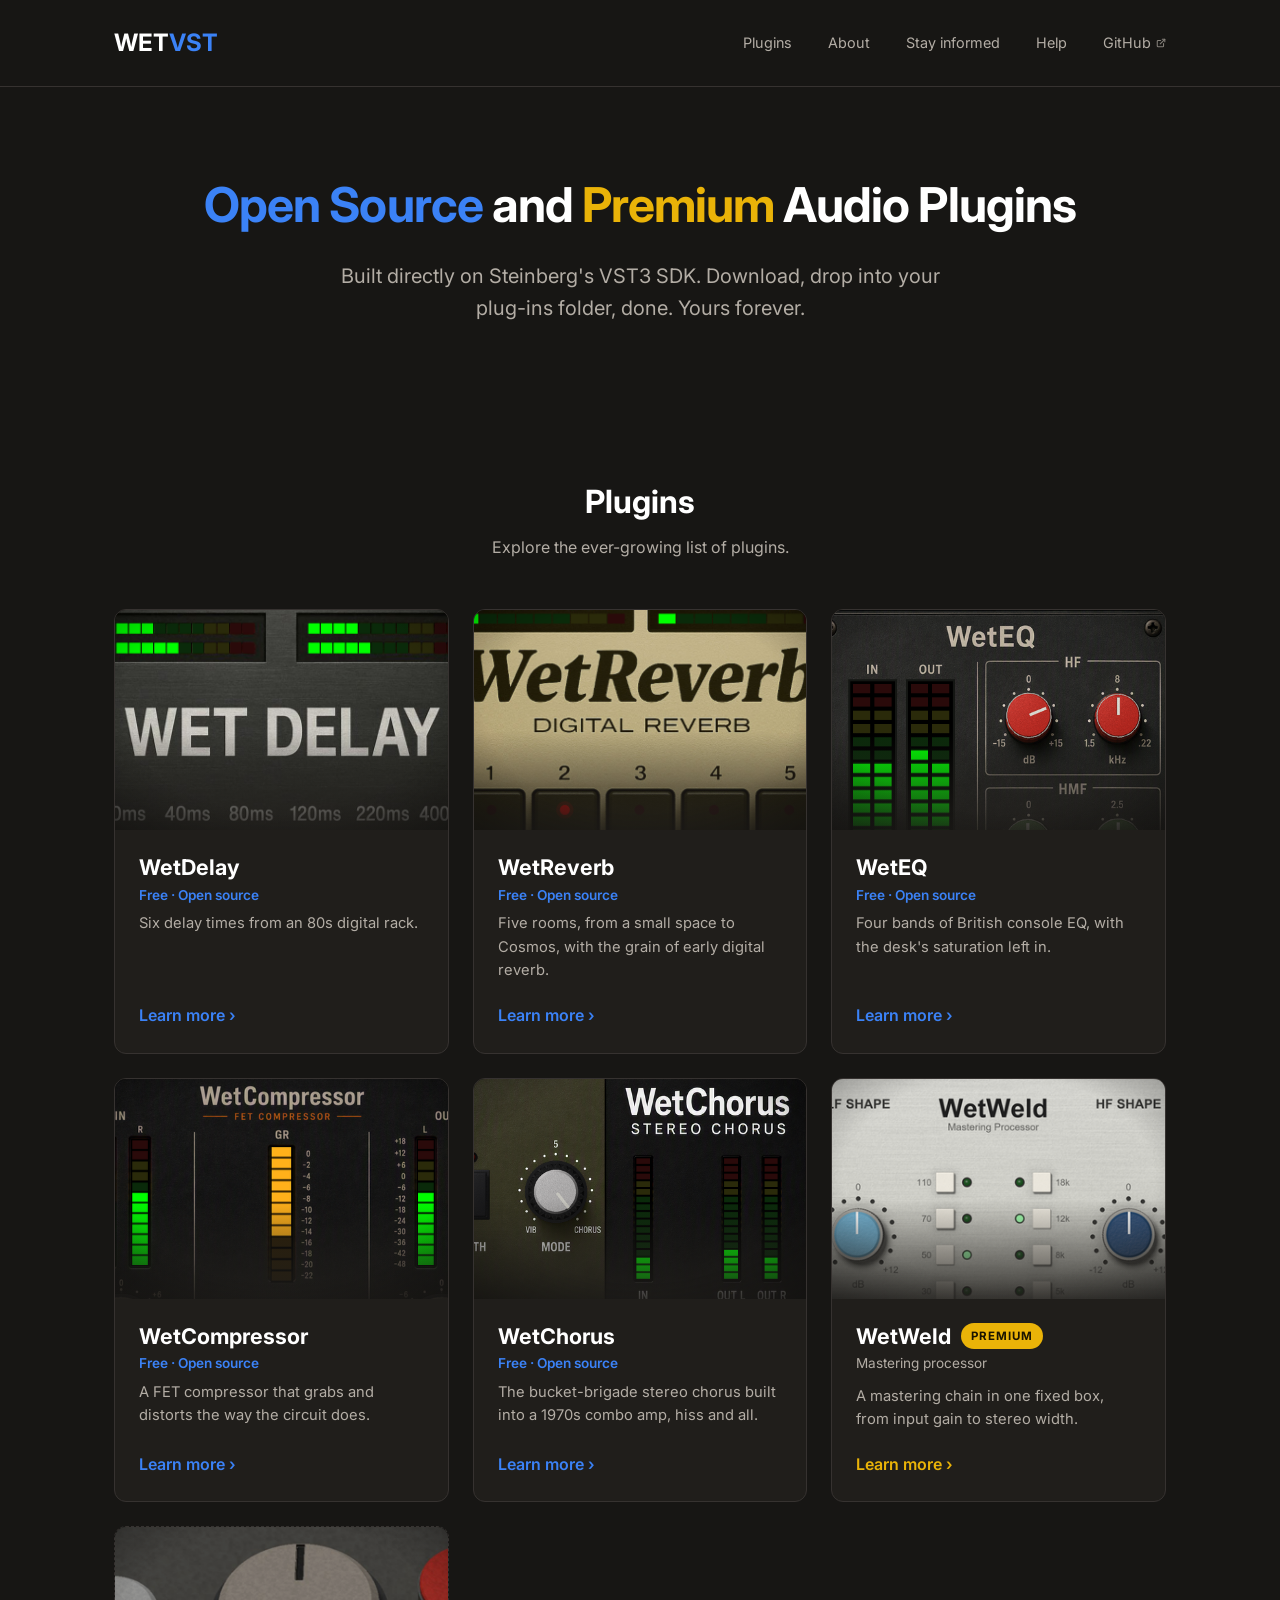
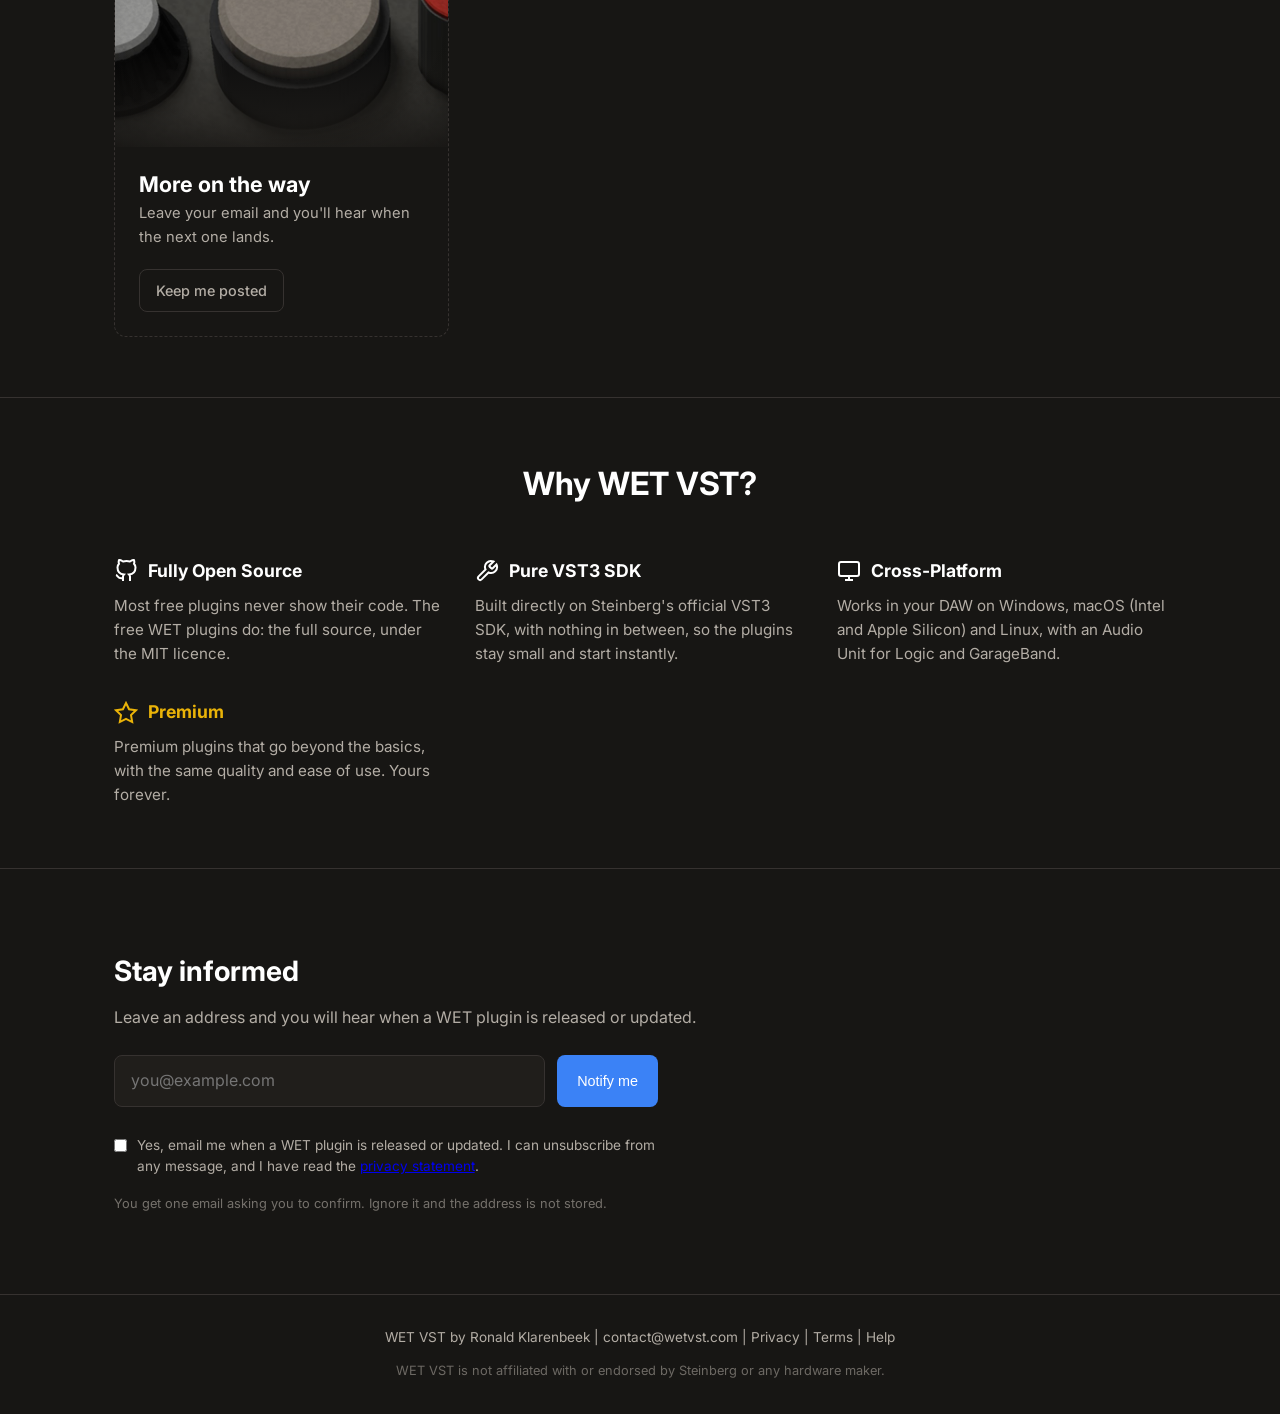
<file: index.html>
<!DOCTYPE html>
<html lang="en">
<head>
    <meta charset="UTF-8">
    <meta name="viewport" content="width=device-width, initial-scale=1.0">
    <title>WET VST - Open Source Audio Plugins</title>
    <meta name="description" content="Free, open source VST3 audio plugins for Windows, Linux, and macOS. Built with pure Steinberg VST3 SDK. No frameworks, no bloat.">
    <link rel="preconnect" href="https://fonts.googleapis.com">
    <link rel="preconnect" href="https://fonts.gstatic.com" crossorigin>
    <link href="https://fonts.googleapis.com/css2?family=Inter:wght@400;500;600;700&display=swap" rel="stylesheet">
    <link rel="stylesheet" href="/site.css">
</head>
<body>
    <header>
        <div class="container">
            <div class="header-content">
                <a href="/" class="logo">WET<span>VST</span></a>
                <nav>
                    <a href="#plugins">Plugins</a>
                    <a href="#philosophy">About</a>
                    <a href="#notify">Stay informed</a>
                    <a href="/help/">Help</a>
                    <a href="https://github.com/yonie" target="_blank" rel="noopener">GitHub<svg class="ext-icon" viewBox="0 0 24 24" fill="none" stroke="currentColor" stroke-width="2.5" stroke-linecap="round" stroke-linejoin="round" aria-hidden="true"><path d="M18 13v6a2 2 0 0 1-2 2H5a2 2 0 0 1-2-2V8a2 2 0 0 1 2-2h6"/><polyline points="15 3 21 3 21 9"/><line x1="10" y1="14" x2="21" y2="3"/></svg></a>
                </nav>
            </div>
        </div>
    </header>

    <main>
        <section class="hero">
            <div class="container">
                <h1><span class="hl-free">Open Source</span> and <span class="hl-premium">Premium</span> Audio Plugins</h1>
                <p class="subtitle">Built directly on Steinberg's VST3 SDK. Download, drop into your plug-ins folder, done. Yours forever.</p>
            </div>
        </section>

        <section class="plugins" id="plugins">
            <div class="container">
                <div class="section-header">
                    <h2>Plugins</h2>
                    <p>Explore the ever-growing list of plugins.</p>
                </div>

                <!-- plugins:start (generated by make-pdp.py in the hub; edit there) -->
                <div class="plugin-grid cards">
                    <div class="card">
                        <a href="/wetdelay/" class="card-img"><img src="/img/wetdelay.png" alt="The WetDelay panel" loading="lazy" style="object-position: 50% 28%; transform-origin: 50% 28%; --zoom: 1.25"></a>
                        <div class="card-body">
                            <h3><a href="/wetdelay/">WetDelay</a></h3>
                            
                            <p class="card-free">Free · Open source</p>
                            <p class="card-line">Six delay times from an 80s digital rack.</p>
                            <div class="plugin-actions">
                                <a href="/wetdelay/" class="more-link more-free">Learn more <span aria-hidden="true">&rsaquo;</span></a>
                            </div>
                        </div>
                    </div>
                    <div class="card">
                        <a href="/wetreverb/" class="card-img"><img src="/img/wetreverb.png" alt="The WetReverb panel" loading="lazy" style="object-position: 50% 45%; transform-origin: 50% 45%; --zoom: 1.3"></a>
                        <div class="card-body">
                            <h3><a href="/wetreverb/">WetReverb</a></h3>
                            
                            <p class="card-free">Free · Open source</p>
                            <p class="card-line">Five rooms, from a small space to Cosmos, with the grain of early digital reverb.</p>
                            <div class="plugin-actions">
                                <a href="/wetreverb/" class="more-link more-free">Learn more <span aria-hidden="true">&rsaquo;</span></a>
                            </div>
                        </div>
                    </div>
                    <div class="card">
                        <a href="/weteq/" class="card-img"><img src="/img/weteq.png" alt="The WetEQ panel" loading="lazy" style="object-position: 75% 0%; transform-origin: 75% 0%; --zoom: 1.1"></a>
                        <div class="card-body">
                            <h3><a href="/weteq/">WetEQ</a></h3>
                            
                            <p class="card-free">Free · Open source</p>
                            <p class="card-line">Four bands of British console EQ, with the desk's saturation left in.</p>
                            <div class="plugin-actions">
                                <a href="/weteq/" class="more-link more-free">Learn more <span aria-hidden="true">&rsaquo;</span></a>
                            </div>
                        </div>
                    </div>
                    <div class="card">
                        <a href="/wetcompressor/" class="card-img"><img src="/img/wetcompressor.png" alt="The WetCompressor panel" loading="lazy" style="object-position: 50% 6%; transform-origin: 50% 6%; --zoom: 1.6"></a>
                        <div class="card-body">
                            <h3><a href="/wetcompressor/">WetCompressor</a></h3>
                            
                            <p class="card-free">Free · Open source</p>
                            <p class="card-line">A FET compressor that grabs and distorts the way the circuit does.</p>
                            <div class="plugin-actions">
                                <a href="/wetcompressor/" class="more-link more-free">Learn more <span aria-hidden="true">&rsaquo;</span></a>
                            </div>
                        </div>
                    </div>
                    <div class="card">
                        <a href="/wetchorus/" class="card-img"><img src="/img/wetchorus.png" alt="The WetChorus panel" loading="lazy" style="object-position: 92% 40%; transform-origin: 92% 40%; --zoom: 1.5"></a>
                        <div class="card-body">
                            <h3><a href="/wetchorus/">WetChorus</a></h3>
                            
                            <p class="card-free">Free · Open source</p>
                            <p class="card-line">The bucket-brigade stereo chorus built into a 1970s combo amp, hiss and all.</p>
                            <div class="plugin-actions">
                                <a href="/wetchorus/" class="more-link more-free">Learn more <span aria-hidden="true">&rsaquo;</span></a>
                            </div>
                        </div>
                    </div>
                    <div class="card">
                        <a href="/wetweld/" class="card-img"><img src="/img/wetweld-hero.png" alt="The WetWeld panel" loading="lazy" style="object-position: 47% 22%; transform-origin: 47% 22%; --zoom: 1.4"></a>
                        <div class="card-body">
                            <h3><a href="/wetweld/">WetWeld</a><span class="badge-premium">Premium</span></h3>
                            <p class="card-kind">Mastering processor</p>
                            
                            <p class="card-line">A mastering chain in one fixed box, from input gain to stereo width.</p>
                            <div class="plugin-actions">
                                <a href="/wetweld/" class="more-link more-premium">Learn more <span aria-hidden="true">&rsaquo;</span></a>
                            </div>
                        </div>
                    </div>
                    <div class="card soon">
                        <a href="#notify" class="card-img" aria-hidden="true" tabindex="-1"><img src="/img/soon.jpg" alt="" loading="lazy"></a>
                        <div class="card-body">
                            <h3><a href="#notify">More on the way</a></h3>
                            <p class="card-line">Leave your email and you'll hear when the next one lands.</p>
                            <div class="plugin-actions"><a href="#notify" class="btn btn-secondary">Keep me posted</a></div>
                        </div>
                    </div>
                </div>
                <!-- plugins:end -->

            </div>
        </section>



        <section class="philosophy" id="philosophy">
            <div class="container">
                <div class="section-header">
                    <h2>Why WET VST?</h2>
                </div>

                <div class="philosophy-grid">
                    <div class="philosophy-item">
                        <h3>
                            <svg width="24" height="24" viewBox="0 0 24 24" fill="none" stroke="currentColor" stroke-width="2"><path d="M9 19c-5 1.5-5-2.5-7-3m14 6v-3.87a3.37 3.37 0 0 0-.94-2.61c3.14-.35 6.44-1.54 6.44-7A5.44 5.44 0 0 0 20 4.77 5.07 5.07 0 0 0 19.91 1S18.73.65 16 2.48a13.38 13.38 0 0 0-7 0C6.27.65 5.09 1 5.09 1A5.07 5.07 0 0 0 5 4.77a5.44 5.44 0 0 0-1.5 3.78c0 5.42 3.3 6.61 6.44 7A3.37 3.37 0 0 0 9 18.13V22"/></svg>
                            Fully Open Source
                        </h3>
                        <p>Most free plugins never show their code. The free WET plugins do: the full source, under the MIT licence.</p>
                    </div>

                    <div class="philosophy-item">
                        <h3>
                            <svg width="24" height="24" viewBox="0 0 24 24" fill="none" stroke="currentColor" stroke-width="2"><path d="M14.7 6.3a1 1 0 0 0 0 1.4l1.6 1.6a1 1 0 0 0 1.4 0l3.77-3.77a6 6 0 0 1-7.94 7.94l-6.91 6.91a2.12 2.12 0 0 1-3-3l6.91-6.91a6 6 0 0 1 7.94-7.94l-3.76 3.76z"/></svg>
                            Pure VST3 SDK
                        </h3>
                        <p>Built directly on Steinberg's official VST3 SDK, with nothing in between, so the plugins stay small and start instantly.</p>
                    </div>


                    <div class="philosophy-item">
                        <h3>
                            <svg width="24" height="24" viewBox="0 0 24 24" fill="none" stroke="currentColor" stroke-width="2"><rect x="2" y="3" width="20" height="14" rx="2"/><path d="M8 21h8M12 17v4"/></svg>
                            Cross-Platform
                        </h3>
                        <p>Works in your DAW on Windows, macOS (Intel and Apple Silicon) and Linux, with an Audio Unit for Logic and GarageBand.</p>
                    </div>

                    <div class="philosophy-item premium">
                        <h3>
                            <svg width="24" height="24" viewBox="0 0 24 24" fill="none" stroke="currentColor" stroke-width="2"><polygon points="12 2 15.09 8.26 22 9.27 17 14.14 18.18 21.02 12 17.77 5.82 21.02 7 14.14 2 9.27 8.91 8.26 12 2"/></svg>
                            Premium
                        </h3>
                        <p>Premium plugins that go beyond the basics, with the same quality and ease of use. Yours forever.</p>
                    </div>
                </div>
            </div>
        </section>

        <!-- Release notices: consent only, release announcements only. -->
        <section class="notify" id="notify">
            <div class="container">
                <h2>Stay informed</h2>
                <p>Leave an address and you will hear when a WET plugin is released or updated.</p>
                <!-- Posts straight to the list provider. Field names are theirs, not ours:
                     EMAIL, the email_address_check honeypot (must stay empty) and locale.
                     The consent box deliberately has no name attribute - it is required in the
                     browser but never submitted, so the provider only ever receives the address. -->
                <form class="notify-form" action="https://078f49d4.sibforms.com/serve/[base64]" method="post">
                    <div class="notify-hp" aria-hidden="true">
                        <label>Leave this blank<input type="text" name="email_address_check" tabindex="-1" autocomplete="off"></label>
                    </div>
                    <input type="hidden" name="locale" value="en">
                    <label class="sr-only" for="email_address">Email address</label>
                    <input id="email_address" name="EMAIL" type="email" required placeholder="you@example.com" autocomplete="email">
                    <button type="submit" class="btn btn-primary">Notify me</button>
                    <label class="notify-consent">
                        <input type="checkbox" required>
                        <span>Yes, email me when a WET plugin is released or updated. I can unsubscribe from any message, and I have read the <a href="privacy.html">privacy statement</a>.</span>
                    </label>
                </form>
                <p class="notify-note">You get one email asking you to confirm. Ignore it and the address is not stored.</p>
            </div>
        </section>

    </main>

    <footer>
        <div class="container">
            <p>WET VST by <a href="https://github.com/yonie">Ronald Klarenbeek</a> | <a href="mailto:contact@wetvst.com">contact@wetvst.com</a> | <a href="/privacy.html">Privacy</a> | <a href="/terms.html">Terms</a> | <a href="/help/">Help</a></p>
            <p style="font-size:0.8rem;opacity:0.55;margin:0.75rem auto 0;max-width:52rem">WET VST is not affiliated with or endorsed by Steinberg or any hardware maker.</p>
        </div>
    </footer>
</body>
</html>
</file>
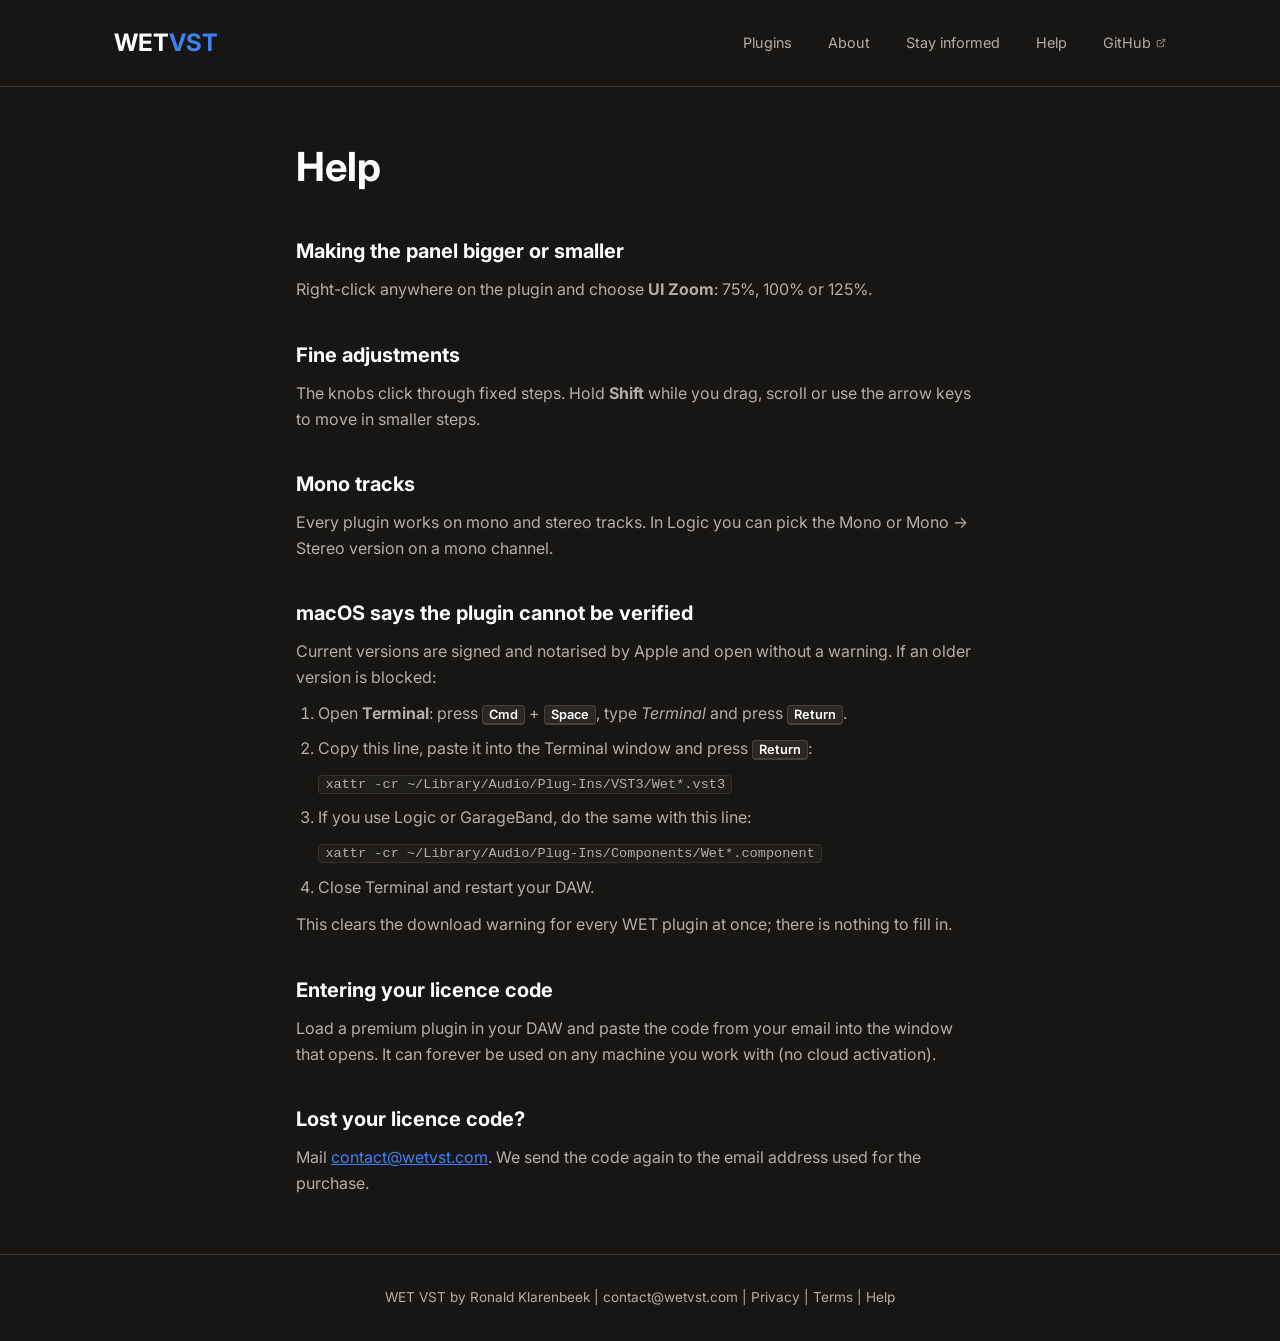
<file: help/index.html>
<!DOCTYPE html>
<html lang="en">
<head>
    <meta charset="UTF-8">
    <meta name="viewport" content="width=device-width, initial-scale=1.0">
    <title>Help - WET VST</title>
    <meta name="description" content="Resizing the panel, fine adjustments, mono tracks, macOS warnings and licence codes.">
    <link rel="preconnect" href="https://fonts.googleapis.com">
    <link rel="preconnect" href="https://fonts.gstatic.com" crossorigin>
    <link href="https://fonts.googleapis.com/css2?family=Inter:wght@400;500;600;700&display=swap" rel="stylesheet">
    <link rel="stylesheet" href="/site.css">
</head>
<body>
    <header>
        <div class="container">
            <div class="header-content">
                <a href="/" class="logo">WET<span>VST</span></a>
                <nav>
                    <a href="/#plugins">Plugins</a>
                    <a href="/#philosophy">About</a>
                    <a href="/#notify">Stay informed</a>
                    <a href="/help/">Help</a>
                    <a href="https://github.com/yonie" target="_blank" rel="noopener">GitHub<svg class="ext-icon" viewBox="0 0 24 24" fill="none" stroke="currentColor" stroke-width="2.5" stroke-linecap="round" stroke-linejoin="round" aria-hidden="true"><path d="M18 13v6a2 2 0 0 1-2 2H5a2 2 0 0 1-2-2V8a2 2 0 0 1 2-2h6"/><polyline points="15 3 21 3 21 9"/><line x1="10" y1="14" x2="21" y2="3"/></svg></a>
                </nav>
            </div>
        </div>
    </header>

    <main>
        <section class="pdp-section" style="border-top:none">
            <div class="container help">
                <h1>Help</h1>

                <h2>Making the panel bigger or smaller</h2>
                <p>Right-click anywhere on the plugin and choose <strong>UI Zoom</strong>: 75%, 100% or 125%.</p>

                <h2>Fine adjustments</h2>
                <p>The knobs click through fixed steps. Hold <strong>Shift</strong> while you drag, scroll or use the arrow keys to move in smaller steps.</p>

                <h2>Mono tracks</h2>
                <p>Every plugin works on mono and stereo tracks. In Logic you can pick the Mono or Mono &rarr; Stereo version on a mono channel.</p>

                <h2>macOS says the plugin cannot be verified</h2>
                <p>Current versions are signed and notarised by Apple and open without a warning. If an older version is blocked:</p>
                <ol class="help-steps">
                    <li>Open <strong>Terminal</strong>: press <kbd>Cmd</kbd> + <kbd>Space</kbd>, type <em>Terminal</em> and press <kbd>Return</kbd>.</li>
                    <li>Copy this line, paste it into the Terminal window and press <kbd>Return</kbd>:
                        <p><code class="copy">xattr -cr ~/Library/Audio/Plug-Ins/VST3/Wet*.vst3</code></p></li>
                    <li>If you use Logic or GarageBand, do the same with this line:
                        <p><code class="copy">xattr -cr ~/Library/Audio/Plug-Ins/Components/Wet*.component</code></p></li>
                    <li>Close Terminal and restart your DAW.</li>
                </ol>
                <p>This clears the download warning for every WET plugin at once; there is nothing to fill in.</p>

                <h2>Entering your licence code</h2>
                <p>Load a premium plugin in your DAW and paste the code from your email into the window that opens. It can forever be used on any machine you work with (no cloud activation).</p>

                <h2 id="resend">Lost your licence code?</h2>
                <p>Mail <a href="mailto:contact@wetvst.com">contact@wetvst.com</a>. We send the code again to the email address used for the purchase.</p>

            </div>
        </section>
    </main>

    <footer>
        <div class="container">
            <p>WET VST by <a href="https://github.com/yonie">Ronald Klarenbeek</a> | <a href="mailto:contact@wetvst.com">contact@wetvst.com</a> | <a href="/privacy.html">Privacy</a> | <a href="/terms.html">Terms</a> | <a href="/help/">Help</a></p>
        </div>
    </footer>
</body>
</html>
</file>
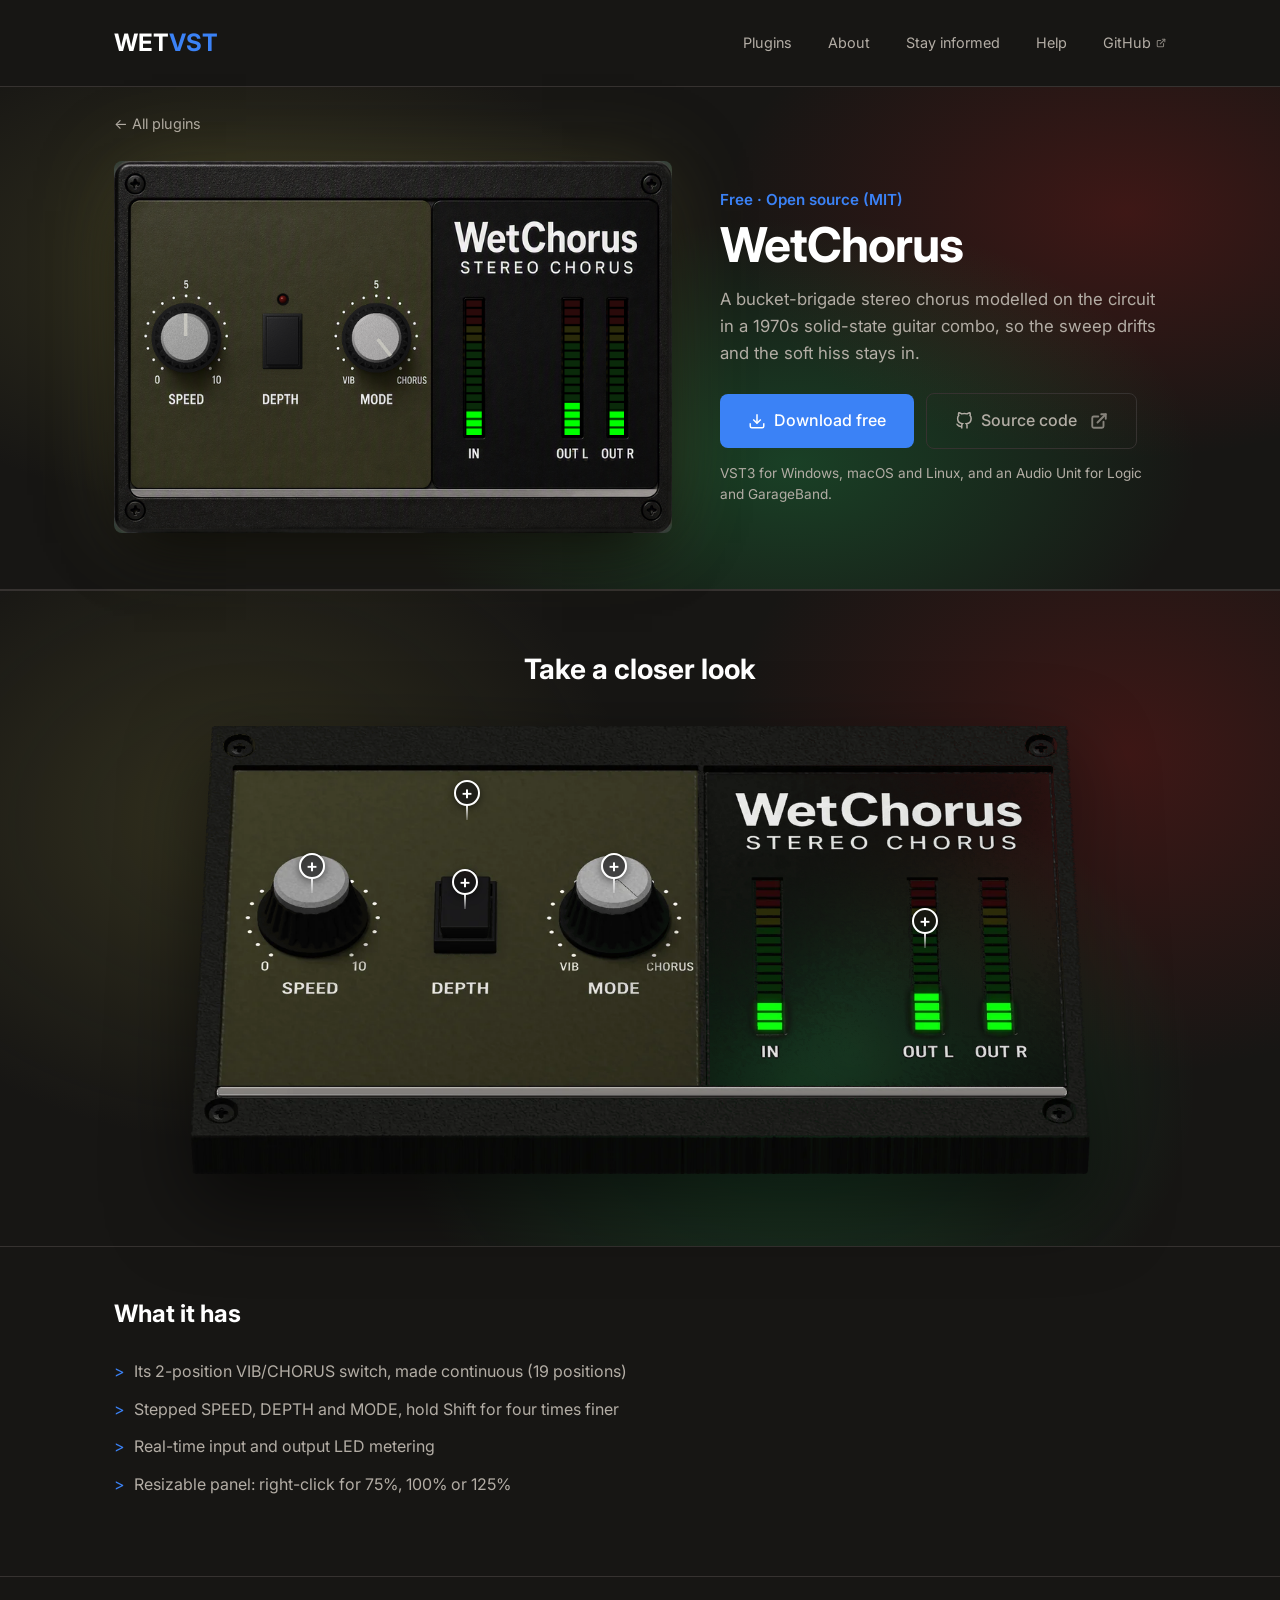
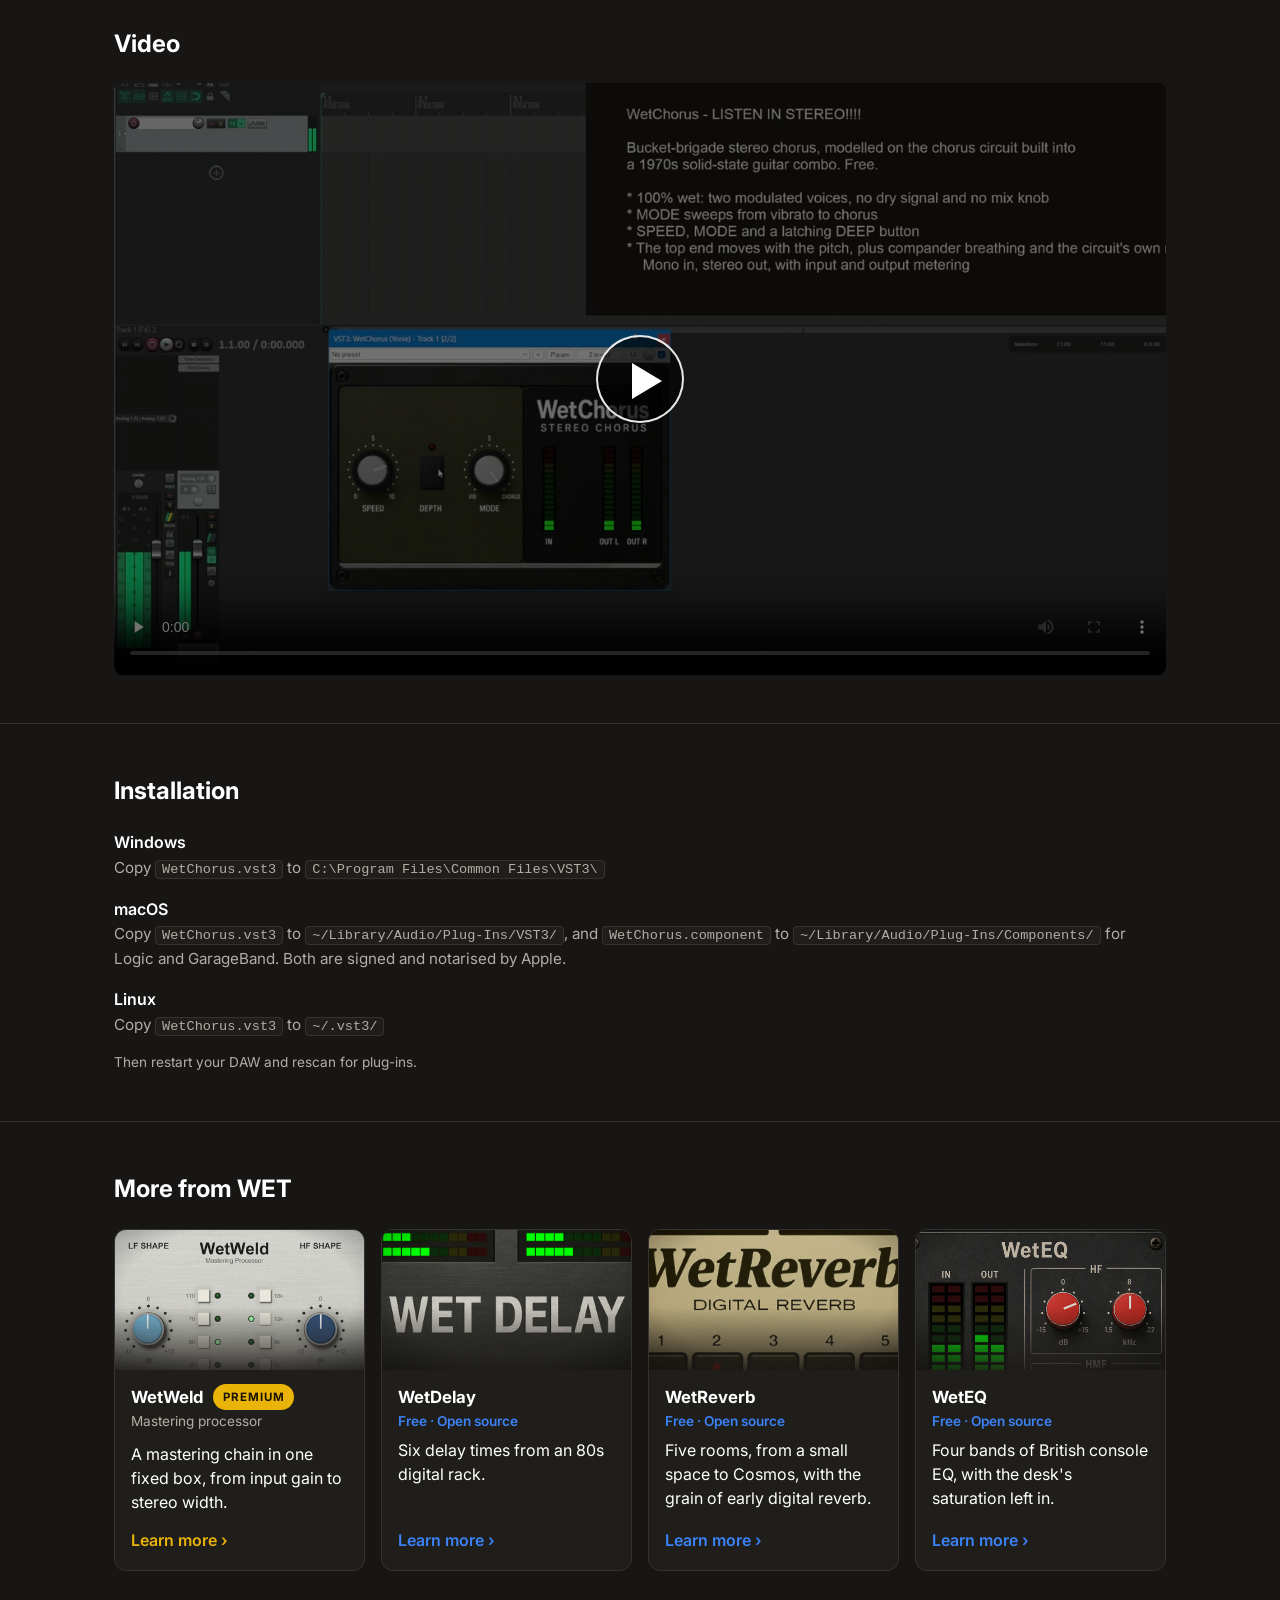
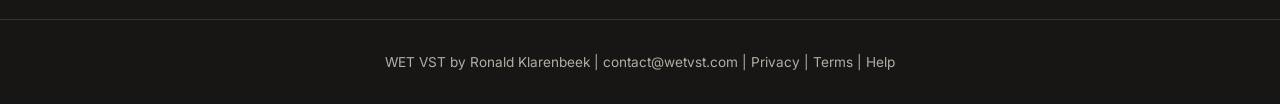
<file: wetchorus/index.html>
<!DOCTYPE html>
<html lang="en">
<head>
    <meta charset="UTF-8">
    <meta name="viewport" content="width=device-width, initial-scale=1.0">
    <title>WetChorus - Stereo chorus - WET VST</title>
    <meta name="description" content="A bucket-brigade stereo chorus modelled on the circuit in a 1970s solid-state guitar combo, so the sweep drifts and the soft hiss stays in.">
    <meta property="og:title" content="WetChorus by WET VST">
    <meta property="og:description" content="A bucket-brigade stereo chorus modelled on the circuit in a 1970s solid-state guitar combo, so the sweep drifts and the soft hiss stays in.">
    <meta property="og:image" content="https://wetvst.com/img/wetchorus.png">
    <link rel="preconnect" href="https://fonts.googleapis.com">
    <link rel="preconnect" href="https://fonts.gstatic.com" crossorigin>
    <link href="https://fonts.googleapis.com/css2?family=Inter:wght@400;500;600;700&display=swap" rel="stylesheet">
    <link rel="stylesheet" href="/site.css">
</head>
<body>
    <header>
        <div class="container">
            <div class="header-content">
                <a href="/" class="logo">WET<span>VST</span></a>
                <nav>
                    <a href="/#plugins">Plugins</a>
                    <a href="/#philosophy">About</a>
                    <a href="/#notify">Stay informed</a>
                    <a href="/help/">Help</a>
                    <a href="https://github.com/yonie" target="_blank" rel="noopener">GitHub<svg class="ext-icon" viewBox="0 0 24 24" fill="none" stroke="currentColor" stroke-width="2.5" stroke-linecap="round" stroke-linejoin="round" aria-hidden="true"><path d="M18 13v6a2 2 0 0 1-2 2H5a2 2 0 0 1-2-2V8a2 2 0 0 1 2-2h6"/><polyline points="15 3 21 3 21 9"/><line x1="10" y1="14" x2="21" y2="3"/></svg></a>
                </nav>
            </div>
        </div>
    </header>

    <main>
        <section class="pdp-hero" style="--tint: #7d7a3a; background: radial-gradient(ellipse 45% 70% at 18% 35%, color-mix(in srgb, #8a8540 24%, transparent), transparent 70%), radial-gradient(ellipse 45% 70% at 62% 75%, color-mix(in srgb, #22c55e 24%, transparent), transparent 70%), radial-gradient(ellipse 45% 70% at 88% 25%, color-mix(in srgb, #b91c1c 24%, transparent), transparent 70%)">
            <div class="container">
                <a href="/#plugins" class="pdp-back">&larr; All plugins</a>
                <div class="pdp-hero-grid">
                    <div class="pdp-stage"><img src="/img/wetchorus.png" alt="The WetChorus panel" class="pdp-render"></div>
                    <div class="pdp-copy">
                        <p class="pdp-free">Free · Open source (MIT)</p>
                        <div class="pdp-title">
                            <h1>WetChorus</h1>
                        </div>
                        
                        <p class="pdp-lead">A bucket-brigade stereo chorus modelled on the circuit in a 1970s solid-state guitar combo, so the sweep drifts and the soft hiss stays in.</p>
                        <div class="pdp-actions">
                    <a href="/download/wetchorus" class="btn btn-primary"><svg viewBox="0 0 24 24" fill="none" stroke="currentColor" stroke-width="2"><path d="M21 15v4a2 2 0 0 1-2 2H5a2 2 0 0 1-2-2v-4"/><polyline points="7 10 12 15 17 10"/><line x1="12" y1="15" x2="12" y2="3"/></svg>Download free</a>
                    <a href="https://github.com/yonie/WetChorus" class="btn btn-secondary" target="_blank" rel="noopener"><svg viewBox="0 0 24 24" fill="none" stroke="currentColor" stroke-width="2"><path d="M9 19c-5 1.5-5-2.5-7-3m14 6v-3.87a3.37 3.37 0 0 0-.94-2.61c3.14-.35 6.44-1.54 6.44-7A5.44 5.44 0 0 0 20 4.77 5.07 5.07 0 0 0 19.91 1S18.73.65 16 2.48a13.38 13.38 0 0 0-7 0C6.27.65 5.09 1 5.09 1A5.07 5.07 0 0 0 5 4.77a5.44 5.44 0 0 0-1.5 3.78c0 5.42 3.3 6.61 6.44 7A3.37 3.37 0 0 0 9 18.13V22"/></svg>Source code<svg class="ext-icon" viewBox="0 0 24 24" fill="none" stroke="currentColor" stroke-width="2.5" stroke-linecap="round" stroke-linejoin="round" aria-hidden="true"><path d="M18 13v6a2 2 0 0 1-2 2H5a2 2 0 0 1-2-2V8a2 2 0 0 1 2-2h6"/><polyline points="15 3 21 3 21 9"/><line x1="10" y1="14" x2="21" y2="3"/></svg></a>
                </div>
                <p class="pdp-meta">VST3 for Windows, macOS and Linux, and an Audio Unit for Logic and GarageBand.</p>
                    </div>
                </div>
            </div>
        </section>

        <section class="pdp-closer" style="background: radial-gradient(ellipse 45% 70% at 18% 35%, color-mix(in srgb, #8a8540 24%, transparent), transparent 70%), radial-gradient(ellipse 45% 70% at 62% 75%, color-mix(in srgb, #22c55e 24%, transparent), transparent 70%), radial-gradient(ellipse 45% 70% at 88% 25%, color-mix(in srgb, #b91c1c 24%, transparent), transparent 70%)">
            <div class="container">
                <h2>Take a closer look</h2>
                <div class="closer-stage">
                    <img src="/img/3d/wetchorus.webp" alt="WetChorus, rendered in 3D" loading="lazy">
                    <button class="spot" style="left: 13.52%; top: 38.12%" aria-label="Speed"><span class="spot-card"><strong>Speed</strong>From a slow, lazy swirl to a fast shimmer.</span></button>
                    <button class="spot" style="left: 30.58%; top: 41.79%" aria-label="Depth"><span class="spot-card"><strong>Depth</strong>Two strengths of sweep: gentle, or deep and lush. The lamp shows which.</span></button>
                    <button class="spot" style="left: 47.07%; top: 38.21%" aria-label="Mode"><span class="spot-card"><strong>Mode</strong>From vibrato to full stereo chorus. All the way right is the classic wide sound.</span></button>
                    <button class="spot left" style="left: 81.64%; top: 50.51%" aria-label="Meters"><span class="spot-card"><strong>Meters</strong>Real-time, high-resolution metering of the input and each side of the output.</span></button>
                    <button class="spot" style="left: 30.83%; top: 21.87%" aria-label="Resize the panel"><span class="spot-card"><strong>Resize the panel</strong>Right-click anywhere on the panel to make it bigger or smaller: 75%, 100% or 125%.</span></button>
                </div>
                <p class="closer-caption" aria-live="polite" hidden></p>
            </div>
        </section>

        <section class="pdp-section">
            <div class="container pdp-cols single">
                <div>
                    <h2>What it has</h2>
                    <ul class="plugin-features">
                        <li>Its 2-position VIB/CHORUS switch, made continuous (19 positions)</li>
                        <li>Stepped SPEED, DEPTH and MODE, hold Shift for four times finer</li>
                        <li>Real-time input and output LED metering</li>
                        <li>Resizable panel: right-click for 75%, 100% or 125%</li>
                    </ul>
                </div>

            </div>
        </section>

        <section class="pdp-section">
            <div class="container">
                <h2>Video</h2>
                <div class="pdp-media pdp-video"><video controls preload="none" poster="/video/wetchorus.jpg"><source src="/video/wetchorus.mp4" type="video/mp4"></video><button class="play" type="button" aria-label="Play the video"></button></div>
                <script>
                (function () {
                  var box = document.currentScript.previousElementSibling, v = box.querySelector("video");
                  box.querySelector(".play").addEventListener("click", function () { v.play(); });
                  v.addEventListener("play", function () { box.classList.add("playing"); });
                })();
                </script>
            </div>
        </section>

        <section class="pdp-section">
            <div class="container">
                <h2>Installation</h2>
                <dl class="pdp-install">
                    <dt>Windows</dt>
                    <dd>Copy <code>WetChorus.vst3</code> to <code>C:\Program Files\Common Files\VST3\</code></dd>
                    <dt>macOS</dt>
                    <dd>Copy <code>WetChorus.vst3</code> to <code>~/Library/Audio/Plug-Ins/VST3/</code>, and <code>WetChorus.component</code> to <code>~/Library/Audio/Plug-Ins/Components/</code> for Logic and GarageBand. Both are signed and notarised by Apple.</dd>
                    <dt>Linux</dt>
                    <dd>Copy <code>WetChorus.vst3</code> to <code>~/.vst3/</code></dd>
                </dl>
                <p class="pdp-meta">Then restart your DAW and rescan for plug-ins.</p>
            </div>
        </section>
        <section class="pdp-section">
            <div class="container">
                <h2>More from WET</h2>
                <div class="plugin-grid cards mini-grid">
                    <div class="card mini">
                        <a href="/wetweld/" class="card-img"><img src="/img/wetweld-hero.png" alt="The WetWeld panel" loading="lazy" style="object-position: 47% 22%; transform-origin: 47% 22%; --zoom: 1.4"></a>
                        <div class="card-body">
                            <h3><a href="/wetweld/">WetWeld</a><span class="badge-premium">Premium</span></h3>
                            <p class="card-kind">Mastering processor</p>
                            
                            <p class="card-line">A mastering chain in one fixed box, from input gain to stereo width.</p>
                            <div class="plugin-actions">
                                <a href="/wetweld/" class="more-link more-premium">Learn more <span aria-hidden="true">&rsaquo;</span></a>
                            </div>
                        </div>
                    </div>
                    <div class="card mini">
                        <a href="/wetdelay/" class="card-img"><img src="/img/wetdelay.png" alt="The WetDelay panel" loading="lazy" style="object-position: 50% 28%; transform-origin: 50% 28%; --zoom: 1.25"></a>
                        <div class="card-body">
                            <h3><a href="/wetdelay/">WetDelay</a></h3>
                            
                            <p class="card-free">Free · Open source</p>
                            <p class="card-line">Six delay times from an 80s digital rack.</p>
                            <div class="plugin-actions">
                                <a href="/wetdelay/" class="more-link more-free">Learn more <span aria-hidden="true">&rsaquo;</span></a>
                            </div>
                        </div>
                    </div>
                    <div class="card mini">
                        <a href="/wetreverb/" class="card-img"><img src="/img/wetreverb.png" alt="The WetReverb panel" loading="lazy" style="object-position: 50% 45%; transform-origin: 50% 45%; --zoom: 1.3"></a>
                        <div class="card-body">
                            <h3><a href="/wetreverb/">WetReverb</a></h3>
                            
                            <p class="card-free">Free · Open source</p>
                            <p class="card-line">Five rooms, from a small space to Cosmos, with the grain of early digital reverb.</p>
                            <div class="plugin-actions">
                                <a href="/wetreverb/" class="more-link more-free">Learn more <span aria-hidden="true">&rsaquo;</span></a>
                            </div>
                        </div>
                    </div>
                    <div class="card mini">
                        <a href="/weteq/" class="card-img"><img src="/img/weteq.png" alt="The WetEQ panel" loading="lazy" style="object-position: 75% 0%; transform-origin: 75% 0%; --zoom: 1.1"></a>
                        <div class="card-body">
                            <h3><a href="/weteq/">WetEQ</a></h3>
                            
                            <p class="card-free">Free · Open source</p>
                            <p class="card-line">Four bands of British console EQ, with the desk's saturation left in.</p>
                            <div class="plugin-actions">
                                <a href="/weteq/" class="more-link more-free">Learn more <span aria-hidden="true">&rsaquo;</span></a>
                            </div>
                        </div>
                    </div>
                </div>
            </div>
        </section>
    </main>

    <footer>
        <div class="container">
            <p>WET VST by <a href="https://github.com/yonie">Ronald Klarenbeek</a> | <a href="mailto:contact@wetvst.com">contact@wetvst.com</a> | <a href="/privacy.html">Privacy</a> | <a href="/terms.html">Terms</a> | <a href="/help/">Help</a></p>
        </div>
    </footer>
    <script>
    // Take a closer look: a click opens one marker's card and closes the rest;
    // a second click, a click elsewhere or Escape closes it. On phones the same
    // text goes into the caption under the render.
    (function () {
      var spots = document.querySelectorAll(".spot"), cap = document.querySelector(".closer-caption");
      if (!spots.length) return;
      function close() { spots.forEach(function (s) { s.classList.remove("open"); s.setAttribute("aria-expanded", "false"); }); }
      spots.forEach(function (s) {
        s.setAttribute("aria-expanded", "false");
        s.addEventListener("click", function (e) {
          e.stopPropagation();
          var was = s.classList.contains("open");
          close();
          if (!was) {
            s.classList.add("open"); s.setAttribute("aria-expanded", "true");
            if (cap) { cap.innerHTML = s.querySelector(".spot-card").innerHTML; cap.hidden = false; }
          }
        });
      });
      document.addEventListener("click", close);
      // Three stops across a rack: left end, middle, right end.
      var pan = document.querySelector(".closer-stage.pan");
      if (pan) {
        var track = pan.querySelector(".pan-track"), prev = pan.querySelector(".pan-prev"), next = pan.querySelector(".pan-next");
        var stops = [0, 20.59, 41.18], at = 0;
        var go = function (d) {
          close(); at = Math.max(0, Math.min(stops.length - 1, at + d));
          track.style.transform = "translateX(-" + stops[at] + "%)";
          prev.hidden = at === 0; next.hidden = at === stops.length - 1;
          pan.classList.toggle("at-left", at === 0); pan.classList.toggle("at-right", at === stops.length - 1);
        };
        prev.addEventListener("click", function (e) { e.stopPropagation(); go(-1); });
        next.addEventListener("click", function (e) { e.stopPropagation(); go(1); });
        pan.classList.add("at-left");
      }
      document.addEventListener("keydown", function (e) { if (e.key === "Escape") close(); });
    })();
    </script>
</body>
</html>
</file>
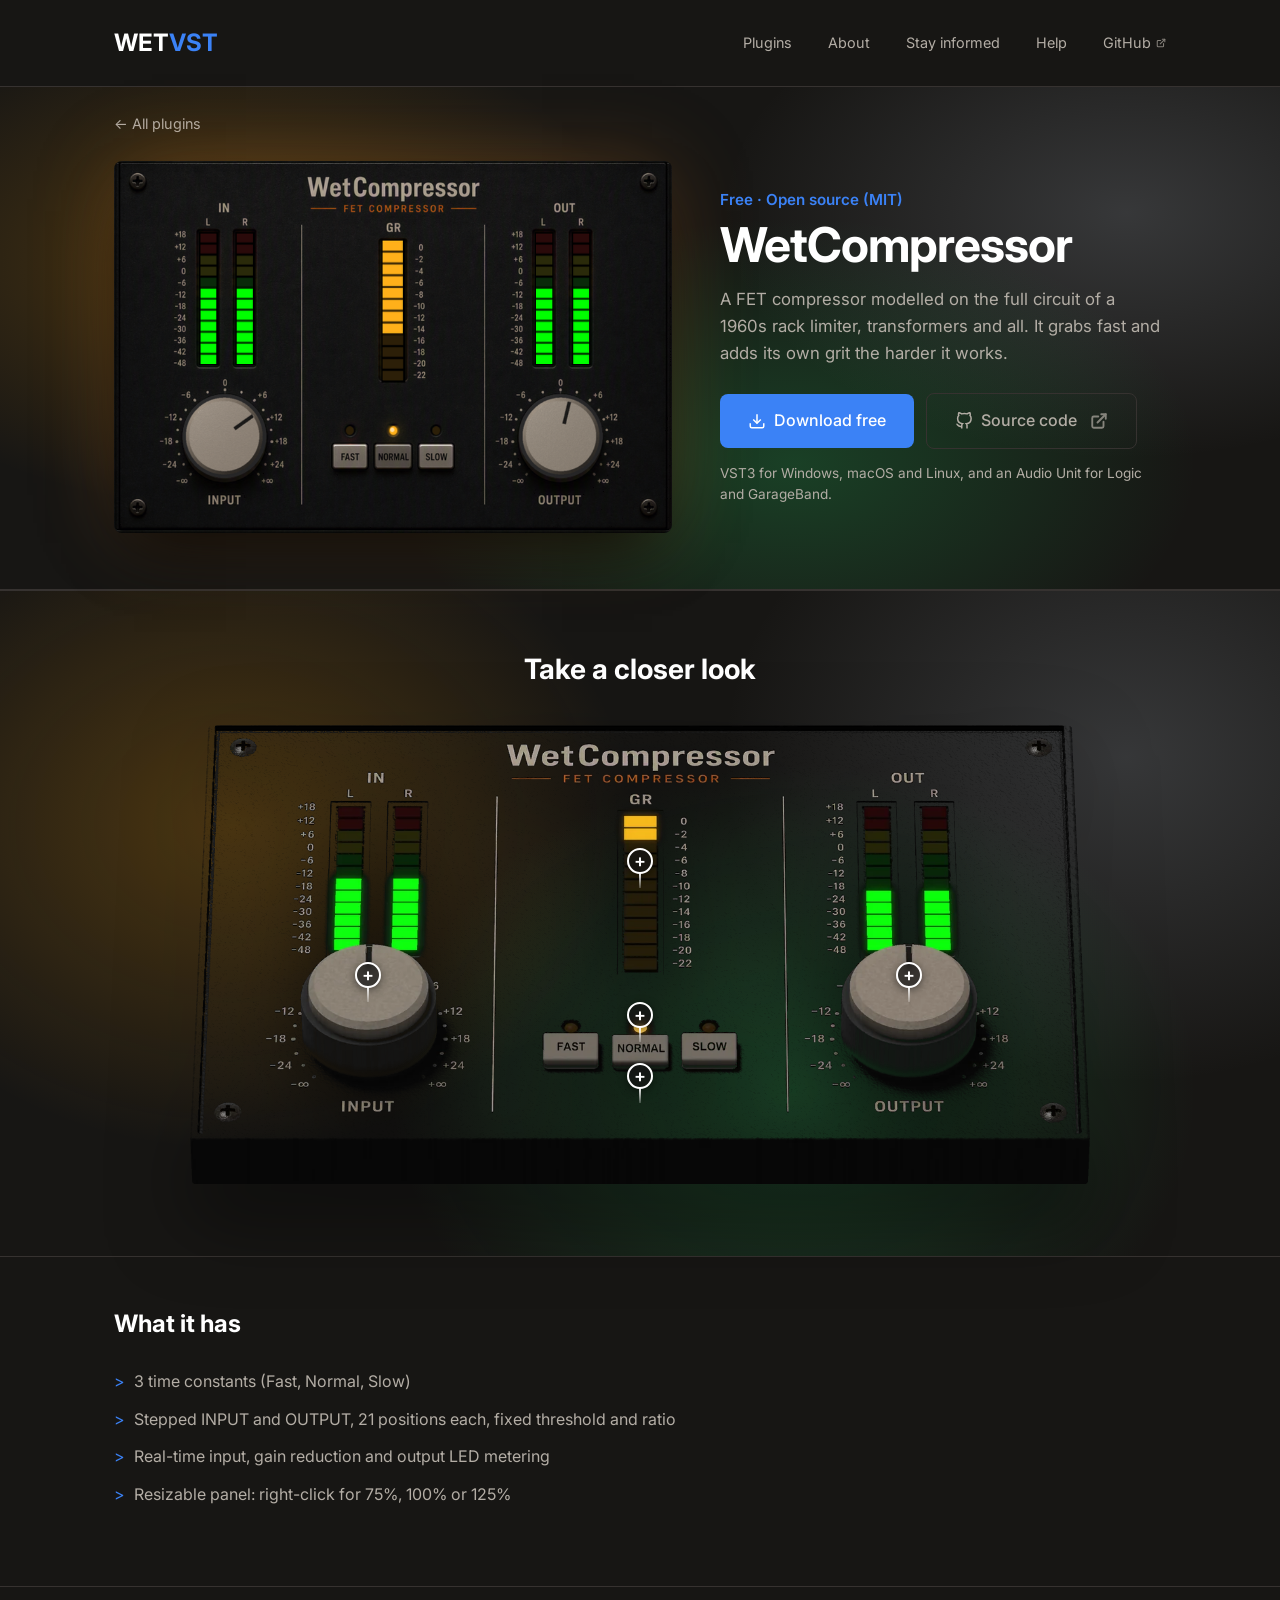
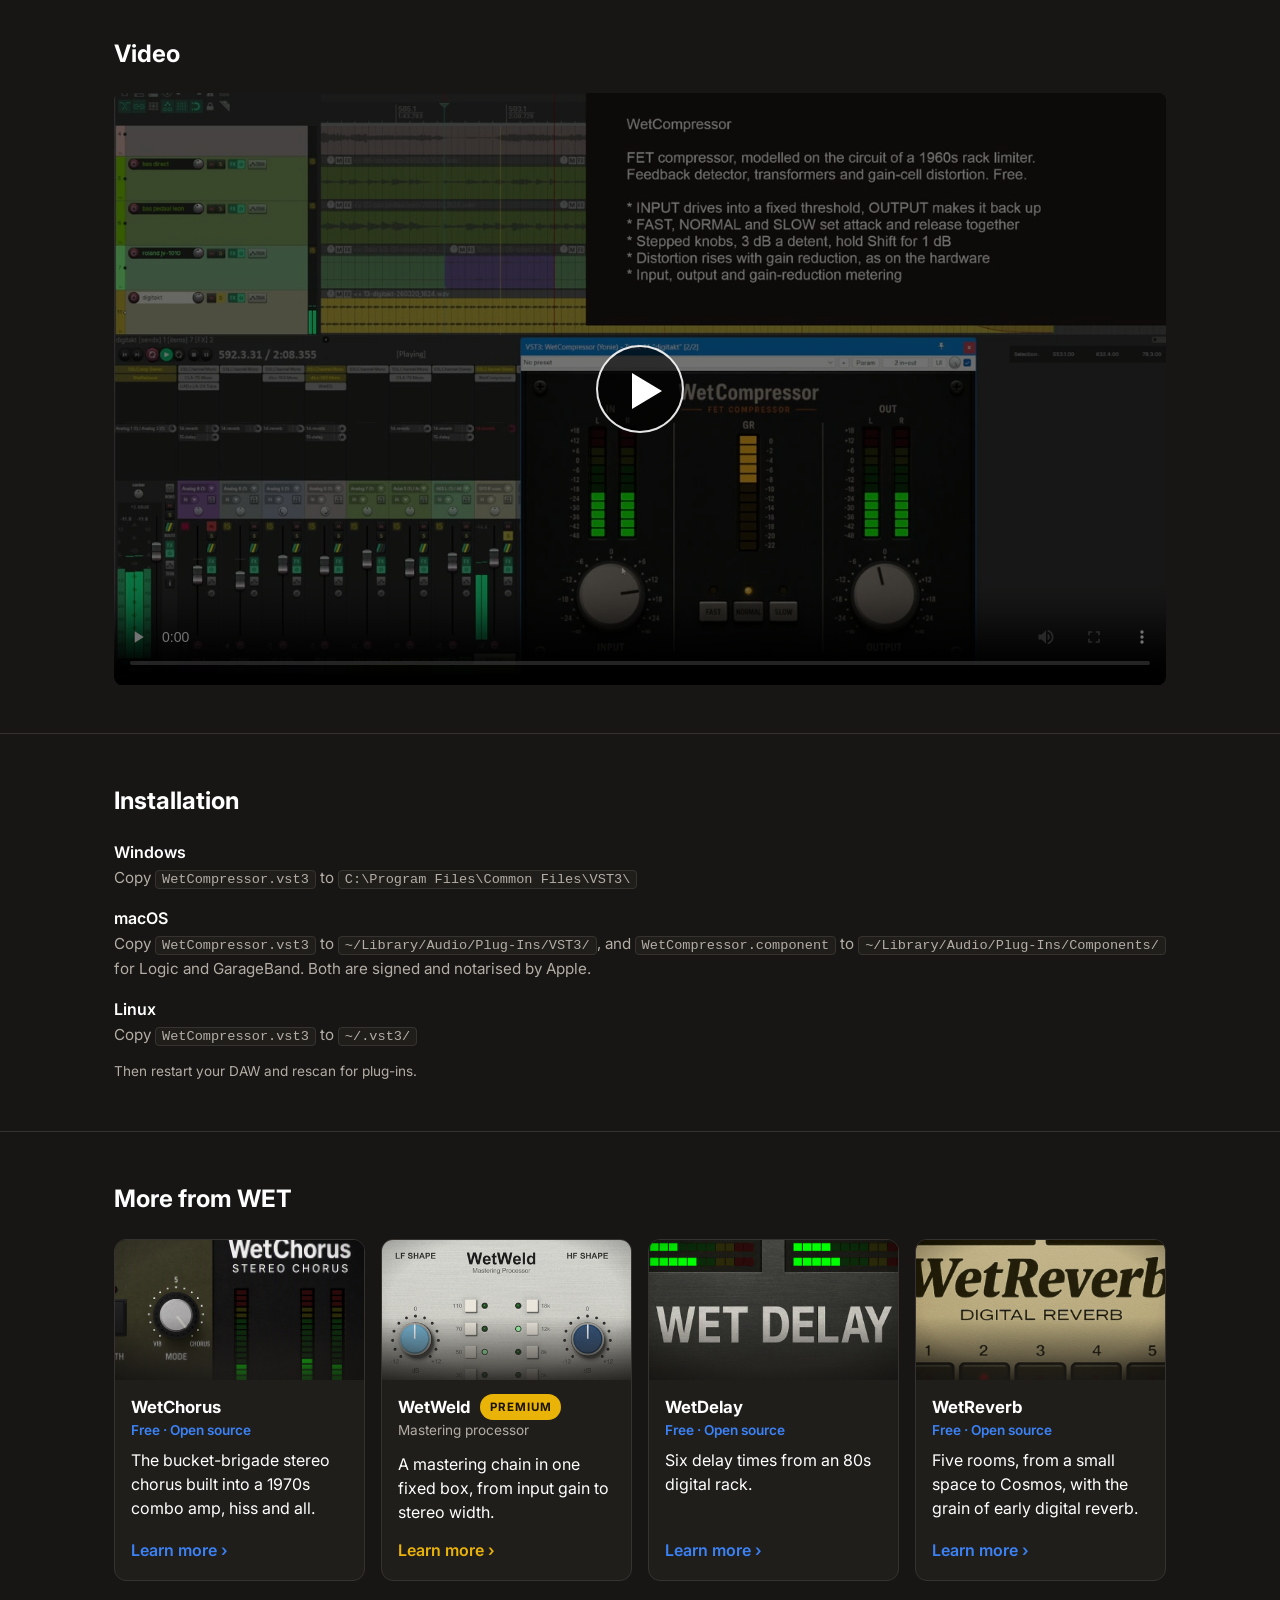
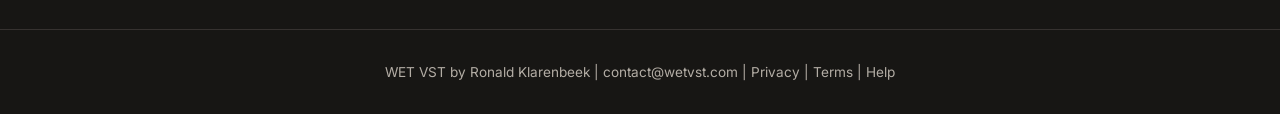
<file: wetcompressor/index.html>
<!DOCTYPE html>
<html lang="en">
<head>
    <meta charset="UTF-8">
    <meta name="viewport" content="width=device-width, initial-scale=1.0">
    <title>WetCompressor - FET compressor - WET VST</title>
    <meta name="description" content="A FET compressor modelled on the full circuit of a 1960s rack limiter, transformers and all. It grabs fast and adds its own grit the harder it works.">
    <meta property="og:title" content="WetCompressor by WET VST">
    <meta property="og:description" content="A FET compressor modelled on the full circuit of a 1960s rack limiter, transformers and all. It grabs fast and adds its own grit the harder it works.">
    <meta property="og:image" content="https://wetvst.com/img/wetcompressor.png">
    <link rel="preconnect" href="https://fonts.googleapis.com">
    <link rel="preconnect" href="https://fonts.gstatic.com" crossorigin>
    <link href="https://fonts.googleapis.com/css2?family=Inter:wght@400;500;600;700&display=swap" rel="stylesheet">
    <link rel="stylesheet" href="/site.css">
</head>
<body>
    <header>
        <div class="container">
            <div class="header-content">
                <a href="/" class="logo">WET<span>VST</span></a>
                <nav>
                    <a href="/#plugins">Plugins</a>
                    <a href="/#philosophy">About</a>
                    <a href="/#notify">Stay informed</a>
                    <a href="/help/">Help</a>
                    <a href="https://github.com/yonie" target="_blank" rel="noopener">GitHub<svg class="ext-icon" viewBox="0 0 24 24" fill="none" stroke="currentColor" stroke-width="2.5" stroke-linecap="round" stroke-linejoin="round" aria-hidden="true"><path d="M18 13v6a2 2 0 0 1-2 2H5a2 2 0 0 1-2-2V8a2 2 0 0 1 2-2h6"/><polyline points="15 3 21 3 21 9"/><line x1="10" y1="14" x2="21" y2="3"/></svg></a>
                </nav>
            </div>
        </div>
    </header>

    <main>
        <section class="pdp-hero" style="--tint: #d9822b; background: radial-gradient(ellipse 45% 70% at 18% 35%, color-mix(in srgb, #f59e0b 24%, transparent), transparent 70%), radial-gradient(ellipse 45% 70% at 62% 75%, color-mix(in srgb, #22c55e 24%, transparent), transparent 70%), radial-gradient(ellipse 45% 70% at 88% 25%, color-mix(in srgb, #9ca3af 24%, transparent), transparent 70%)">
            <div class="container">
                <a href="/#plugins" class="pdp-back">&larr; All plugins</a>
                <div class="pdp-hero-grid">
                    <div class="pdp-stage"><img src="/img/wetcompressor.png" alt="The WetCompressor panel" class="pdp-render"></div>
                    <div class="pdp-copy">
                        <p class="pdp-free">Free · Open source (MIT)</p>
                        <div class="pdp-title">
                            <h1>WetCompressor</h1>
                        </div>
                        
                        <p class="pdp-lead">A FET compressor modelled on the full circuit of a 1960s rack limiter, transformers and all. It grabs fast and adds its own grit the harder it works.</p>
                        <div class="pdp-actions">
                    <a href="/download/wetcompressor" class="btn btn-primary"><svg viewBox="0 0 24 24" fill="none" stroke="currentColor" stroke-width="2"><path d="M21 15v4a2 2 0 0 1-2 2H5a2 2 0 0 1-2-2v-4"/><polyline points="7 10 12 15 17 10"/><line x1="12" y1="15" x2="12" y2="3"/></svg>Download free</a>
                    <a href="https://github.com/yonie/WetCompressor" class="btn btn-secondary" target="_blank" rel="noopener"><svg viewBox="0 0 24 24" fill="none" stroke="currentColor" stroke-width="2"><path d="M9 19c-5 1.5-5-2.5-7-3m14 6v-3.87a3.37 3.37 0 0 0-.94-2.61c3.14-.35 6.44-1.54 6.44-7A5.44 5.44 0 0 0 20 4.77 5.07 5.07 0 0 0 19.91 1S18.73.65 16 2.48a13.38 13.38 0 0 0-7 0C6.27.65 5.09 1 5.09 1A5.07 5.07 0 0 0 5 4.77a5.44 5.44 0 0 0-1.5 3.78c0 5.42 3.3 6.61 6.44 7A3.37 3.37 0 0 0 9 18.13V22"/></svg>Source code<svg class="ext-icon" viewBox="0 0 24 24" fill="none" stroke="currentColor" stroke-width="2.5" stroke-linecap="round" stroke-linejoin="round" aria-hidden="true"><path d="M18 13v6a2 2 0 0 1-2 2H5a2 2 0 0 1-2-2V8a2 2 0 0 1 2-2h6"/><polyline points="15 3 21 3 21 9"/><line x1="10" y1="14" x2="21" y2="3"/></svg></a>
                </div>
                <p class="pdp-meta">VST3 for Windows, macOS and Linux, and an Audio Unit for Logic and GarageBand.</p>
                    </div>
                </div>
            </div>
        </section>

        <section class="pdp-closer" style="background: radial-gradient(ellipse 45% 70% at 18% 35%, color-mix(in srgb, #f59e0b 24%, transparent), transparent 70%), radial-gradient(ellipse 45% 70% at 62% 75%, color-mix(in srgb, #22c55e 24%, transparent), transparent 70%), radial-gradient(ellipse 45% 70% at 88% 25%, color-mix(in srgb, #9ca3af 24%, transparent), transparent 70%)">
            <div class="container">
                <h2>Take a closer look</h2>
                <div class="closer-stage">
                    <img src="/img/3d/wetcompressor.webp" alt="WetCompressor, rendered in 3D" loading="lazy">
                    <button class="spot" style="left: 19.83%; top: 61.25%" aria-label="Input"><span class="spot-card"><strong>Input</strong>Turn it up for more compression and more of that FET bite.</span></button>
                    <button class="spot" style="left: 49.99%; top: 69.81%" aria-label="Fast, Normal, Slow"><span class="spot-card"><strong>Fast, Normal, Slow</strong>How quickly it lets go after a peak. Fast keeps the punch; Slow holds an even level.</span></button>
                    <button class="spot" style="left: 49.99%; top: 36.22%" aria-label="Gain reduction"><span class="spot-card"><strong>Gain reduction</strong>Real-time, high-resolution metering of how hard it is squeezing.</span></button>
                    <button class="spot left" style="left: 79.86%; top: 61.25%" aria-label="Output"><span class="spot-card"><strong>Output</strong>Sets how loud it comes out.</span></button>
                    <button class="spot" style="left: 49.96%; top: 83.2%" aria-label="Resize the panel"><span class="spot-card"><strong>Resize the panel</strong>Right-click anywhere on the panel to make it bigger or smaller: 75%, 100% or 125%.</span></button>
                </div>
                <p class="closer-caption" aria-live="polite" hidden></p>
            </div>
        </section>

        <section class="pdp-section">
            <div class="container pdp-cols single">
                <div>
                    <h2>What it has</h2>
                    <ul class="plugin-features">
                        <li>3 time constants (Fast, Normal, Slow)</li>
                        <li>Stepped INPUT and OUTPUT, 21 positions each, fixed threshold and ratio</li>
                        <li>Real-time input, gain reduction and output LED metering</li>
                        <li>Resizable panel: right-click for 75%, 100% or 125%</li>
                    </ul>
                </div>

            </div>
        </section>

        <section class="pdp-section">
            <div class="container">
                <h2>Video</h2>
                <div class="pdp-media pdp-video"><video controls preload="none" poster="/video/wetcompressor.jpg?v=2"><source src="/video/wetcompressor.mp4?v=2" type="video/mp4"></video><button class="play" type="button" aria-label="Play the video"></button></div>
                <script>
                (function () {
                  var box = document.currentScript.previousElementSibling, v = box.querySelector("video");
                  box.querySelector(".play").addEventListener("click", function () { v.play(); });
                  v.addEventListener("play", function () { box.classList.add("playing"); });
                })();
                </script>
            </div>
        </section>

        <section class="pdp-section">
            <div class="container">
                <h2>Installation</h2>
                <dl class="pdp-install">
                    <dt>Windows</dt>
                    <dd>Copy <code>WetCompressor.vst3</code> to <code>C:\Program Files\Common Files\VST3\</code></dd>
                    <dt>macOS</dt>
                    <dd>Copy <code>WetCompressor.vst3</code> to <code>~/Library/Audio/Plug-Ins/VST3/</code>, and <code>WetCompressor.component</code> to <code>~/Library/Audio/Plug-Ins/Components/</code> for Logic and GarageBand. Both are signed and notarised by Apple.</dd>
                    <dt>Linux</dt>
                    <dd>Copy <code>WetCompressor.vst3</code> to <code>~/.vst3/</code></dd>
                </dl>
                <p class="pdp-meta">Then restart your DAW and rescan for plug-ins.</p>
            </div>
        </section>
        <section class="pdp-section">
            <div class="container">
                <h2>More from WET</h2>
                <div class="plugin-grid cards mini-grid">
                    <div class="card mini">
                        <a href="/wetchorus/" class="card-img"><img src="/img/wetchorus.png" alt="The WetChorus panel" loading="lazy" style="object-position: 92% 40%; transform-origin: 92% 40%; --zoom: 1.5"></a>
                        <div class="card-body">
                            <h3><a href="/wetchorus/">WetChorus</a></h3>
                            
                            <p class="card-free">Free · Open source</p>
                            <p class="card-line">The bucket-brigade stereo chorus built into a 1970s combo amp, hiss and all.</p>
                            <div class="plugin-actions">
                                <a href="/wetchorus/" class="more-link more-free">Learn more <span aria-hidden="true">&rsaquo;</span></a>
                            </div>
                        </div>
                    </div>
                    <div class="card mini">
                        <a href="/wetweld/" class="card-img"><img src="/img/wetweld-hero.png" alt="The WetWeld panel" loading="lazy" style="object-position: 47% 22%; transform-origin: 47% 22%; --zoom: 1.4"></a>
                        <div class="card-body">
                            <h3><a href="/wetweld/">WetWeld</a><span class="badge-premium">Premium</span></h3>
                            <p class="card-kind">Mastering processor</p>
                            
                            <p class="card-line">A mastering chain in one fixed box, from input gain to stereo width.</p>
                            <div class="plugin-actions">
                                <a href="/wetweld/" class="more-link more-premium">Learn more <span aria-hidden="true">&rsaquo;</span></a>
                            </div>
                        </div>
                    </div>
                    <div class="card mini">
                        <a href="/wetdelay/" class="card-img"><img src="/img/wetdelay.png" alt="The WetDelay panel" loading="lazy" style="object-position: 50% 28%; transform-origin: 50% 28%; --zoom: 1.25"></a>
                        <div class="card-body">
                            <h3><a href="/wetdelay/">WetDelay</a></h3>
                            
                            <p class="card-free">Free · Open source</p>
                            <p class="card-line">Six delay times from an 80s digital rack.</p>
                            <div class="plugin-actions">
                                <a href="/wetdelay/" class="more-link more-free">Learn more <span aria-hidden="true">&rsaquo;</span></a>
                            </div>
                        </div>
                    </div>
                    <div class="card mini">
                        <a href="/wetreverb/" class="card-img"><img src="/img/wetreverb.png" alt="The WetReverb panel" loading="lazy" style="object-position: 50% 45%; transform-origin: 50% 45%; --zoom: 1.3"></a>
                        <div class="card-body">
                            <h3><a href="/wetreverb/">WetReverb</a></h3>
                            
                            <p class="card-free">Free · Open source</p>
                            <p class="card-line">Five rooms, from a small space to Cosmos, with the grain of early digital reverb.</p>
                            <div class="plugin-actions">
                                <a href="/wetreverb/" class="more-link more-free">Learn more <span aria-hidden="true">&rsaquo;</span></a>
                            </div>
                        </div>
                    </div>
                </div>
            </div>
        </section>
    </main>

    <footer>
        <div class="container">
            <p>WET VST by <a href="https://github.com/yonie">Ronald Klarenbeek</a> | <a href="mailto:contact@wetvst.com">contact@wetvst.com</a> | <a href="/privacy.html">Privacy</a> | <a href="/terms.html">Terms</a> | <a href="/help/">Help</a></p>
        </div>
    </footer>
    <script>
    // Take a closer look: a click opens one marker's card and closes the rest;
    // a second click, a click elsewhere or Escape closes it. On phones the same
    // text goes into the caption under the render.
    (function () {
      var spots = document.querySelectorAll(".spot"), cap = document.querySelector(".closer-caption");
      if (!spots.length) return;
      function close() { spots.forEach(function (s) { s.classList.remove("open"); s.setAttribute("aria-expanded", "false"); }); }
      spots.forEach(function (s) {
        s.setAttribute("aria-expanded", "false");
        s.addEventListener("click", function (e) {
          e.stopPropagation();
          var was = s.classList.contains("open");
          close();
          if (!was) {
            s.classList.add("open"); s.setAttribute("aria-expanded", "true");
            if (cap) { cap.innerHTML = s.querySelector(".spot-card").innerHTML; cap.hidden = false; }
          }
        });
      });
      document.addEventListener("click", close);
      // Three stops across a rack: left end, middle, right end.
      var pan = document.querySelector(".closer-stage.pan");
      if (pan) {
        var track = pan.querySelector(".pan-track"), prev = pan.querySelector(".pan-prev"), next = pan.querySelector(".pan-next");
        var stops = [0, 20.59, 41.18], at = 0;
        var go = function (d) {
          close(); at = Math.max(0, Math.min(stops.length - 1, at + d));
          track.style.transform = "translateX(-" + stops[at] + "%)";
          prev.hidden = at === 0; next.hidden = at === stops.length - 1;
          pan.classList.toggle("at-left", at === 0); pan.classList.toggle("at-right", at === stops.length - 1);
        };
        prev.addEventListener("click", function (e) { e.stopPropagation(); go(-1); });
        next.addEventListener("click", function (e) { e.stopPropagation(); go(1); });
        pan.classList.add("at-left");
      }
      document.addEventListener("keydown", function (e) { if (e.key === "Escape") close(); });
    })();
    </script>
</body>
</html>
</file>
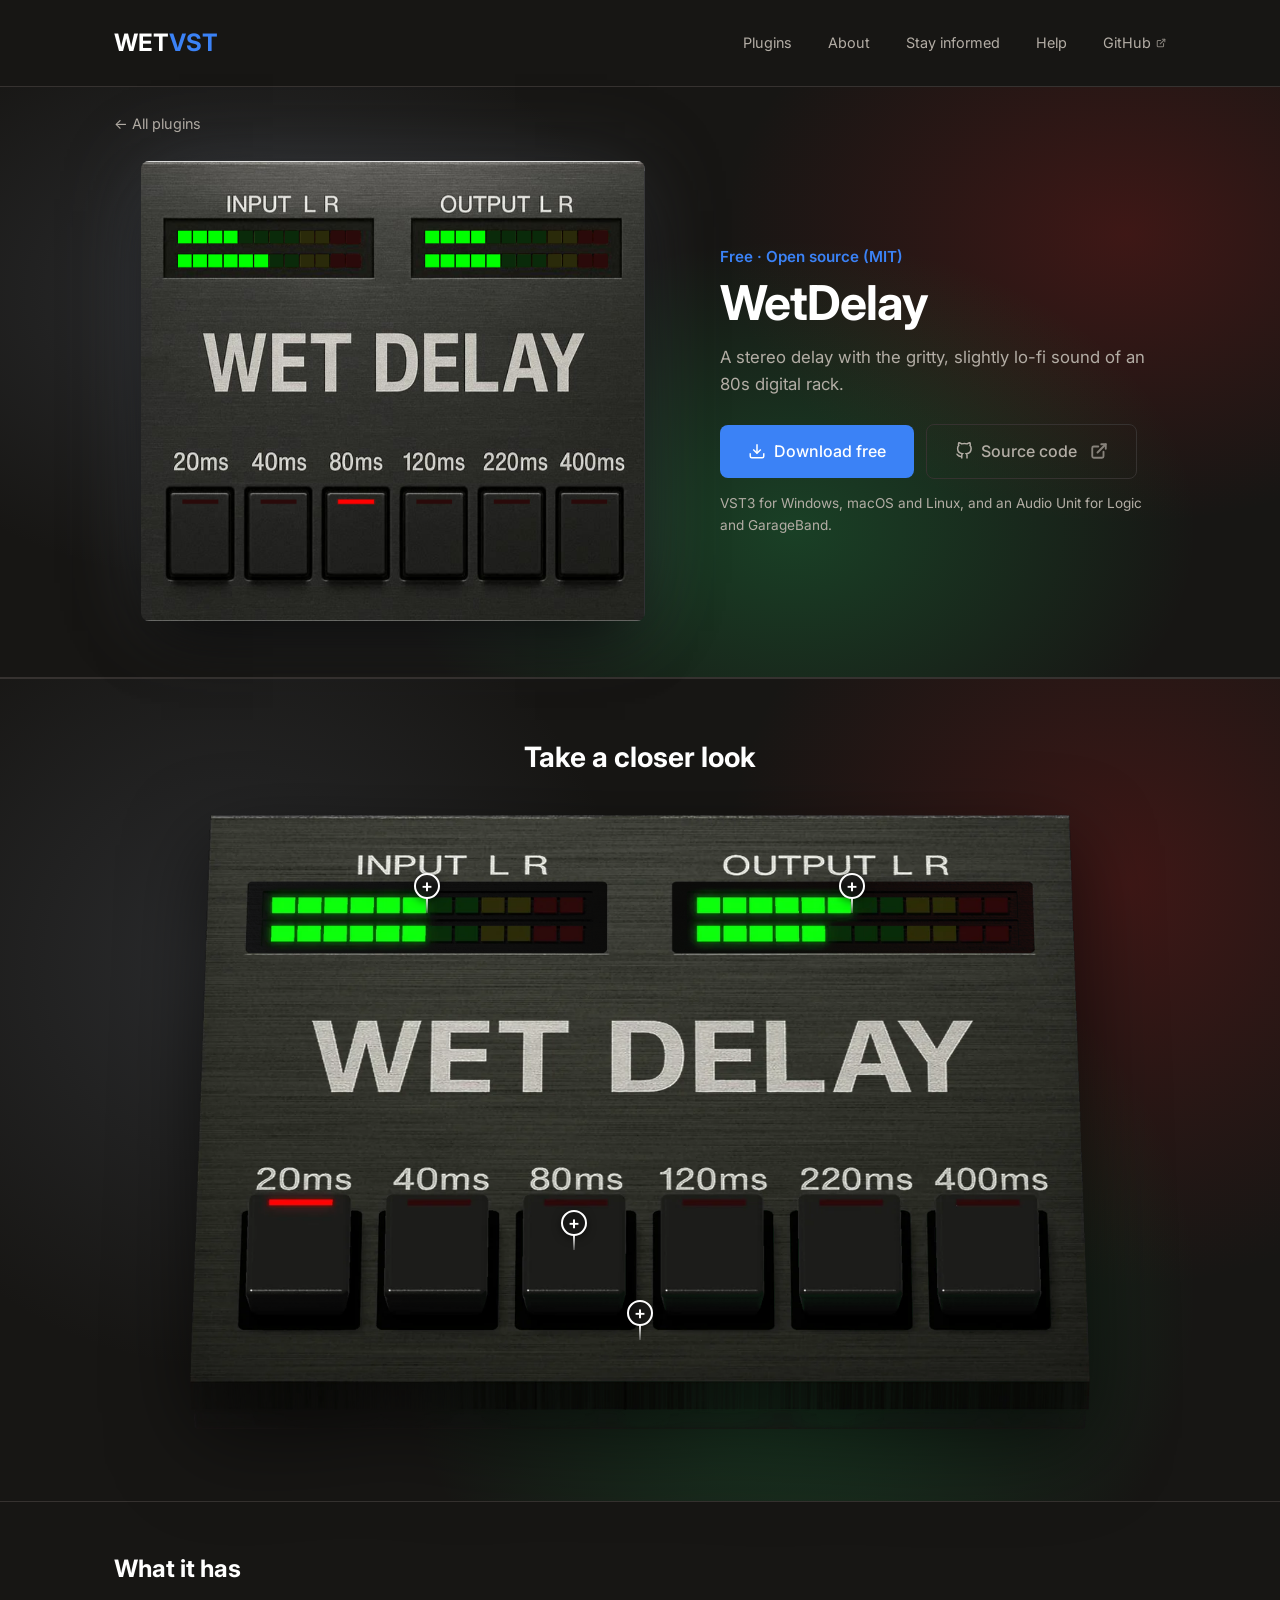
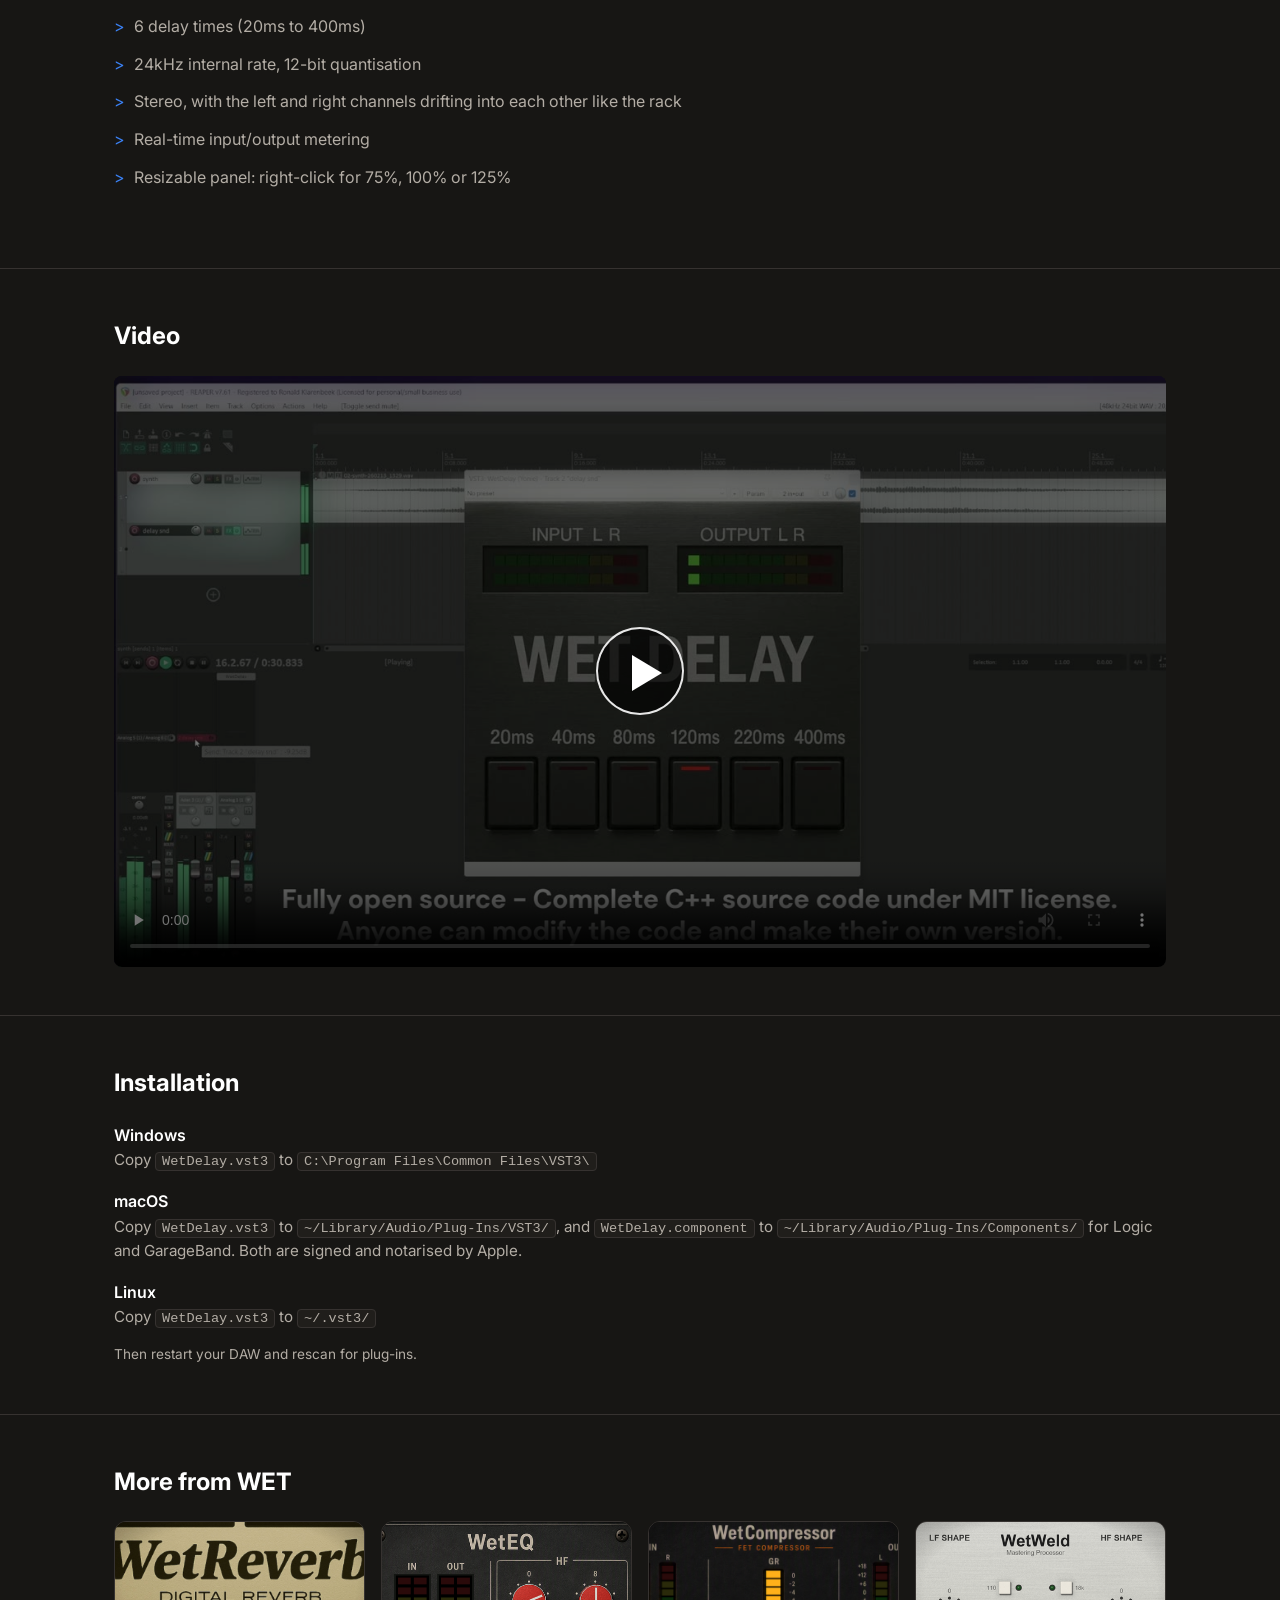
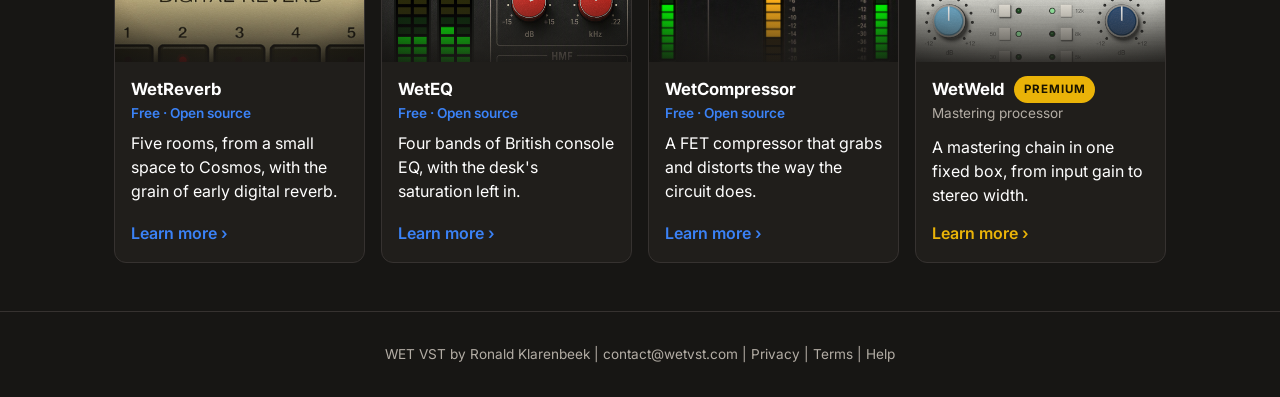
<file: wetdelay/index.html>
<!DOCTYPE html>
<html lang="en">
<head>
    <meta charset="UTF-8">
    <meta name="viewport" content="width=device-width, initial-scale=1.0">
    <title>WetDelay - Digital delay - WET VST</title>
    <meta name="description" content="A stereo delay with the gritty, slightly lo-fi sound of an 80s digital rack.">
    <meta property="og:title" content="WetDelay by WET VST">
    <meta property="og:description" content="A stereo delay with the gritty, slightly lo-fi sound of an 80s digital rack.">
    <meta property="og:image" content="https://wetvst.com/img/wetdelay.png">
    <link rel="preconnect" href="https://fonts.googleapis.com">
    <link rel="preconnect" href="https://fonts.gstatic.com" crossorigin>
    <link href="https://fonts.googleapis.com/css2?family=Inter:wght@400;500;600;700&display=swap" rel="stylesheet">
    <link rel="stylesheet" href="/site.css">
</head>
<body>
    <header>
        <div class="container">
            <div class="header-content">
                <a href="/" class="logo">WET<span>VST</span></a>
                <nav>
                    <a href="/#plugins">Plugins</a>
                    <a href="/#philosophy">About</a>
                    <a href="/#notify">Stay informed</a>
                    <a href="/help/">Help</a>
                    <a href="https://github.com/yonie" target="_blank" rel="noopener">GitHub<svg class="ext-icon" viewBox="0 0 24 24" fill="none" stroke="currentColor" stroke-width="2.5" stroke-linecap="round" stroke-linejoin="round" aria-hidden="true"><path d="M18 13v6a2 2 0 0 1-2 2H5a2 2 0 0 1-2-2V8a2 2 0 0 1 2-2h6"/><polyline points="15 3 21 3 21 9"/><line x1="10" y1="14" x2="21" y2="3"/></svg></a>
                </nav>
            </div>
        </div>
    </header>

    <main>
        <section class="pdp-hero" style="--tint: #6b7280; background: radial-gradient(ellipse 45% 70% at 18% 35%, color-mix(in srgb, #6b7280 24%, transparent), transparent 70%), radial-gradient(ellipse 45% 70% at 62% 75%, color-mix(in srgb, #22c55e 24%, transparent), transparent 70%), radial-gradient(ellipse 45% 70% at 88% 25%, color-mix(in srgb, #b91c1c 24%, transparent), transparent 70%)">
            <div class="container">
                <a href="/#plugins" class="pdp-back">&larr; All plugins</a>
                <div class="pdp-hero-grid">
                    <div class="pdp-stage"><img src="/img/wetdelay.png" alt="The WetDelay panel" class="pdp-render"></div>
                    <div class="pdp-copy">
                        <p class="pdp-free">Free · Open source (MIT)</p>
                        <div class="pdp-title">
                            <h1>WetDelay</h1>
                        </div>
                        
                        <p class="pdp-lead">A stereo delay with the gritty, slightly lo-fi sound of an 80s digital rack.</p>
                        <div class="pdp-actions">
                    <a href="/download/wetdelay" class="btn btn-primary"><svg viewBox="0 0 24 24" fill="none" stroke="currentColor" stroke-width="2"><path d="M21 15v4a2 2 0 0 1-2 2H5a2 2 0 0 1-2-2v-4"/><polyline points="7 10 12 15 17 10"/><line x1="12" y1="15" x2="12" y2="3"/></svg>Download free</a>
                    <a href="https://github.com/yonie/WetDelay" class="btn btn-secondary" target="_blank" rel="noopener"><svg viewBox="0 0 24 24" fill="none" stroke="currentColor" stroke-width="2"><path d="M9 19c-5 1.5-5-2.5-7-3m14 6v-3.87a3.37 3.37 0 0 0-.94-2.61c3.14-.35 6.44-1.54 6.44-7A5.44 5.44 0 0 0 20 4.77 5.07 5.07 0 0 0 19.91 1S18.73.65 16 2.48a13.38 13.38 0 0 0-7 0C6.27.65 5.09 1 5.09 1A5.07 5.07 0 0 0 5 4.77a5.44 5.44 0 0 0-1.5 3.78c0 5.42 3.3 6.61 6.44 7A3.37 3.37 0 0 0 9 18.13V22"/></svg>Source code<svg class="ext-icon" viewBox="0 0 24 24" fill="none" stroke="currentColor" stroke-width="2.5" stroke-linecap="round" stroke-linejoin="round" aria-hidden="true"><path d="M18 13v6a2 2 0 0 1-2 2H5a2 2 0 0 1-2-2V8a2 2 0 0 1 2-2h6"/><polyline points="15 3 21 3 21 9"/><line x1="10" y1="14" x2="21" y2="3"/></svg></a>
                </div>
                <p class="pdp-meta">VST3 for Windows, macOS and Linux, and an Audio Unit for Logic and GarageBand.</p>
                    </div>
                </div>
            </div>
        </section>

        <section class="pdp-closer" style="background: radial-gradient(ellipse 45% 70% at 18% 35%, color-mix(in srgb, #6b7280 24%, transparent), transparent 70%), radial-gradient(ellipse 45% 70% at 62% 75%, color-mix(in srgb, #22c55e 24%, transparent), transparent 70%), radial-gradient(ellipse 45% 70% at 88% 25%, color-mix(in srgb, #b91c1c 24%, transparent), transparent 70%)">
            <div class="container">
                <h2>Take a closer look</h2>
                <div class="closer-stage">
                    <img src="/img/3d/wetdelay.webp" alt="WetDelay, rendered in 3D" loading="lazy">
                    <button class="spot" style="left: 42.66%; top: 71.6%" aria-label="Delay time"><span class="spot-card"><strong>Delay time</strong>Pick one of six delay times, from a tight slap to a long, lazy echo.</span></button>
                    <button class="spot" style="left: 26.34%; top: 16.78%" aria-label="Input meters"><span class="spot-card"><strong>Input meters</strong>Real-time, high-resolution metering of what goes in, left and right.</span></button>
                    <button class="spot left" style="left: 73.58%; top: 16.78%" aria-label="Output meters"><span class="spot-card"><strong>Output meters</strong>Real-time, high-resolution metering of the echoes coming back.</span></button>
                    <button class="spot" style="left: 49.96%; top: 86.18%" aria-label="Resize the panel"><span class="spot-card"><strong>Resize the panel</strong>Right-click anywhere on the panel to make it bigger or smaller: 75%, 100% or 125%.</span></button>
                </div>
                <p class="closer-caption" aria-live="polite" hidden></p>
            </div>
        </section>

        <section class="pdp-section">
            <div class="container pdp-cols single">
                <div>
                    <h2>What it has</h2>
                    <ul class="plugin-features">
                        <li>6 delay times (20ms to 400ms)</li>
                        <li>24kHz internal rate, 12-bit quantisation</li>
                        <li>Stereo, with the left and right channels drifting into each other like the rack</li>
                        <li>Real-time input/output metering</li>
                        <li>Resizable panel: right-click for 75%, 100% or 125%</li>
                    </ul>
                </div>

            </div>
        </section>

        <section class="pdp-section">
            <div class="container">
                <h2>Video</h2>
                <div class="pdp-media pdp-video"><video controls preload="none" poster="/video/wetdelay.jpg"><source src="/video/wetdelay.mp4" type="video/mp4"></video><button class="play" type="button" aria-label="Play the video"></button></div>
                <script>
                (function () {
                  var box = document.currentScript.previousElementSibling, v = box.querySelector("video");
                  box.querySelector(".play").addEventListener("click", function () { v.play(); });
                  v.addEventListener("play", function () { box.classList.add("playing"); });
                })();
                </script>
            </div>
        </section>

        <section class="pdp-section">
            <div class="container">
                <h2>Installation</h2>
                <dl class="pdp-install">
                    <dt>Windows</dt>
                    <dd>Copy <code>WetDelay.vst3</code> to <code>C:\Program Files\Common Files\VST3\</code></dd>
                    <dt>macOS</dt>
                    <dd>Copy <code>WetDelay.vst3</code> to <code>~/Library/Audio/Plug-Ins/VST3/</code>, and <code>WetDelay.component</code> to <code>~/Library/Audio/Plug-Ins/Components/</code> for Logic and GarageBand. Both are signed and notarised by Apple.</dd>
                    <dt>Linux</dt>
                    <dd>Copy <code>WetDelay.vst3</code> to <code>~/.vst3/</code></dd>
                </dl>
                <p class="pdp-meta">Then restart your DAW and rescan for plug-ins.</p>
            </div>
        </section>
        <section class="pdp-section">
            <div class="container">
                <h2>More from WET</h2>
                <div class="plugin-grid cards mini-grid">
                    <div class="card mini">
                        <a href="/wetreverb/" class="card-img"><img src="/img/wetreverb.png" alt="The WetReverb panel" loading="lazy" style="object-position: 50% 45%; transform-origin: 50% 45%; --zoom: 1.3"></a>
                        <div class="card-body">
                            <h3><a href="/wetreverb/">WetReverb</a></h3>
                            
                            <p class="card-free">Free · Open source</p>
                            <p class="card-line">Five rooms, from a small space to Cosmos, with the grain of early digital reverb.</p>
                            <div class="plugin-actions">
                                <a href="/wetreverb/" class="more-link more-free">Learn more <span aria-hidden="true">&rsaquo;</span></a>
                            </div>
                        </div>
                    </div>
                    <div class="card mini">
                        <a href="/weteq/" class="card-img"><img src="/img/weteq.png" alt="The WetEQ panel" loading="lazy" style="object-position: 75% 0%; transform-origin: 75% 0%; --zoom: 1.1"></a>
                        <div class="card-body">
                            <h3><a href="/weteq/">WetEQ</a></h3>
                            
                            <p class="card-free">Free · Open source</p>
                            <p class="card-line">Four bands of British console EQ, with the desk's saturation left in.</p>
                            <div class="plugin-actions">
                                <a href="/weteq/" class="more-link more-free">Learn more <span aria-hidden="true">&rsaquo;</span></a>
                            </div>
                        </div>
                    </div>
                    <div class="card mini">
                        <a href="/wetcompressor/" class="card-img"><img src="/img/wetcompressor.png" alt="The WetCompressor panel" loading="lazy" style="object-position: 50% 6%; transform-origin: 50% 6%; --zoom: 1.6"></a>
                        <div class="card-body">
                            <h3><a href="/wetcompressor/">WetCompressor</a></h3>
                            
                            <p class="card-free">Free · Open source</p>
                            <p class="card-line">A FET compressor that grabs and distorts the way the circuit does.</p>
                            <div class="plugin-actions">
                                <a href="/wetcompressor/" class="more-link more-free">Learn more <span aria-hidden="true">&rsaquo;</span></a>
                            </div>
                        </div>
                    </div>
                    <div class="card mini">
                        <a href="/wetweld/" class="card-img"><img src="/img/wetweld-hero.png" alt="The WetWeld panel" loading="lazy" style="object-position: 47% 22%; transform-origin: 47% 22%; --zoom: 1.4"></a>
                        <div class="card-body">
                            <h3><a href="/wetweld/">WetWeld</a><span class="badge-premium">Premium</span></h3>
                            <p class="card-kind">Mastering processor</p>
                            
                            <p class="card-line">A mastering chain in one fixed box, from input gain to stereo width.</p>
                            <div class="plugin-actions">
                                <a href="/wetweld/" class="more-link more-premium">Learn more <span aria-hidden="true">&rsaquo;</span></a>
                            </div>
                        </div>
                    </div>
                </div>
            </div>
        </section>
    </main>

    <footer>
        <div class="container">
            <p>WET VST by <a href="https://github.com/yonie">Ronald Klarenbeek</a> | <a href="mailto:contact@wetvst.com">contact@wetvst.com</a> | <a href="/privacy.html">Privacy</a> | <a href="/terms.html">Terms</a> | <a href="/help/">Help</a></p>
        </div>
    </footer>
    <script>
    // Take a closer look: a click opens one marker's card and closes the rest;
    // a second click, a click elsewhere or Escape closes it. On phones the same
    // text goes into the caption under the render.
    (function () {
      var spots = document.querySelectorAll(".spot"), cap = document.querySelector(".closer-caption");
      if (!spots.length) return;
      function close() { spots.forEach(function (s) { s.classList.remove("open"); s.setAttribute("aria-expanded", "false"); }); }
      spots.forEach(function (s) {
        s.setAttribute("aria-expanded", "false");
        s.addEventListener("click", function (e) {
          e.stopPropagation();
          var was = s.classList.contains("open");
          close();
          if (!was) {
            s.classList.add("open"); s.setAttribute("aria-expanded", "true");
            if (cap) { cap.innerHTML = s.querySelector(".spot-card").innerHTML; cap.hidden = false; }
          }
        });
      });
      document.addEventListener("click", close);
      // Three stops across a rack: left end, middle, right end.
      var pan = document.querySelector(".closer-stage.pan");
      if (pan) {
        var track = pan.querySelector(".pan-track"), prev = pan.querySelector(".pan-prev"), next = pan.querySelector(".pan-next");
        var stops = [0, 20.59, 41.18], at = 0;
        var go = function (d) {
          close(); at = Math.max(0, Math.min(stops.length - 1, at + d));
          track.style.transform = "translateX(-" + stops[at] + "%)";
          prev.hidden = at === 0; next.hidden = at === stops.length - 1;
          pan.classList.toggle("at-left", at === 0); pan.classList.toggle("at-right", at === stops.length - 1);
        };
        prev.addEventListener("click", function (e) { e.stopPropagation(); go(-1); });
        next.addEventListener("click", function (e) { e.stopPropagation(); go(1); });
        pan.classList.add("at-left");
      }
      document.addEventListener("keydown", function (e) { if (e.key === "Escape") close(); });
    })();
    </script>
</body>
</html>
</file>
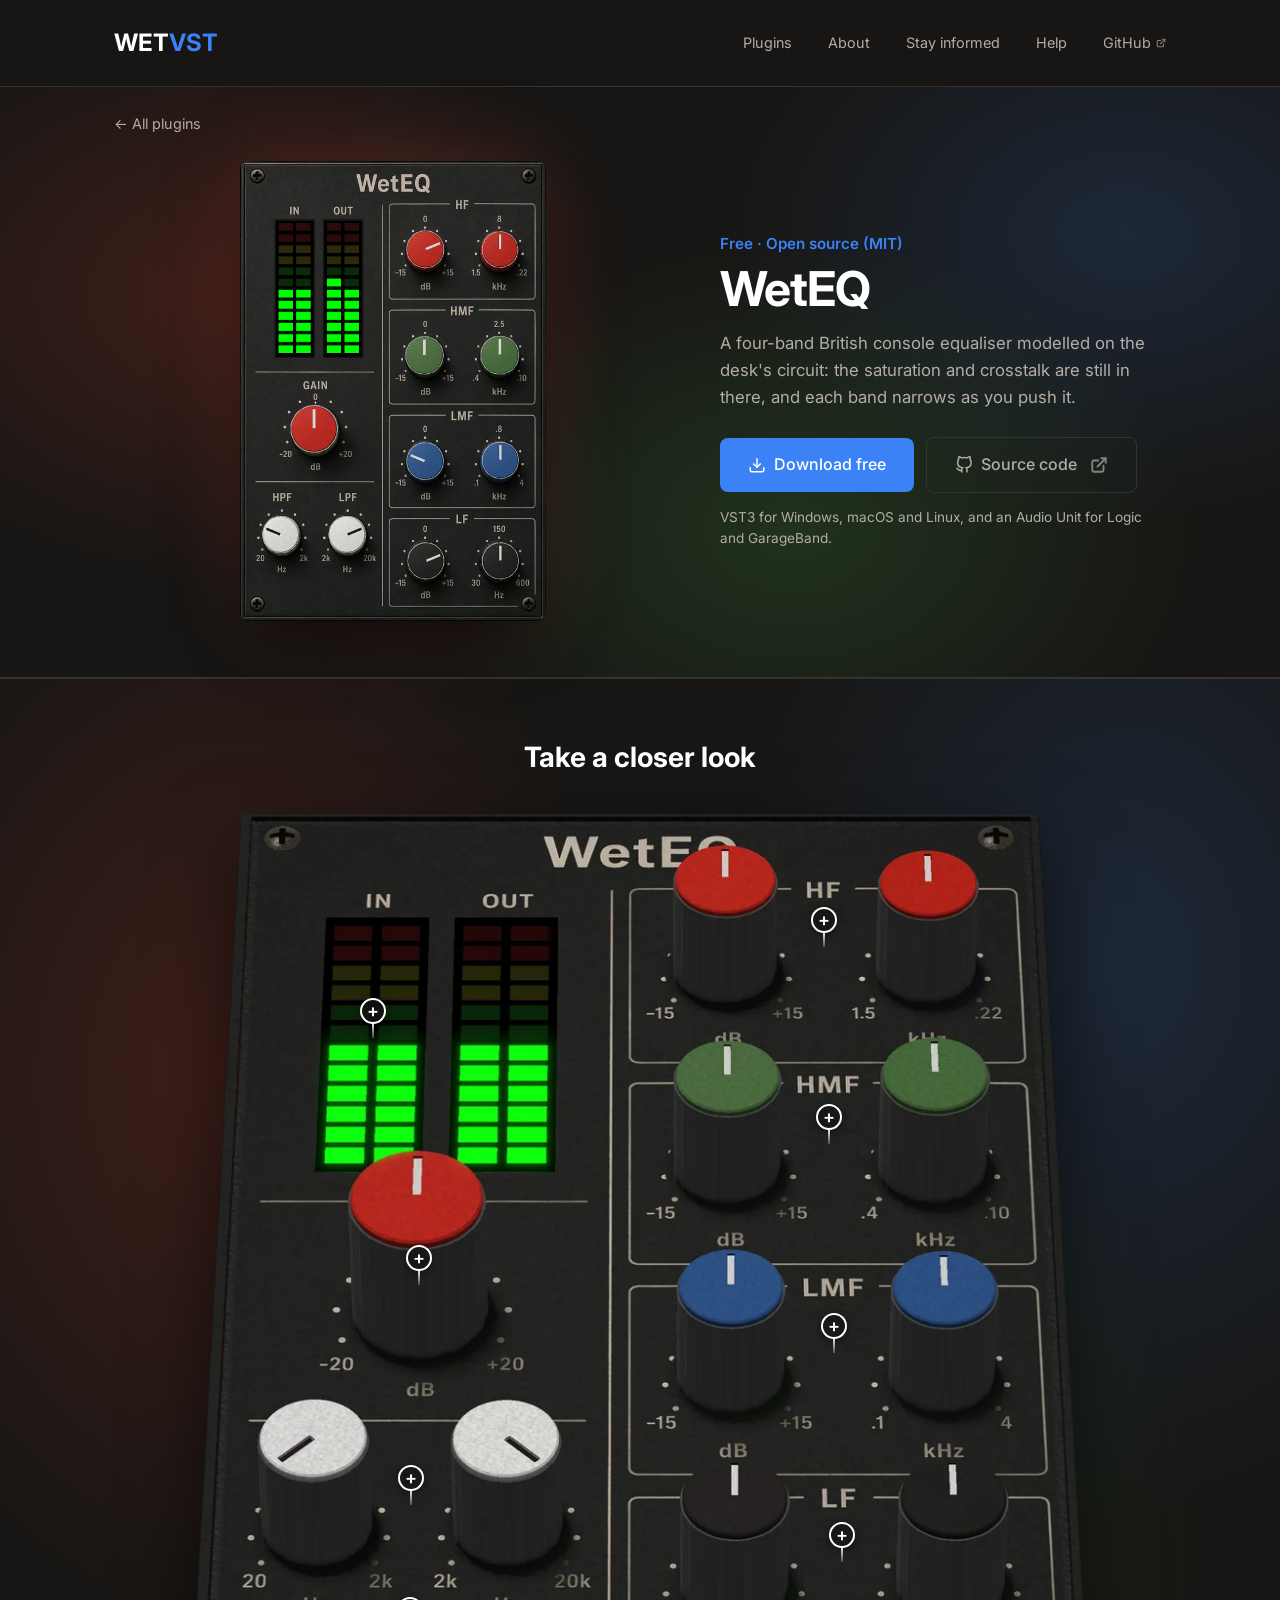
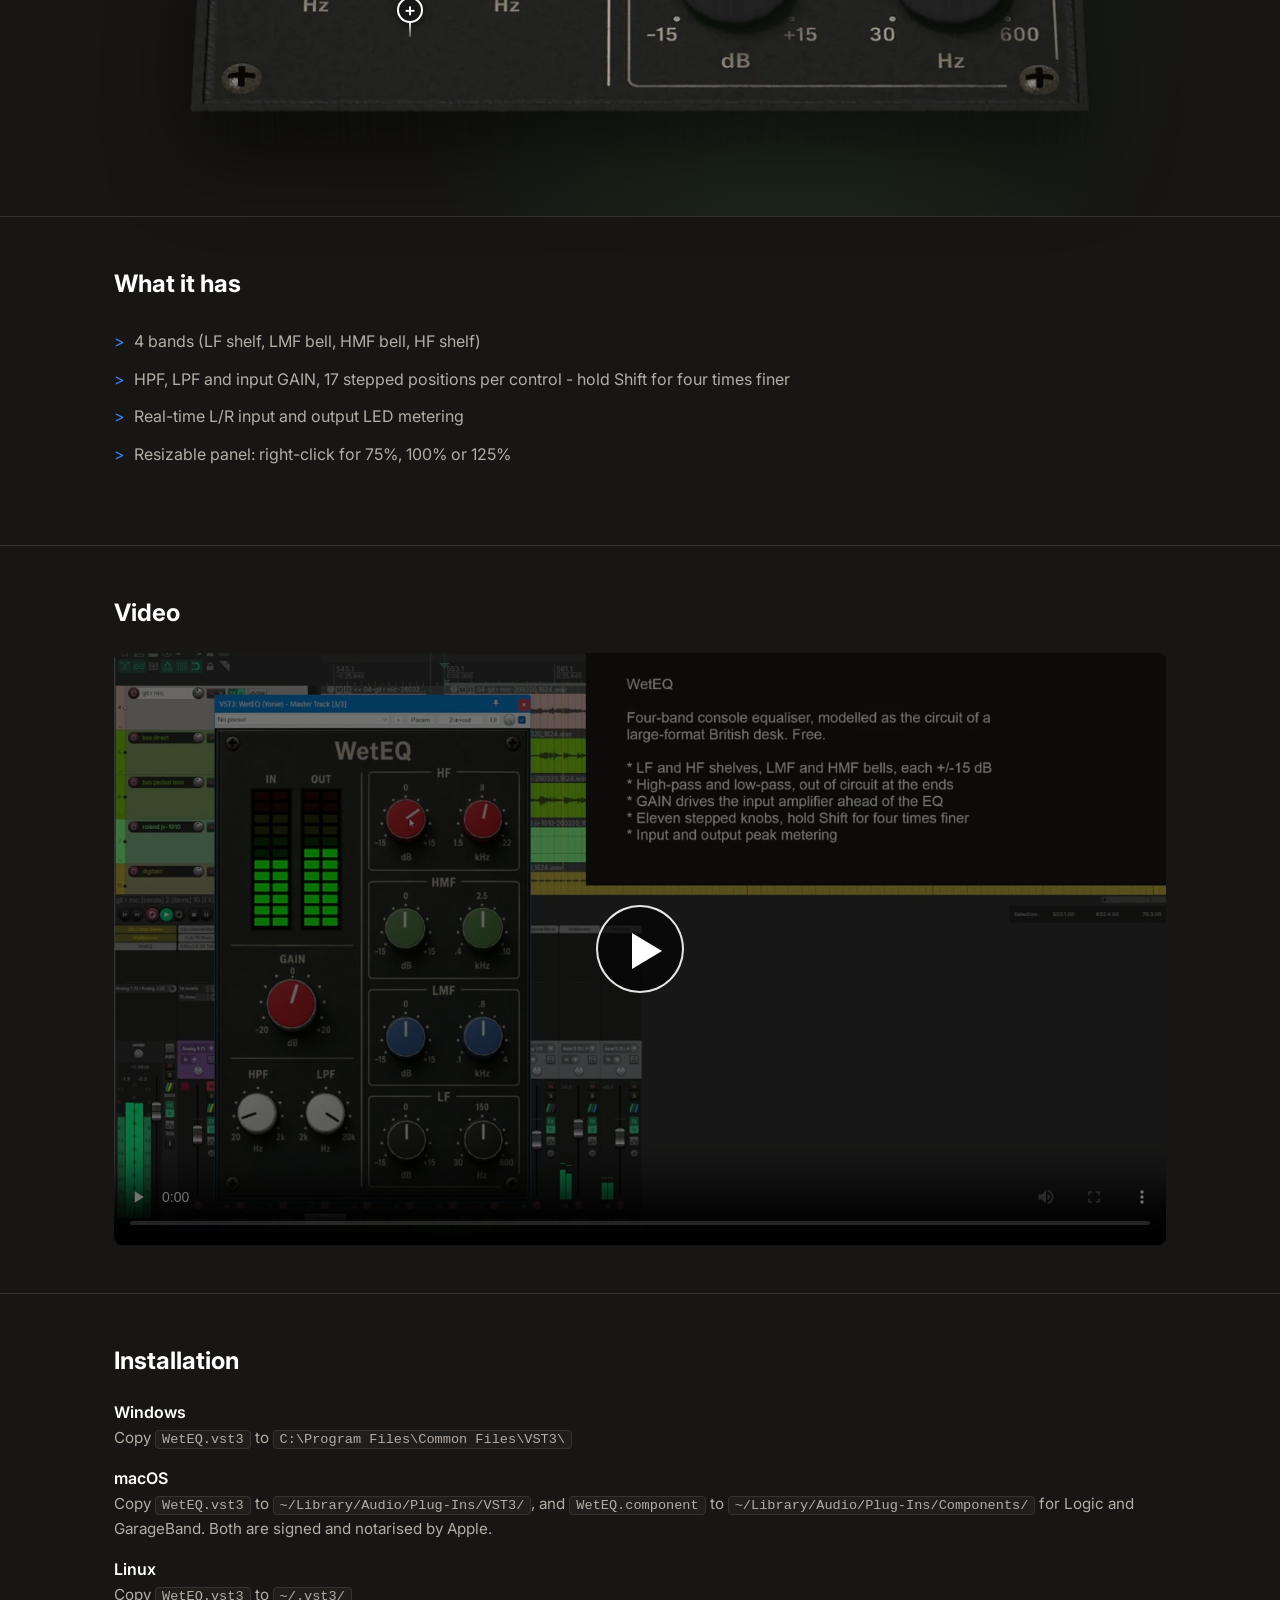
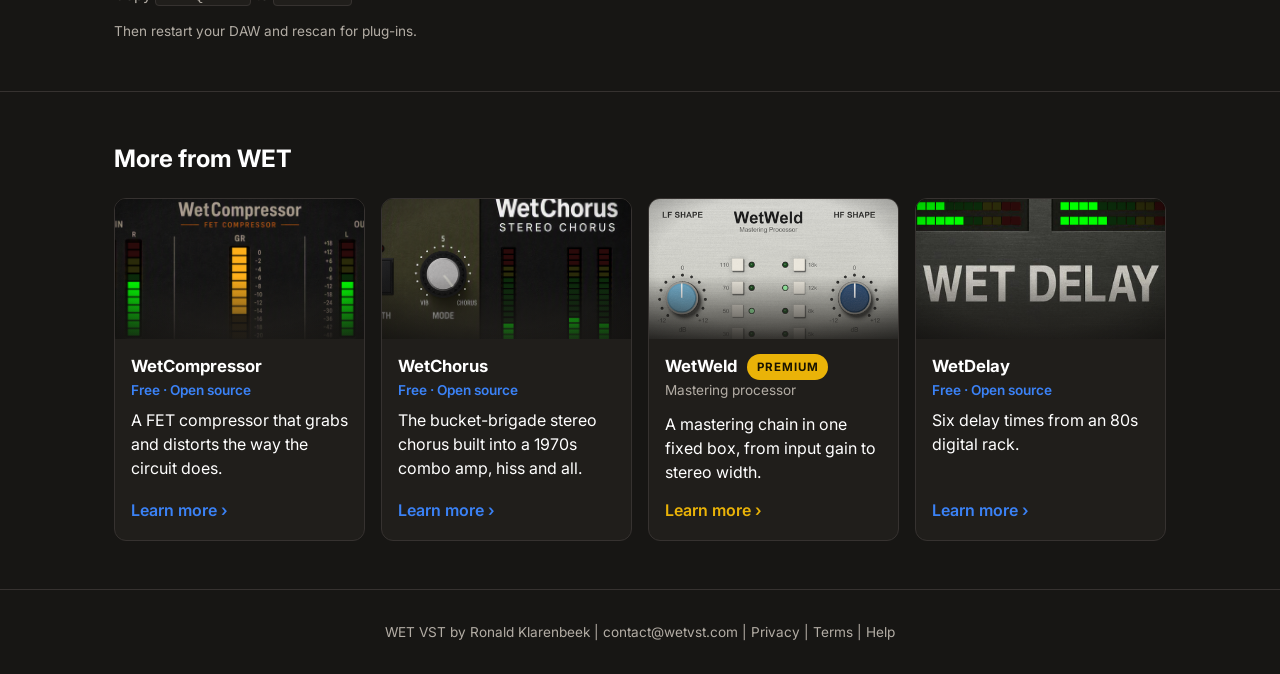
<file: weteq/index.html>
<!DOCTYPE html>
<html lang="en">
<head>
    <meta charset="UTF-8">
    <meta name="viewport" content="width=device-width, initial-scale=1.0">
    <title>WetEQ - Console equaliser - WET VST</title>
    <meta name="description" content="A four-band British console equaliser modelled on the desk&#x27;s circuit: the saturation and crosstalk are still in there, and each band narrows as you push it.">
    <meta property="og:title" content="WetEQ by WET VST">
    <meta property="og:description" content="A four-band British console equaliser modelled on the desk&#x27;s circuit: the saturation and crosstalk are still in there, and each band narrows as you push it.">
    <meta property="og:image" content="https://wetvst.com/img/weteq.png">
    <link rel="preconnect" href="https://fonts.googleapis.com">
    <link rel="preconnect" href="https://fonts.gstatic.com" crossorigin>
    <link href="https://fonts.googleapis.com/css2?family=Inter:wght@400;500;600;700&display=swap" rel="stylesheet">
    <link rel="stylesheet" href="/site.css">
</head>
<body>
    <header>
        <div class="container">
            <div class="header-content">
                <a href="/" class="logo">WET<span>VST</span></a>
                <nav>
                    <a href="/#plugins">Plugins</a>
                    <a href="/#philosophy">About</a>
                    <a href="/#notify">Stay informed</a>
                    <a href="/help/">Help</a>
                    <a href="https://github.com/yonie" target="_blank" rel="noopener">GitHub<svg class="ext-icon" viewBox="0 0 24 24" fill="none" stroke="currentColor" stroke-width="2.5" stroke-linecap="round" stroke-linejoin="round" aria-hidden="true"><path d="M18 13v6a2 2 0 0 1-2 2H5a2 2 0 0 1-2-2V8a2 2 0 0 1 2-2h6"/><polyline points="15 3 21 3 21 9"/><line x1="10" y1="14" x2="21" y2="3"/></svg></a>
                </nav>
            </div>
        </div>
    </header>

    <main>
        <section class="pdp-hero" style="--tint: #b4443a; background: radial-gradient(ellipse 45% 70% at 18% 35%, color-mix(in srgb, #c0392b 24%, transparent), transparent 70%), radial-gradient(ellipse 45% 70% at 62% 75%, color-mix(in srgb, #3f8a3a 24%, transparent), transparent 70%), radial-gradient(ellipse 45% 70% at 88% 25%, color-mix(in srgb, #2f5fa8 24%, transparent), transparent 70%)">
            <div class="container">
                <a href="/#plugins" class="pdp-back">&larr; All plugins</a>
                <div class="pdp-hero-grid">
                    <div class="pdp-stage"><img src="/img/weteq.png" alt="The WetEQ panel" class="pdp-render"></div>
                    <div class="pdp-copy">
                        <p class="pdp-free">Free · Open source (MIT)</p>
                        <div class="pdp-title">
                            <h1>WetEQ</h1>
                        </div>
                        
                        <p class="pdp-lead">A four-band British console equaliser modelled on the desk&#x27;s circuit: the saturation and crosstalk are still in there, and each band narrows as you push it.</p>
                        <div class="pdp-actions">
                    <a href="/download/weteq" class="btn btn-primary"><svg viewBox="0 0 24 24" fill="none" stroke="currentColor" stroke-width="2"><path d="M21 15v4a2 2 0 0 1-2 2H5a2 2 0 0 1-2-2v-4"/><polyline points="7 10 12 15 17 10"/><line x1="12" y1="15" x2="12" y2="3"/></svg>Download free</a>
                    <a href="https://github.com/yonie/WetEQ" class="btn btn-secondary" target="_blank" rel="noopener"><svg viewBox="0 0 24 24" fill="none" stroke="currentColor" stroke-width="2"><path d="M9 19c-5 1.5-5-2.5-7-3m14 6v-3.87a3.37 3.37 0 0 0-.94-2.61c3.14-.35 6.44-1.54 6.44-7A5.44 5.44 0 0 0 20 4.77 5.07 5.07 0 0 0 19.91 1S18.73.65 16 2.48a13.38 13.38 0 0 0-7 0C6.27.65 5.09 1 5.09 1A5.07 5.07 0 0 0 5 4.77a5.44 5.44 0 0 0-1.5 3.78c0 5.42 3.3 6.61 6.44 7A3.37 3.37 0 0 0 9 18.13V22"/></svg>Source code<svg class="ext-icon" viewBox="0 0 24 24" fill="none" stroke="currentColor" stroke-width="2.5" stroke-linecap="round" stroke-linejoin="round" aria-hidden="true"><path d="M18 13v6a2 2 0 0 1-2 2H5a2 2 0 0 1-2-2V8a2 2 0 0 1 2-2h6"/><polyline points="15 3 21 3 21 9"/><line x1="10" y1="14" x2="21" y2="3"/></svg></a>
                </div>
                <p class="pdp-meta">VST3 for Windows, macOS and Linux, and an Audio Unit for Logic and GarageBand.</p>
                    </div>
                </div>
            </div>
        </section>

        <section class="pdp-closer" style="background: radial-gradient(ellipse 45% 70% at 18% 35%, color-mix(in srgb, #c0392b 24%, transparent), transparent 70%), radial-gradient(ellipse 45% 70% at 62% 75%, color-mix(in srgb, #3f8a3a 24%, transparent), transparent 70%), radial-gradient(ellipse 45% 70% at 88% 25%, color-mix(in srgb, #2f5fa8 24%, transparent), transparent 70%)">
            <div class="container">
                <h2>Take a closer look</h2>
                <div class="closer-stage">
                    <img src="/img/3d/weteq.webp" alt="WetEQ, rendered in 3D" loading="lazy">
                    <button class="spot left" style="left: 70.45%; top: 14.79%" aria-label="HF shelf"><span class="spot-card"><strong>HF shelf</strong>Add air and sparkle, or tame harshness.</span></button>
                    <button class="spot left" style="left: 71.01%; top: 35.94%" aria-label="HMF bell"><span class="spot-card"><strong>HMF bell</strong>Bring out presence and bite, or smooth it over. The harder you push, the more focused it gets.</span></button>
                    <button class="spot left" style="left: 71.61%; top: 58.42%" aria-label="LMF bell"><span class="spot-card"><strong>LMF bell</strong>Shape the body and warmth of a sound. Push harder and the bell narrows.</span></button>
                    <button class="spot left" style="left: 72.4%; top: 80.89%" aria-label="LF shelf"><span class="spot-card"><strong>LF shelf</strong>Add weight and thump, or clean up mud.</span></button>
                    <button class="spot" style="left: 25.45%; top: 51.12%" aria-label="Gain"><span class="spot-card"><strong>Gain</strong>Drive the desk harder for more colour.</span></button>
                    <button class="spot" style="left: 24.59%; top: 74.69%" aria-label="HPF and LPF"><span class="spot-card"><strong>HPF and LPF</strong>Clear out rumble at the bottom and fizz at the top.</span></button>
                    <button class="spot" style="left: 20.31%; top: 24.52%" aria-label="Meters"><span class="spot-card"><strong>Meters</strong>Real-time, high-resolution metering, in and out, left and right.</span></button>
                    <button class="spot" style="left: 24.48%; top: 88.96%" aria-label="Resize the panel"><span class="spot-card"><strong>Resize the panel</strong>Right-click anywhere on the panel to make it bigger or smaller: 75%, 100% or 125%.</span></button>
                </div>
                <p class="closer-caption" aria-live="polite" hidden></p>
            </div>
        </section>

        <section class="pdp-section">
            <div class="container pdp-cols single">
                <div>
                    <h2>What it has</h2>
                    <ul class="plugin-features">
                        <li>4 bands (LF shelf, LMF bell, HMF bell, HF shelf)</li>
                        <li>HPF, LPF and input GAIN, 17 stepped positions per control - hold Shift for four times finer</li>
                        <li>Real-time L/R input and output LED metering</li>
                        <li>Resizable panel: right-click for 75%, 100% or 125%</li>
                    </ul>
                </div>

            </div>
        </section>

        <section class="pdp-section">
            <div class="container">
                <h2>Video</h2>
                <div class="pdp-media pdp-video"><video controls preload="none" poster="/video/weteq.jpg"><source src="/video/weteq.mp4" type="video/mp4"></video><button class="play" type="button" aria-label="Play the video"></button></div>
                <script>
                (function () {
                  var box = document.currentScript.previousElementSibling, v = box.querySelector("video");
                  box.querySelector(".play").addEventListener("click", function () { v.play(); });
                  v.addEventListener("play", function () { box.classList.add("playing"); });
                })();
                </script>
            </div>
        </section>

        <section class="pdp-section">
            <div class="container">
                <h2>Installation</h2>
                <dl class="pdp-install">
                    <dt>Windows</dt>
                    <dd>Copy <code>WetEQ.vst3</code> to <code>C:\Program Files\Common Files\VST3\</code></dd>
                    <dt>macOS</dt>
                    <dd>Copy <code>WetEQ.vst3</code> to <code>~/Library/Audio/Plug-Ins/VST3/</code>, and <code>WetEQ.component</code> to <code>~/Library/Audio/Plug-Ins/Components/</code> for Logic and GarageBand. Both are signed and notarised by Apple.</dd>
                    <dt>Linux</dt>
                    <dd>Copy <code>WetEQ.vst3</code> to <code>~/.vst3/</code></dd>
                </dl>
                <p class="pdp-meta">Then restart your DAW and rescan for plug-ins.</p>
            </div>
        </section>
        <section class="pdp-section">
            <div class="container">
                <h2>More from WET</h2>
                <div class="plugin-grid cards mini-grid">
                    <div class="card mini">
                        <a href="/wetcompressor/" class="card-img"><img src="/img/wetcompressor.png" alt="The WetCompressor panel" loading="lazy" style="object-position: 50% 6%; transform-origin: 50% 6%; --zoom: 1.6"></a>
                        <div class="card-body">
                            <h3><a href="/wetcompressor/">WetCompressor</a></h3>
                            
                            <p class="card-free">Free · Open source</p>
                            <p class="card-line">A FET compressor that grabs and distorts the way the circuit does.</p>
                            <div class="plugin-actions">
                                <a href="/wetcompressor/" class="more-link more-free">Learn more <span aria-hidden="true">&rsaquo;</span></a>
                            </div>
                        </div>
                    </div>
                    <div class="card mini">
                        <a href="/wetchorus/" class="card-img"><img src="/img/wetchorus.png" alt="The WetChorus panel" loading="lazy" style="object-position: 92% 40%; transform-origin: 92% 40%; --zoom: 1.5"></a>
                        <div class="card-body">
                            <h3><a href="/wetchorus/">WetChorus</a></h3>
                            
                            <p class="card-free">Free · Open source</p>
                            <p class="card-line">The bucket-brigade stereo chorus built into a 1970s combo amp, hiss and all.</p>
                            <div class="plugin-actions">
                                <a href="/wetchorus/" class="more-link more-free">Learn more <span aria-hidden="true">&rsaquo;</span></a>
                            </div>
                        </div>
                    </div>
                    <div class="card mini">
                        <a href="/wetweld/" class="card-img"><img src="/img/wetweld-hero.png" alt="The WetWeld panel" loading="lazy" style="object-position: 47% 22%; transform-origin: 47% 22%; --zoom: 1.4"></a>
                        <div class="card-body">
                            <h3><a href="/wetweld/">WetWeld</a><span class="badge-premium">Premium</span></h3>
                            <p class="card-kind">Mastering processor</p>
                            
                            <p class="card-line">A mastering chain in one fixed box, from input gain to stereo width.</p>
                            <div class="plugin-actions">
                                <a href="/wetweld/" class="more-link more-premium">Learn more <span aria-hidden="true">&rsaquo;</span></a>
                            </div>
                        </div>
                    </div>
                    <div class="card mini">
                        <a href="/wetdelay/" class="card-img"><img src="/img/wetdelay.png" alt="The WetDelay panel" loading="lazy" style="object-position: 50% 28%; transform-origin: 50% 28%; --zoom: 1.25"></a>
                        <div class="card-body">
                            <h3><a href="/wetdelay/">WetDelay</a></h3>
                            
                            <p class="card-free">Free · Open source</p>
                            <p class="card-line">Six delay times from an 80s digital rack.</p>
                            <div class="plugin-actions">
                                <a href="/wetdelay/" class="more-link more-free">Learn more <span aria-hidden="true">&rsaquo;</span></a>
                            </div>
                        </div>
                    </div>
                </div>
            </div>
        </section>
    </main>

    <footer>
        <div class="container">
            <p>WET VST by <a href="https://github.com/yonie">Ronald Klarenbeek</a> | <a href="mailto:contact@wetvst.com">contact@wetvst.com</a> | <a href="/privacy.html">Privacy</a> | <a href="/terms.html">Terms</a> | <a href="/help/">Help</a></p>
        </div>
    </footer>
    <script>
    // Take a closer look: a click opens one marker's card and closes the rest;
    // a second click, a click elsewhere or Escape closes it. On phones the same
    // text goes into the caption under the render.
    (function () {
      var spots = document.querySelectorAll(".spot"), cap = document.querySelector(".closer-caption");
      if (!spots.length) return;
      function close() { spots.forEach(function (s) { s.classList.remove("open"); s.setAttribute("aria-expanded", "false"); }); }
      spots.forEach(function (s) {
        s.setAttribute("aria-expanded", "false");
        s.addEventListener("click", function (e) {
          e.stopPropagation();
          var was = s.classList.contains("open");
          close();
          if (!was) {
            s.classList.add("open"); s.setAttribute("aria-expanded", "true");
            if (cap) { cap.innerHTML = s.querySelector(".spot-card").innerHTML; cap.hidden = false; }
          }
        });
      });
      document.addEventListener("click", close);
      // Three stops across a rack: left end, middle, right end.
      var pan = document.querySelector(".closer-stage.pan");
      if (pan) {
        var track = pan.querySelector(".pan-track"), prev = pan.querySelector(".pan-prev"), next = pan.querySelector(".pan-next");
        var stops = [0, 20.59, 41.18], at = 0;
        var go = function (d) {
          close(); at = Math.max(0, Math.min(stops.length - 1, at + d));
          track.style.transform = "translateX(-" + stops[at] + "%)";
          prev.hidden = at === 0; next.hidden = at === stops.length - 1;
          pan.classList.toggle("at-left", at === 0); pan.classList.toggle("at-right", at === stops.length - 1);
        };
        prev.addEventListener("click", function (e) { e.stopPropagation(); go(-1); });
        next.addEventListener("click", function (e) { e.stopPropagation(); go(1); });
        pan.classList.add("at-left");
      }
      document.addEventListener("keydown", function (e) { if (e.key === "Escape") close(); });
    })();
    </script>
</body>
</html>
</file>
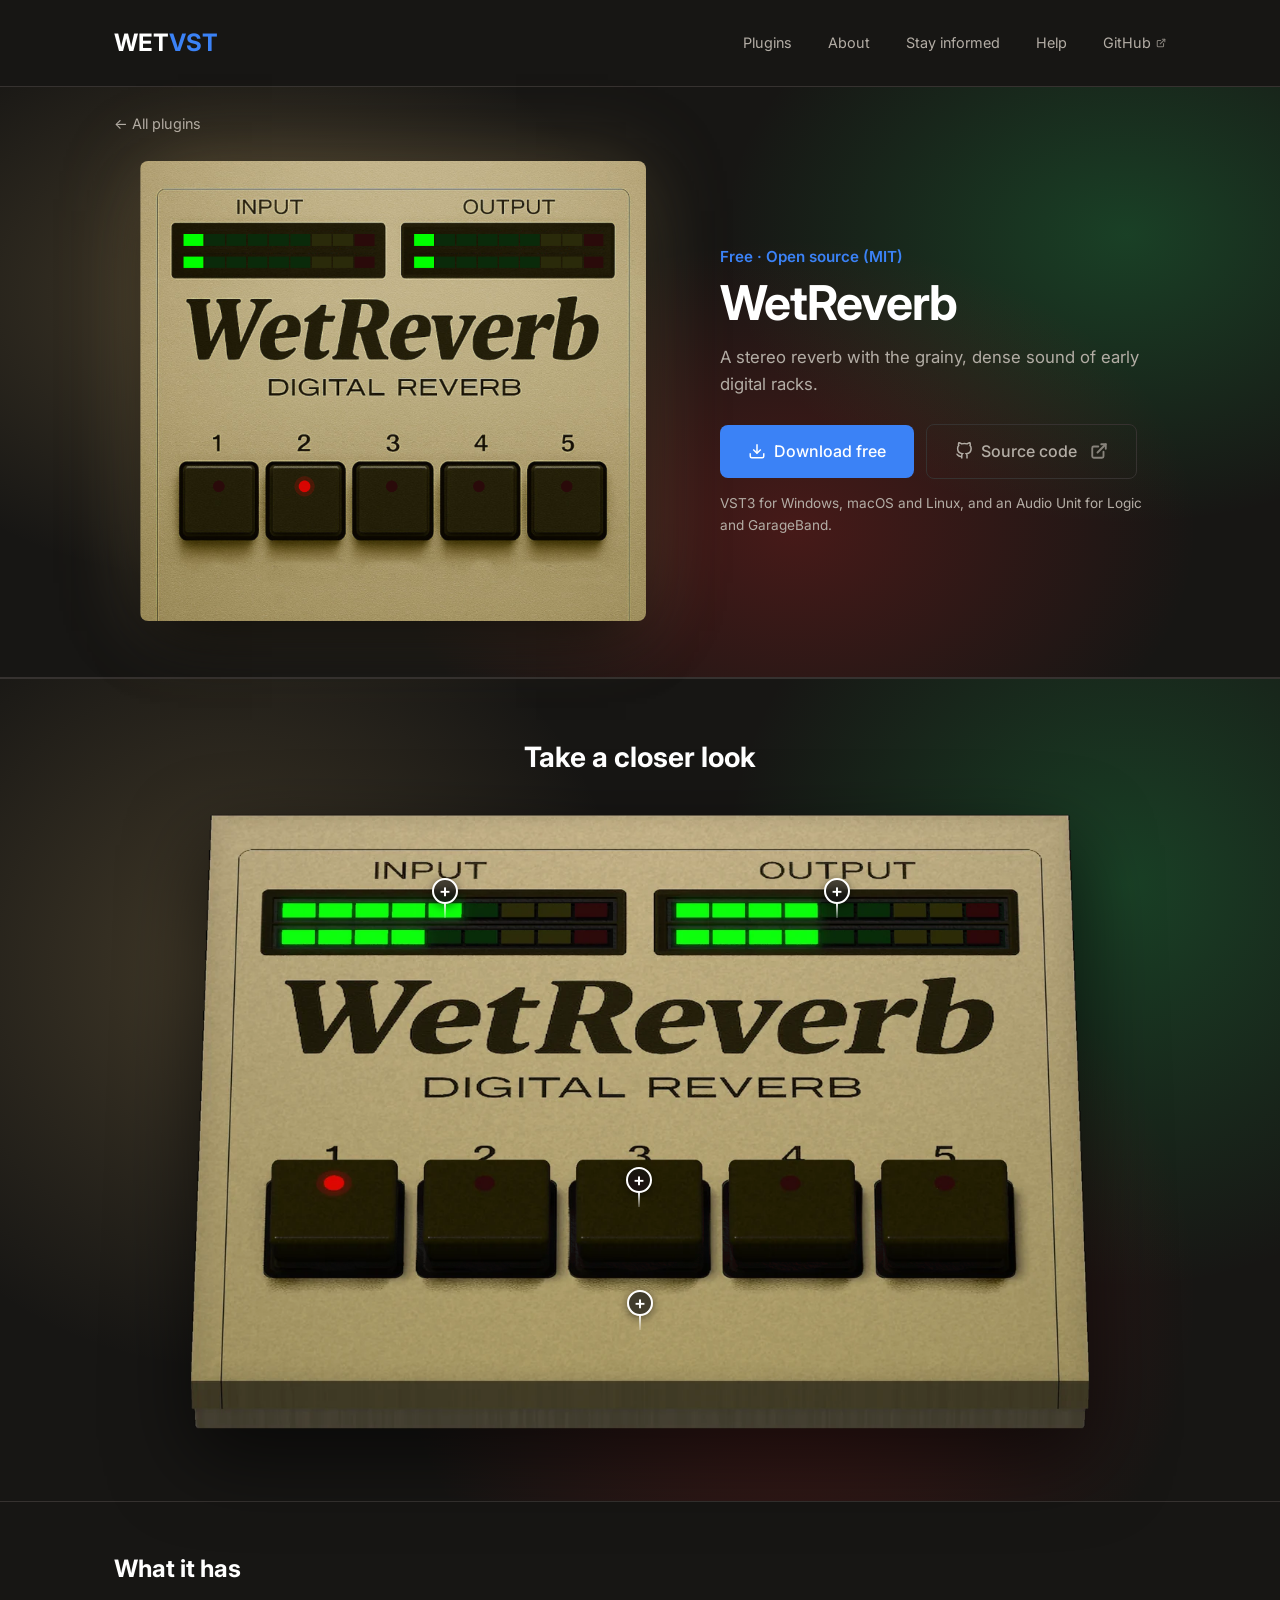
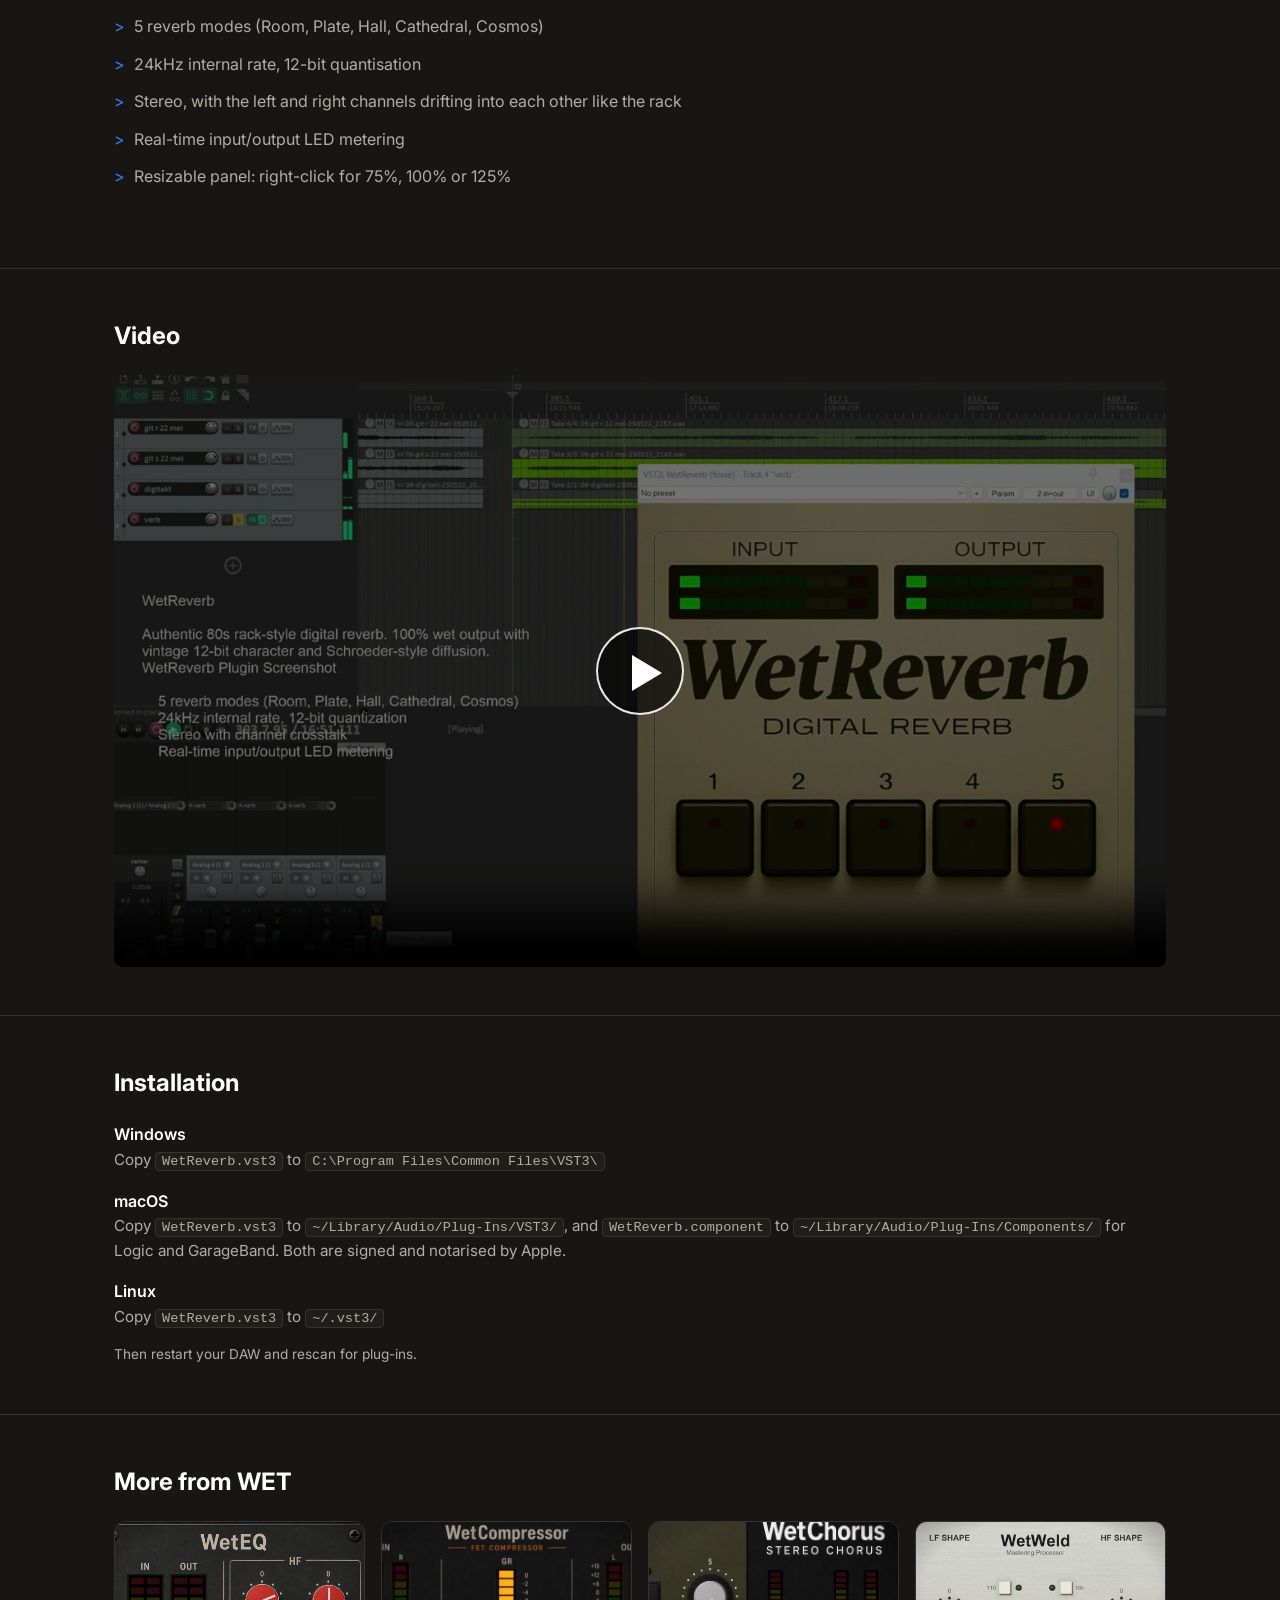
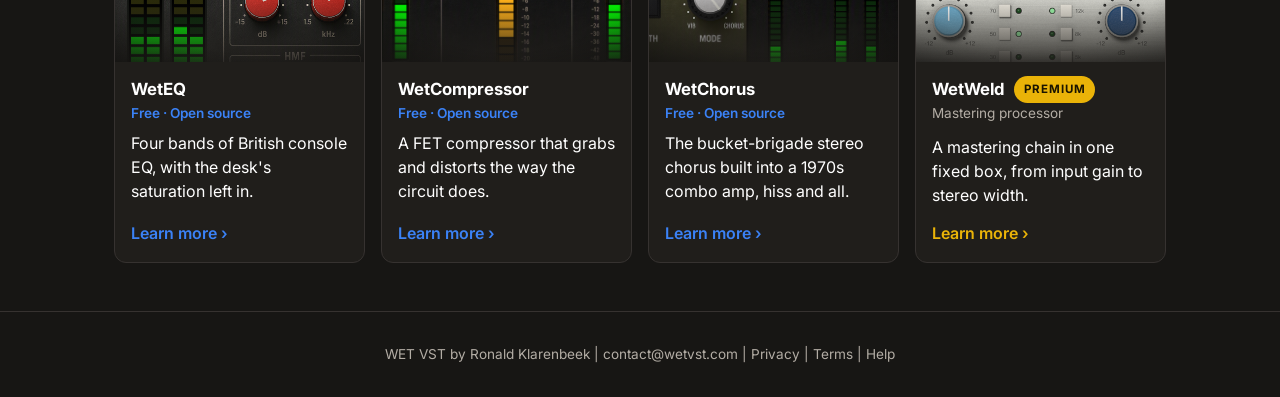
<file: wetreverb/index.html>
<!DOCTYPE html>
<html lang="en">
<head>
    <meta charset="UTF-8">
    <meta name="viewport" content="width=device-width, initial-scale=1.0">
    <title>WetReverb - Digital reverb - WET VST</title>
    <meta name="description" content="A stereo reverb with the grainy, dense sound of early digital racks.">
    <meta property="og:title" content="WetReverb by WET VST">
    <meta property="og:description" content="A stereo reverb with the grainy, dense sound of early digital racks.">
    <meta property="og:image" content="https://wetvst.com/img/wetreverb.png">
    <link rel="preconnect" href="https://fonts.googleapis.com">
    <link rel="preconnect" href="https://fonts.gstatic.com" crossorigin>
    <link href="https://fonts.googleapis.com/css2?family=Inter:wght@400;500;600;700&display=swap" rel="stylesheet">
    <link rel="stylesheet" href="/site.css">
</head>
<body>
    <header>
        <div class="container">
            <div class="header-content">
                <a href="/" class="logo">WET<span>VST</span></a>
                <nav>
                    <a href="/#plugins">Plugins</a>
                    <a href="/#philosophy">About</a>
                    <a href="/#notify">Stay informed</a>
                    <a href="/help/">Help</a>
                    <a href="https://github.com/yonie" target="_blank" rel="noopener">GitHub<svg class="ext-icon" viewBox="0 0 24 24" fill="none" stroke="currentColor" stroke-width="2.5" stroke-linecap="round" stroke-linejoin="round" aria-hidden="true"><path d="M18 13v6a2 2 0 0 1-2 2H5a2 2 0 0 1-2-2V8a2 2 0 0 1 2-2h6"/><polyline points="15 3 21 3 21 9"/><line x1="10" y1="14" x2="21" y2="3"/></svg></a>
                </nav>
            </div>
        </div>
    </header>

    <main>
        <section class="pdp-hero" style="--tint: #c8a96a; background: radial-gradient(ellipse 45% 70% at 18% 35%, color-mix(in srgb, #c8a96a 24%, transparent), transparent 70%), radial-gradient(ellipse 45% 70% at 62% 75%, color-mix(in srgb, #dc2626 24%, transparent), transparent 70%), radial-gradient(ellipse 45% 70% at 88% 25%, color-mix(in srgb, #22c55e 24%, transparent), transparent 70%)">
            <div class="container">
                <a href="/#plugins" class="pdp-back">&larr; All plugins</a>
                <div class="pdp-hero-grid">
                    <div class="pdp-stage"><img src="/img/wetreverb.png" alt="The WetReverb panel" class="pdp-render"></div>
                    <div class="pdp-copy">
                        <p class="pdp-free">Free · Open source (MIT)</p>
                        <div class="pdp-title">
                            <h1>WetReverb</h1>
                        </div>
                        
                        <p class="pdp-lead">A stereo reverb with the grainy, dense sound of early digital racks.</p>
                        <div class="pdp-actions">
                    <a href="/download/wetreverb" class="btn btn-primary"><svg viewBox="0 0 24 24" fill="none" stroke="currentColor" stroke-width="2"><path d="M21 15v4a2 2 0 0 1-2 2H5a2 2 0 0 1-2-2v-4"/><polyline points="7 10 12 15 17 10"/><line x1="12" y1="15" x2="12" y2="3"/></svg>Download free</a>
                    <a href="https://github.com/yonie/WetReverb" class="btn btn-secondary" target="_blank" rel="noopener"><svg viewBox="0 0 24 24" fill="none" stroke="currentColor" stroke-width="2"><path d="M9 19c-5 1.5-5-2.5-7-3m14 6v-3.87a3.37 3.37 0 0 0-.94-2.61c3.14-.35 6.44-1.54 6.44-7A5.44 5.44 0 0 0 20 4.77 5.07 5.07 0 0 0 19.91 1S18.73.65 16 2.48a13.38 13.38 0 0 0-7 0C6.27.65 5.09 1 5.09 1A5.07 5.07 0 0 0 5 4.77a5.44 5.44 0 0 0-1.5 3.78c0 5.42 3.3 6.61 6.44 7A3.37 3.37 0 0 0 9 18.13V22"/></svg>Source code<svg class="ext-icon" viewBox="0 0 24 24" fill="none" stroke="currentColor" stroke-width="2.5" stroke-linecap="round" stroke-linejoin="round" aria-hidden="true"><path d="M18 13v6a2 2 0 0 1-2 2H5a2 2 0 0 1-2-2V8a2 2 0 0 1 2-2h6"/><polyline points="15 3 21 3 21 9"/><line x1="10" y1="14" x2="21" y2="3"/></svg></a>
                </div>
                <p class="pdp-meta">VST3 for Windows, macOS and Linux, and an Audio Unit for Logic and GarageBand.</p>
                    </div>
                </div>
            </div>
        </section>

        <section class="pdp-closer" style="background: radial-gradient(ellipse 45% 70% at 18% 35%, color-mix(in srgb, #c8a96a 24%, transparent), transparent 70%), radial-gradient(ellipse 45% 70% at 62% 75%, color-mix(in srgb, #dc2626 24%, transparent), transparent 70%), radial-gradient(ellipse 45% 70% at 88% 25%, color-mix(in srgb, #22c55e 24%, transparent), transparent 70%)">
            <div class="container">
                <h2>Take a closer look</h2>
                <div class="closer-stage">
                    <img src="/img/3d/wetreverb.webp" alt="WetReverb, rendered in 3D" loading="lazy">
                    <button class="spot" style="left: 49.89%; top: 64.52%" aria-label="Five modes"><span class="spot-card"><strong>Five modes</strong>From a small room to an endless wash: Room, Plate, Hall, Cathedral and Cosmos.</span></button>
                    <button class="spot" style="left: 28.28%; top: 17.6%" aria-label="Input meters"><span class="spot-card"><strong>Input meters</strong>Real-time, high-resolution metering of what goes in, left and right.</span></button>
                    <button class="spot left" style="left: 71.91%; top: 17.6%" aria-label="Output meters"><span class="spot-card"><strong>Output meters</strong>Real-time, high-resolution metering of the reverb coming back.</span></button>
                    <button class="spot" style="left: 49.96%; top: 84.58%" aria-label="Resize the panel"><span class="spot-card"><strong>Resize the panel</strong>Right-click anywhere on the panel to make it bigger or smaller: 75%, 100% or 125%.</span></button>
                </div>
                <p class="closer-caption" aria-live="polite" hidden></p>
            </div>
        </section>

        <section class="pdp-section">
            <div class="container pdp-cols single">
                <div>
                    <h2>What it has</h2>
                    <ul class="plugin-features">
                        <li>5 reverb modes (Room, Plate, Hall, Cathedral, Cosmos)</li>
                        <li>24kHz internal rate, 12-bit quantisation</li>
                        <li>Stereo, with the left and right channels drifting into each other like the rack</li>
                        <li>Real-time input/output LED metering</li>
                        <li>Resizable panel: right-click for 75%, 100% or 125%</li>
                    </ul>
                </div>

            </div>
        </section>

        <section class="pdp-section">
            <div class="container">
                <h2>Video</h2>
                <div class="pdp-media pdp-video"><video controls preload="none" poster="/video/wetreverb.jpg"><source src="/video/wetreverb.mp4" type="video/mp4"></video><button class="play" type="button" aria-label="Play the video"></button></div>
                <script>
                (function () {
                  var box = document.currentScript.previousElementSibling, v = box.querySelector("video");
                  box.querySelector(".play").addEventListener("click", function () { v.play(); });
                  v.addEventListener("play", function () { box.classList.add("playing"); });
                })();
                </script>
            </div>
        </section>

        <section class="pdp-section">
            <div class="container">
                <h2>Installation</h2>
                <dl class="pdp-install">
                    <dt>Windows</dt>
                    <dd>Copy <code>WetReverb.vst3</code> to <code>C:\Program Files\Common Files\VST3\</code></dd>
                    <dt>macOS</dt>
                    <dd>Copy <code>WetReverb.vst3</code> to <code>~/Library/Audio/Plug-Ins/VST3/</code>, and <code>WetReverb.component</code> to <code>~/Library/Audio/Plug-Ins/Components/</code> for Logic and GarageBand. Both are signed and notarised by Apple.</dd>
                    <dt>Linux</dt>
                    <dd>Copy <code>WetReverb.vst3</code> to <code>~/.vst3/</code></dd>
                </dl>
                <p class="pdp-meta">Then restart your DAW and rescan for plug-ins.</p>
            </div>
        </section>
        <section class="pdp-section">
            <div class="container">
                <h2>More from WET</h2>
                <div class="plugin-grid cards mini-grid">
                    <div class="card mini">
                        <a href="/weteq/" class="card-img"><img src="/img/weteq.png" alt="The WetEQ panel" loading="lazy" style="object-position: 75% 0%; transform-origin: 75% 0%; --zoom: 1.1"></a>
                        <div class="card-body">
                            <h3><a href="/weteq/">WetEQ</a></h3>
                            
                            <p class="card-free">Free · Open source</p>
                            <p class="card-line">Four bands of British console EQ, with the desk's saturation left in.</p>
                            <div class="plugin-actions">
                                <a href="/weteq/" class="more-link more-free">Learn more <span aria-hidden="true">&rsaquo;</span></a>
                            </div>
                        </div>
                    </div>
                    <div class="card mini">
                        <a href="/wetcompressor/" class="card-img"><img src="/img/wetcompressor.png" alt="The WetCompressor panel" loading="lazy" style="object-position: 50% 6%; transform-origin: 50% 6%; --zoom: 1.6"></a>
                        <div class="card-body">
                            <h3><a href="/wetcompressor/">WetCompressor</a></h3>
                            
                            <p class="card-free">Free · Open source</p>
                            <p class="card-line">A FET compressor that grabs and distorts the way the circuit does.</p>
                            <div class="plugin-actions">
                                <a href="/wetcompressor/" class="more-link more-free">Learn more <span aria-hidden="true">&rsaquo;</span></a>
                            </div>
                        </div>
                    </div>
                    <div class="card mini">
                        <a href="/wetchorus/" class="card-img"><img src="/img/wetchorus.png" alt="The WetChorus panel" loading="lazy" style="object-position: 92% 40%; transform-origin: 92% 40%; --zoom: 1.5"></a>
                        <div class="card-body">
                            <h3><a href="/wetchorus/">WetChorus</a></h3>
                            
                            <p class="card-free">Free · Open source</p>
                            <p class="card-line">The bucket-brigade stereo chorus built into a 1970s combo amp, hiss and all.</p>
                            <div class="plugin-actions">
                                <a href="/wetchorus/" class="more-link more-free">Learn more <span aria-hidden="true">&rsaquo;</span></a>
                            </div>
                        </div>
                    </div>
                    <div class="card mini">
                        <a href="/wetweld/" class="card-img"><img src="/img/wetweld-hero.png" alt="The WetWeld panel" loading="lazy" style="object-position: 47% 22%; transform-origin: 47% 22%; --zoom: 1.4"></a>
                        <div class="card-body">
                            <h3><a href="/wetweld/">WetWeld</a><span class="badge-premium">Premium</span></h3>
                            <p class="card-kind">Mastering processor</p>
                            
                            <p class="card-line">A mastering chain in one fixed box, from input gain to stereo width.</p>
                            <div class="plugin-actions">
                                <a href="/wetweld/" class="more-link more-premium">Learn more <span aria-hidden="true">&rsaquo;</span></a>
                            </div>
                        </div>
                    </div>
                </div>
            </div>
        </section>
    </main>

    <footer>
        <div class="container">
            <p>WET VST by <a href="https://github.com/yonie">Ronald Klarenbeek</a> | <a href="mailto:contact@wetvst.com">contact@wetvst.com</a> | <a href="/privacy.html">Privacy</a> | <a href="/terms.html">Terms</a> | <a href="/help/">Help</a></p>
        </div>
    </footer>
    <script>
    // Take a closer look: a click opens one marker's card and closes the rest;
    // a second click, a click elsewhere or Escape closes it. On phones the same
    // text goes into the caption under the render.
    (function () {
      var spots = document.querySelectorAll(".spot"), cap = document.querySelector(".closer-caption");
      if (!spots.length) return;
      function close() { spots.forEach(function (s) { s.classList.remove("open"); s.setAttribute("aria-expanded", "false"); }); }
      spots.forEach(function (s) {
        s.setAttribute("aria-expanded", "false");
        s.addEventListener("click", function (e) {
          e.stopPropagation();
          var was = s.classList.contains("open");
          close();
          if (!was) {
            s.classList.add("open"); s.setAttribute("aria-expanded", "true");
            if (cap) { cap.innerHTML = s.querySelector(".spot-card").innerHTML; cap.hidden = false; }
          }
        });
      });
      document.addEventListener("click", close);
      // Three stops across a rack: left end, middle, right end.
      var pan = document.querySelector(".closer-stage.pan");
      if (pan) {
        var track = pan.querySelector(".pan-track"), prev = pan.querySelector(".pan-prev"), next = pan.querySelector(".pan-next");
        var stops = [0, 20.59, 41.18], at = 0;
        var go = function (d) {
          close(); at = Math.max(0, Math.min(stops.length - 1, at + d));
          track.style.transform = "translateX(-" + stops[at] + "%)";
          prev.hidden = at === 0; next.hidden = at === stops.length - 1;
          pan.classList.toggle("at-left", at === 0); pan.classList.toggle("at-right", at === stops.length - 1);
        };
        prev.addEventListener("click", function (e) { e.stopPropagation(); go(-1); });
        next.addEventListener("click", function (e) { e.stopPropagation(); go(1); });
        pan.classList.add("at-left");
      }
      document.addEventListener("keydown", function (e) { if (e.key === "Escape") close(); });
    })();
    </script>
</body>
</html>
</file>
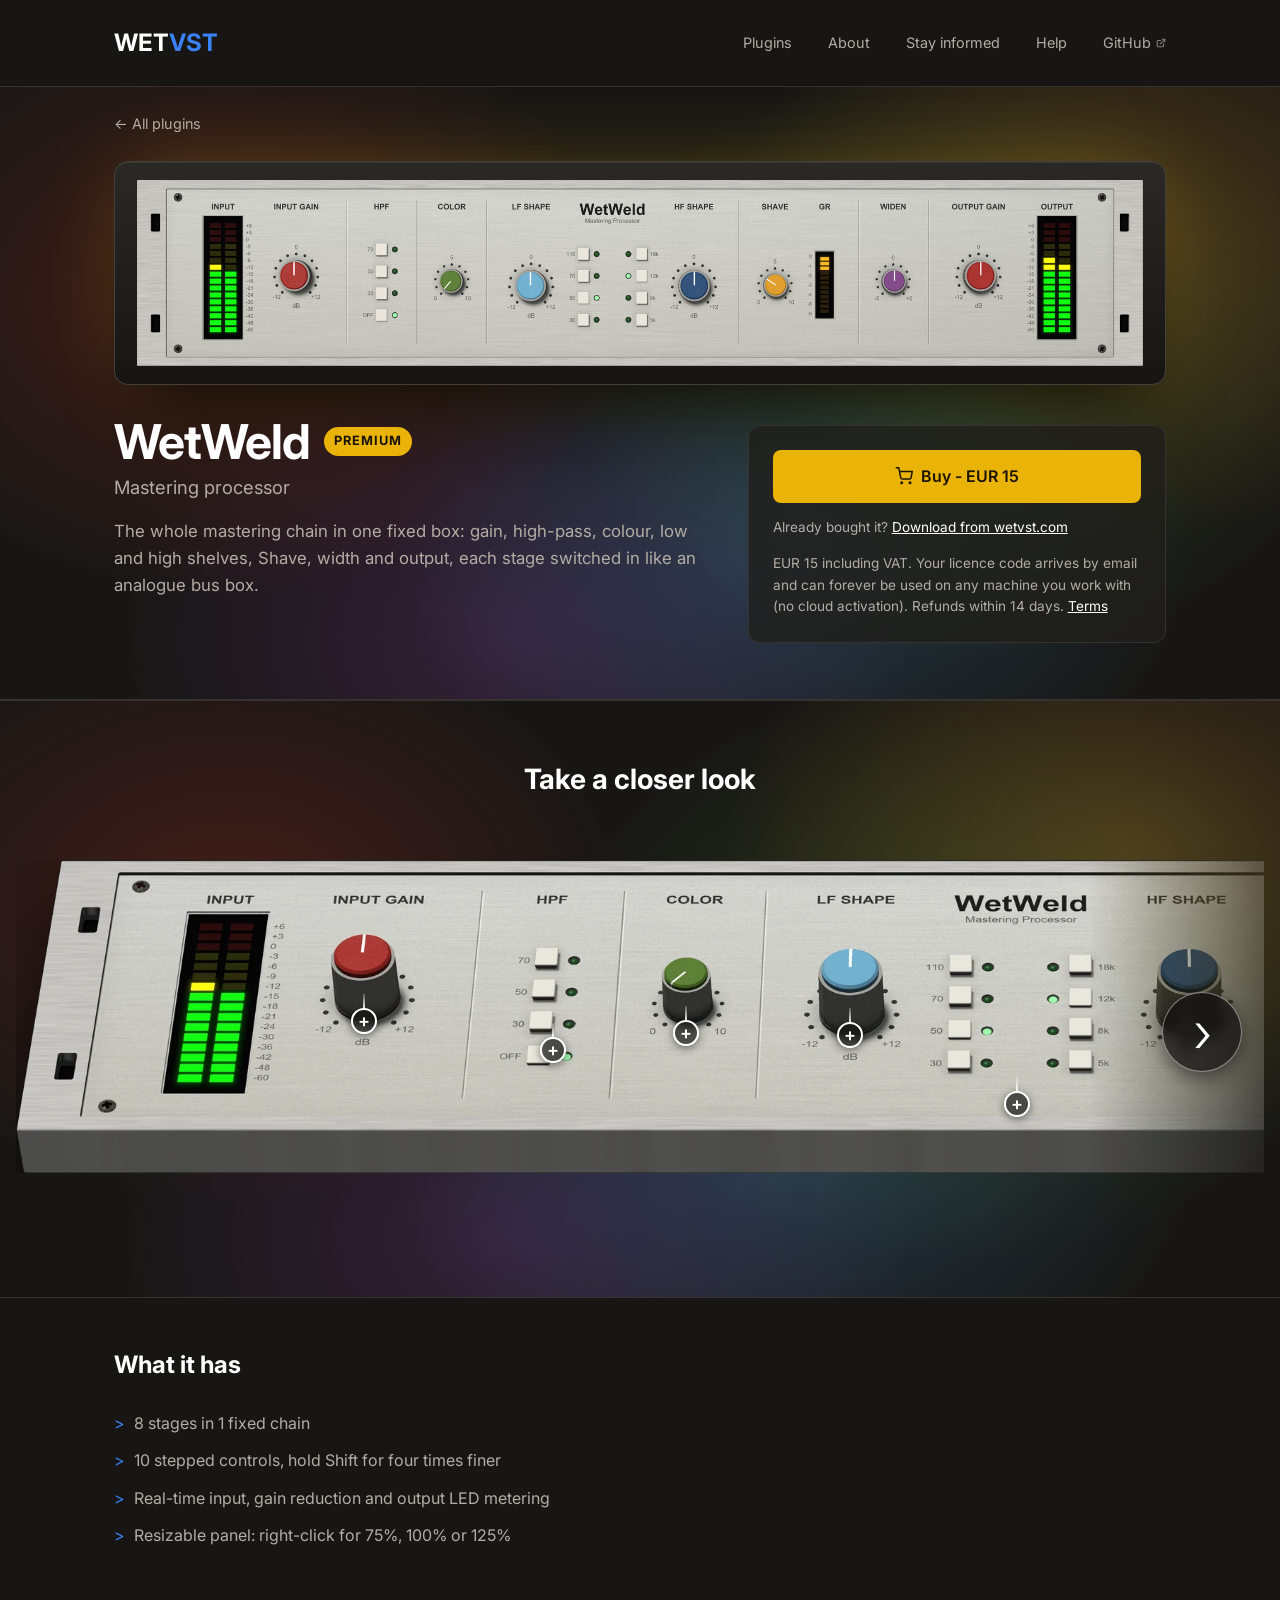
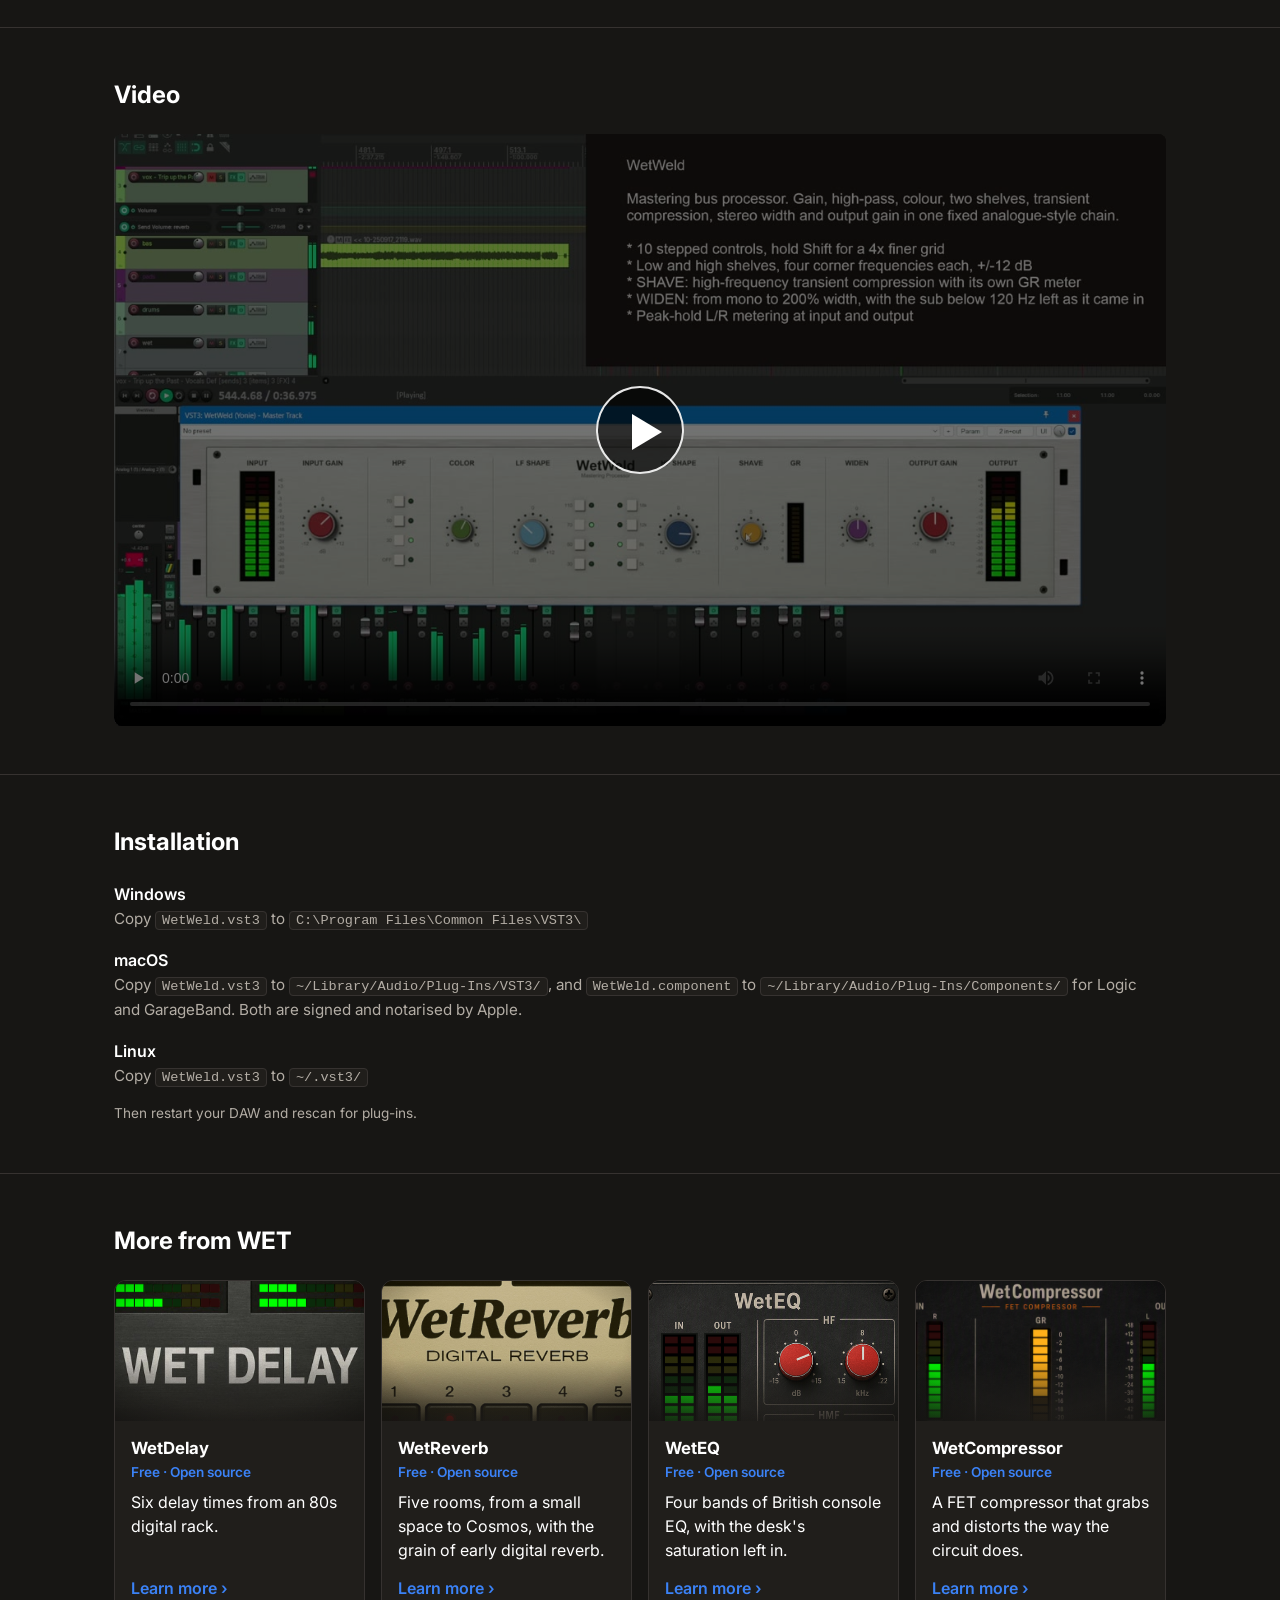
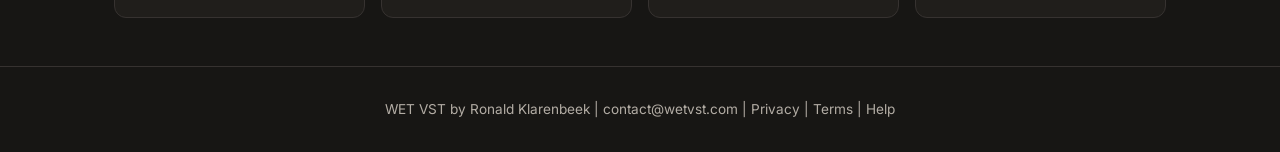
<file: wetweld/index.html>
<!DOCTYPE html>
<html lang="en">
<head>
    <meta charset="UTF-8">
    <meta name="viewport" content="width=device-width, initial-scale=1.0">
    <title>WetWeld - Mastering processor - WET VST</title>
    <meta name="description" content="The whole mastering chain in one fixed box: gain, high-pass, colour, low and high shelves, Shave, width and output, each stage switched in like an analogue bus box.">
    <meta property="og:title" content="WetWeld by WET VST">
    <meta property="og:description" content="The whole mastering chain in one fixed box: gain, high-pass, colour, low and high shelves, Shave, width and output, each stage switched in like an analogue bus box.">
    <meta property="og:image" content="https://wetvst.com/img/wetweld.png">
    <link rel="preconnect" href="https://fonts.googleapis.com">
    <link rel="preconnect" href="https://fonts.gstatic.com" crossorigin>
    <link href="https://fonts.googleapis.com/css2?family=Inter:wght@400;500;600;700&display=swap" rel="stylesheet">
    <link rel="stylesheet" href="/site.css">
</head>
<body>
    <header>
        <div class="container">
            <div class="header-content">
                <a href="/" class="logo">WET<span>VST</span></a>
                <nav>
                    <a href="/#plugins">Plugins</a>
                    <a href="/#philosophy">About</a>
                    <a href="/#notify">Stay informed</a>
                    <a href="/help/">Help</a>
                    <a href="https://github.com/yonie" target="_blank" rel="noopener">GitHub<svg class="ext-icon" viewBox="0 0 24 24" fill="none" stroke="currentColor" stroke-width="2.5" stroke-linecap="round" stroke-linejoin="round" aria-hidden="true"><path d="M18 13v6a2 2 0 0 1-2 2H5a2 2 0 0 1-2-2V8a2 2 0 0 1 2-2h6"/><polyline points="15 3 21 3 21 9"/><line x1="10" y1="14" x2="21" y2="3"/></svg></a>
                </nav>
            </div>
        </div>
    </header>

    <main>
        <section class="pdp-hero wide" style="--tint: #e0b020; background: radial-gradient(ellipse 45% 70% at 18% 35%, color-mix(in srgb, #d33a2c 24%, transparent), transparent 70%), radial-gradient(ellipse 45% 70% at 62% 75%, color-mix(in srgb, #4aa3df 24%, transparent), transparent 70%), radial-gradient(ellipse 45% 70% at 88% 25%, color-mix(in srgb, #e39a2a 24%, transparent), transparent 70%), radial-gradient(ellipse 45% 70% at 40% 90%, color-mix(in srgb, #8e44ad 24%, transparent), transparent 70%), radial-gradient(ellipse 45% 70% at 75% 45%, color-mix(in srgb, #5a9a3a 24%, transparent), transparent 70%)">
            <div class="container">
                <a href="/#plugins" class="pdp-back">&larr; All plugins</a>
                <div class="pdp-hero-grid">
                    <div class="pdp-stage"><img src="/img/wetweld-hero.png" alt="The WetWeld panel" class="pdp-render"></div>
                    <div class="pdp-copy">
                        
                        <div class="pdp-title">
                            <h1>WetWeld</h1><span class="badge-premium">Premium</span>
                        </div>
                        <p class="pdp-kind">Mastering processor</p>
                        <p class="pdp-lead">The whole mastering chain in one fixed box: gain, high-pass, colour, low and high shelves, Shave, width and output, each stage switched in like an analogue bus box.</p>
                        
                    </div><div class="pdp-buybox"><div class="pdp-actions">
                    <a href="https://shop.wetvst.com/buy/wetweld" class="btn btn-premium"><svg viewBox="0 0 24 24" fill="none" stroke="currentColor" stroke-width="2"><circle cx="9" cy="21" r="1"/><circle cx="20" cy="21" r="1"/><path d="M1 1h4l2.68 13.39a2 2 0 0 0 2 1.61h9.72a2 2 0 0 0 2-1.61L23 6H6"/></svg>Buy - EUR 15</a>
                </div>
                <p class="pdp-meta">Already bought it? <a href="/download/wetweld">Download from wetvst.com</a></p>
                <p class="pdp-meta">EUR 15 including VAT. Your licence code arrives by email and can forever be used on any machine you work with (no cloud activation). Refunds within 14 days. <a href="/terms.html">Terms</a></p></div>
                </div>
            </div>
        </section>

        <section class="pdp-closer" style="background: radial-gradient(ellipse 45% 70% at 18% 35%, color-mix(in srgb, #d33a2c 24%, transparent), transparent 70%), radial-gradient(ellipse 45% 70% at 62% 75%, color-mix(in srgb, #4aa3df 24%, transparent), transparent 70%), radial-gradient(ellipse 45% 70% at 88% 25%, color-mix(in srgb, #e39a2a 24%, transparent), transparent 70%), radial-gradient(ellipse 45% 70% at 40% 90%, color-mix(in srgb, #8e44ad 24%, transparent), transparent 70%), radial-gradient(ellipse 45% 70% at 75% 45%, color-mix(in srgb, #5a9a3a 24%, transparent), transparent 70%)">
            <div class="container">
                <h2>Take a closer look</h2>
                <div class="closer-stage pan">
                    <div class="pan-view"><div class="pan-track">
                    <img src="/img/3d/wetweld.webp" alt="WetWeld, rendered in 3D" loading="lazy">
                    <button class="spot below" style="left: 16.41%; top: 35.22%" aria-label="Input gain"><span class="spot-card"><strong>Input gain</strong>Push the whole chain harder for more density and colour.</span></button>
                    <button class="spot below" style="left: 25.3%; top: 44.55%" aria-label="High pass"><span class="spot-card"><strong>High pass</strong>Clean up the lowest lows.</span></button>
                    <button class="spot below" style="left: 31.59%; top: 39.02%" aria-label="Colour"><span class="spot-card"><strong>Colour</strong>Add warmth and glue with gentle saturation.</span></button>
                    <button class="spot below" style="left: 39.33%; top: 39.7%" aria-label="Low shelf"><span class="spot-card"><strong>Low shelf</strong>Add weight, or tighten up the low end.</span></button>
                    <button class="spot below" style="left: 55.24%; top: 40.0%" aria-label="High shelf"><span class="spot-card"><strong>High shelf</strong>Open up the top, or smooth it out.</span></button>
                    <button class="spot left below" style="left: 63.2%; top: 40.87%" aria-label="Shave"><span class="spot-card"><strong>Shave</strong>Tames harsh highs and spiky transients before they stick out. The meter shows how much it takes.</span></button>
                    <button class="spot left below" style="left: 74.73%; top: 39.33%" aria-label="Widen"><span class="spot-card"><strong>Widen</strong>At the centre the stereo image stays as it is. Turn right for a wider mix, left to narrow it, all the way to mono.</span></button>
                    <button class="spot left below" style="left: 83.06%; top: 35.38%" aria-label="Output gain"><span class="spot-card"><strong>Output gain</strong>Sets the final level of your master.</span></button>
                    <button class="spot below" style="left: 47.17%; top: 61.5%" aria-label="Resize the panel"><span class="spot-card"><strong>Resize the panel</strong>Right-click anywhere on the panel to make it bigger or smaller: 75%, 100% or 125%.</span></button>
                    </div></div>
                    <button class="pan-btn pan-prev" aria-label="Slide left" hidden>&lsaquo;</button>
                    <button class="pan-btn pan-next" aria-label="Slide right">&rsaquo;</button>
                </div>
                <p class="closer-caption" aria-live="polite" hidden></p>
            </div>
        </section>

        <section class="pdp-section">
            <div class="container pdp-cols single">
                <div>
                    <h2>What it has</h2>
                    <ul class="plugin-features">
                        <li>8 stages in 1 fixed chain</li>
                        <li>10 stepped controls, hold Shift for four times finer</li>
                        <li>Real-time input, gain reduction and output LED metering</li>
                        <li>Resizable panel: right-click for 75%, 100% or 125%</li>
                    </ul>
                </div>

            </div>
        </section>

        <section class="pdp-section">
            <div class="container">
                <h2>Video</h2>
                <div class="pdp-media pdp-video"><video controls preload="none" poster="/video/wetweld.jpg"><source src="/video/wetweld.mp4" type="video/mp4"></video><button class="play" type="button" aria-label="Play the video"></button></div>
                <script>
                (function () {
                  var box = document.currentScript.previousElementSibling, v = box.querySelector("video");
                  box.querySelector(".play").addEventListener("click", function () { v.play(); });
                  v.addEventListener("play", function () { box.classList.add("playing"); });
                })();
                </script>
            </div>
        </section>

        <section class="pdp-section">
            <div class="container">
                <h2>Installation</h2>
                <dl class="pdp-install">
                    <dt>Windows</dt>
                    <dd>Copy <code>WetWeld.vst3</code> to <code>C:\Program Files\Common Files\VST3\</code></dd>
                    <dt>macOS</dt>
                    <dd>Copy <code>WetWeld.vst3</code> to <code>~/Library/Audio/Plug-Ins/VST3/</code>, and <code>WetWeld.component</code> to <code>~/Library/Audio/Plug-Ins/Components/</code> for Logic and GarageBand. Both are signed and notarised by Apple.</dd>
                    <dt>Linux</dt>
                    <dd>Copy <code>WetWeld.vst3</code> to <code>~/.vst3/</code></dd>
                </dl>
                <p class="pdp-meta">Then restart your DAW and rescan for plug-ins.</p>
            </div>
        </section>
        <section class="pdp-section">
            <div class="container">
                <h2>More from WET</h2>
                <div class="plugin-grid cards mini-grid">
                    <div class="card mini">
                        <a href="/wetdelay/" class="card-img"><img src="/img/wetdelay.png" alt="The WetDelay panel" loading="lazy" style="object-position: 50% 28%; transform-origin: 50% 28%; --zoom: 1.25"></a>
                        <div class="card-body">
                            <h3><a href="/wetdelay/">WetDelay</a></h3>
                            
                            <p class="card-free">Free · Open source</p>
                            <p class="card-line">Six delay times from an 80s digital rack.</p>
                            <div class="plugin-actions">
                                <a href="/wetdelay/" class="more-link more-free">Learn more <span aria-hidden="true">&rsaquo;</span></a>
                            </div>
                        </div>
                    </div>
                    <div class="card mini">
                        <a href="/wetreverb/" class="card-img"><img src="/img/wetreverb.png" alt="The WetReverb panel" loading="lazy" style="object-position: 50% 45%; transform-origin: 50% 45%; --zoom: 1.3"></a>
                        <div class="card-body">
                            <h3><a href="/wetreverb/">WetReverb</a></h3>
                            
                            <p class="card-free">Free · Open source</p>
                            <p class="card-line">Five rooms, from a small space to Cosmos, with the grain of early digital reverb.</p>
                            <div class="plugin-actions">
                                <a href="/wetreverb/" class="more-link more-free">Learn more <span aria-hidden="true">&rsaquo;</span></a>
                            </div>
                        </div>
                    </div>
                    <div class="card mini">
                        <a href="/weteq/" class="card-img"><img src="/img/weteq.png" alt="The WetEQ panel" loading="lazy" style="object-position: 75% 0%; transform-origin: 75% 0%; --zoom: 1.1"></a>
                        <div class="card-body">
                            <h3><a href="/weteq/">WetEQ</a></h3>
                            
                            <p class="card-free">Free · Open source</p>
                            <p class="card-line">Four bands of British console EQ, with the desk's saturation left in.</p>
                            <div class="plugin-actions">
                                <a href="/weteq/" class="more-link more-free">Learn more <span aria-hidden="true">&rsaquo;</span></a>
                            </div>
                        </div>
                    </div>
                    <div class="card mini">
                        <a href="/wetcompressor/" class="card-img"><img src="/img/wetcompressor.png" alt="The WetCompressor panel" loading="lazy" style="object-position: 50% 6%; transform-origin: 50% 6%; --zoom: 1.6"></a>
                        <div class="card-body">
                            <h3><a href="/wetcompressor/">WetCompressor</a></h3>
                            
                            <p class="card-free">Free · Open source</p>
                            <p class="card-line">A FET compressor that grabs and distorts the way the circuit does.</p>
                            <div class="plugin-actions">
                                <a href="/wetcompressor/" class="more-link more-free">Learn more <span aria-hidden="true">&rsaquo;</span></a>
                            </div>
                        </div>
                    </div>
                </div>
            </div>
        </section>
    </main>

    <footer>
        <div class="container">
            <p>WET VST by <a href="https://github.com/yonie">Ronald Klarenbeek</a> | <a href="mailto:contact@wetvst.com">contact@wetvst.com</a> | <a href="/privacy.html">Privacy</a> | <a href="/terms.html">Terms</a> | <a href="/help/">Help</a></p>
        </div>
    </footer>
    <script>
    // Take a closer look: a click opens one marker's card and closes the rest;
    // a second click, a click elsewhere or Escape closes it. On phones the same
    // text goes into the caption under the render.
    (function () {
      var spots = document.querySelectorAll(".spot"), cap = document.querySelector(".closer-caption");
      if (!spots.length) return;
      function close() { spots.forEach(function (s) { s.classList.remove("open"); s.setAttribute("aria-expanded", "false"); }); }
      spots.forEach(function (s) {
        s.setAttribute("aria-expanded", "false");
        s.addEventListener("click", function (e) {
          e.stopPropagation();
          var was = s.classList.contains("open");
          close();
          if (!was) {
            s.classList.add("open"); s.setAttribute("aria-expanded", "true");
            if (cap) { cap.innerHTML = s.querySelector(".spot-card").innerHTML; cap.hidden = false; }
          }
        });
      });
      document.addEventListener("click", close);
      // Three stops across a rack: left end, middle, right end.
      var pan = document.querySelector(".closer-stage.pan");
      if (pan) {
        var track = pan.querySelector(".pan-track"), prev = pan.querySelector(".pan-prev"), next = pan.querySelector(".pan-next");
        var stops = [0, 20.59, 41.18], at = 0;
        var go = function (d) {
          close(); at = Math.max(0, Math.min(stops.length - 1, at + d));
          track.style.transform = "translateX(-" + stops[at] + "%)";
          prev.hidden = at === 0; next.hidden = at === stops.length - 1;
          pan.classList.toggle("at-left", at === 0); pan.classList.toggle("at-right", at === stops.length - 1);
        };
        prev.addEventListener("click", function (e) { e.stopPropagation(); go(-1); });
        next.addEventListener("click", function (e) { e.stopPropagation(); go(1); });
        pan.classList.add("at-left");
      }
      document.addEventListener("keydown", function (e) { if (e.key === "Escape") close(); });
    })();
    </script>
</body>
</html>
</file>
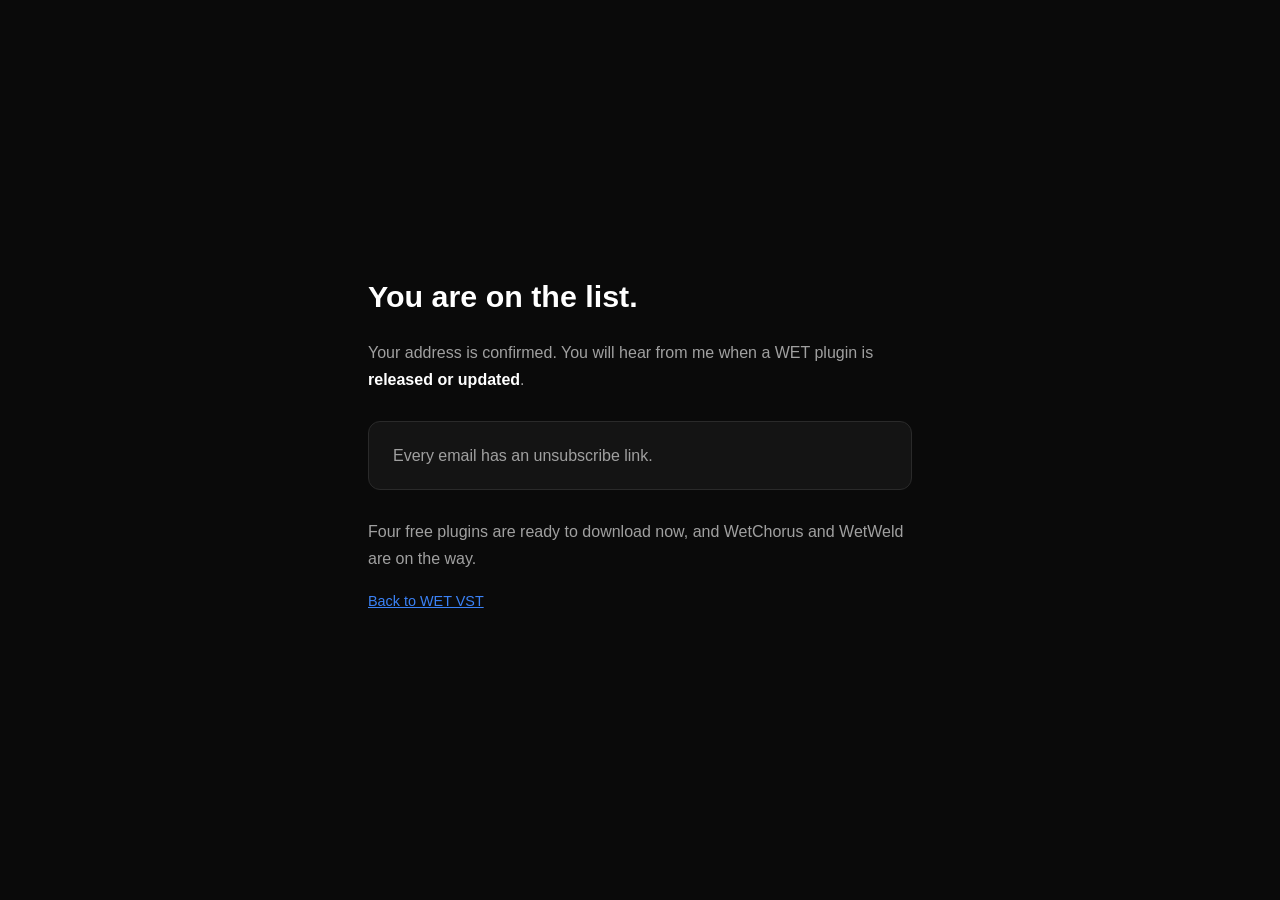
<file: confirmed.html>
<!DOCTYPE html>
<html lang="en">
<head>
    <meta charset="UTF-8">
    <meta name="viewport" content="width=device-width, initial-scale=1.0">
    <title>You are on the list - WET VST</title>
    <meta name="description" content="Your address is confirmed for WET release notices.">
    <meta name="robots" content="noindex">
    <link rel="icon" href="data:,">
    <style>
        :root {
            --bg-dark: #0a0a0a;
            --bg-card: #141414;
            --text-primary: #ffffff;
            --text-secondary: #a0a0a0;
            --accent: #3b82f6;
            --border: #2a2a2a;
        }
        * { margin: 0; padding: 0; box-sizing: border-box; }
        body {
            font-family: 'Inter', -apple-system, BlinkMacSystemFont, sans-serif;
            background-color: var(--bg-dark);
            color: var(--text-primary);
            line-height: 1.7;
            min-height: 100vh;
            display: flex;
            align-items: center;
            justify-content: center;
            padding: 4rem 1.5rem;
        }
        .container { max-width: 34rem; }
        h1 { font-size: 1.9rem; margin-bottom: 1rem; }
        p { color: var(--text-secondary); margin-bottom: 1rem; }
        strong { color: var(--text-primary); font-weight: 600; }
        a { color: var(--accent); }
        .note {
            background: var(--bg-card);
            border: 1px solid var(--border);
            border-radius: 0.75rem;
            padding: 1.25rem 1.5rem;
            margin: 1.75rem 0;
        }
        .note p:last-child { margin-bottom: 0; }
        .back { font-size: 0.9rem; }
    </style>
</head>
<body>
    <div class="container">
        <h1>You are on the list.</h1>
        <p>Your address is confirmed. You will hear from me when a WET plugin is <strong>released or updated</strong>.</p>
        <div class="note">
            <p>Every email has an unsubscribe link.</p>
        </div>
        <p>Four free plugins are ready to download now, and WetChorus and WetWeld are on the way.</p>
        <p class="back"><a href="/">Back to WET VST</a></p>
    </div>
</body>
</html>
</file>
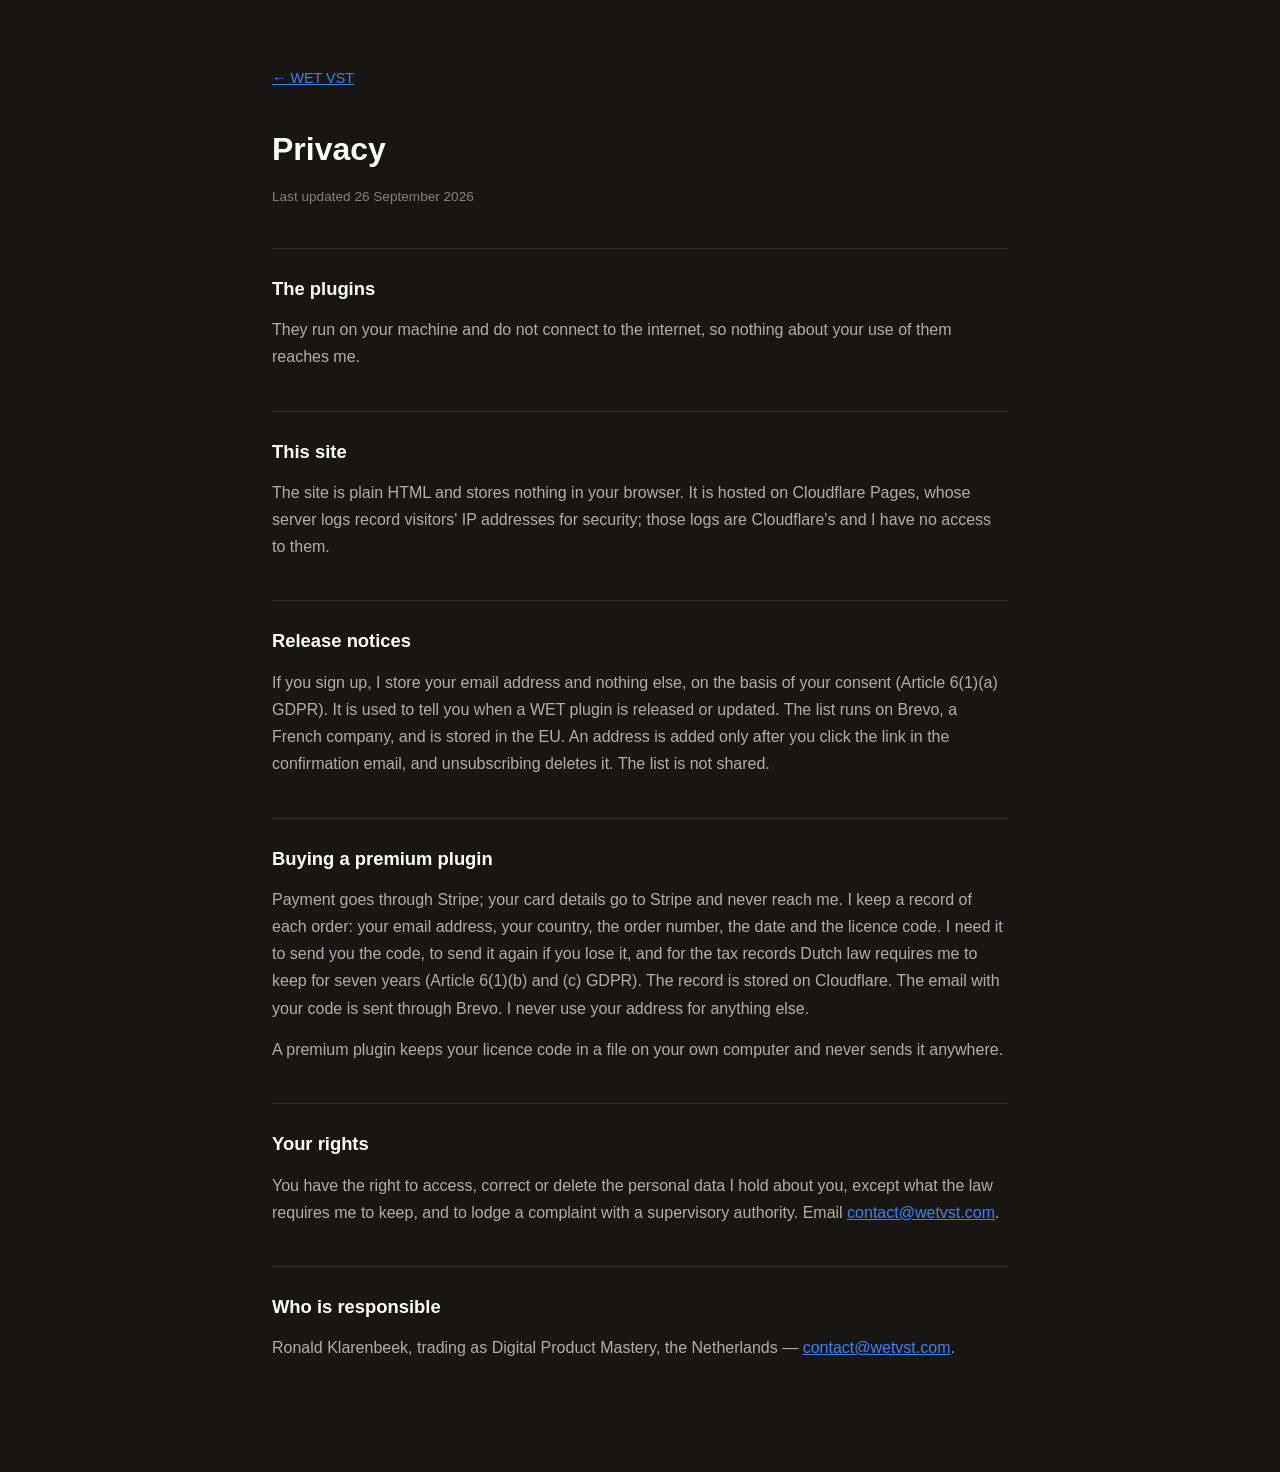
<file: privacy.html>
<!DOCTYPE html>
<html lang="en">
<head>
    <meta charset="UTF-8">
    <meta name="viewport" content="width=device-width, initial-scale=1.0">
    <title>Privacy - WET VST</title>
    <meta name="description" content="What WET VST does and does not do with personal data.">
    <link rel="icon" href="data:,">
    <style>
        :root {
            --bg-dark: #171614;
            --bg-card: #201e1b;
            --text-primary: #ffffff;
            --text-secondary: #b3ada5;
            --accent: #3b82f6;
            --border: #363230;
        }
        * { margin: 0; padding: 0; box-sizing: border-box; }
        body {
            font-family: 'Inter', -apple-system, BlinkMacSystemFont, sans-serif;
            background-color: var(--bg-dark);
            color: var(--text-primary);
            line-height: 1.7;
            padding: 4rem 1.5rem 6rem;
        }
        .container { max-width: 46rem; margin: 0 auto; }
        h1 { font-size: 2rem; margin-bottom: 0.5rem; }
        h2 {
            font-size: 1.15rem;
            margin: 2.5rem 0 0.75rem;
            padding-top: 1.5rem;
            border-top: 1px solid var(--border);
        }
        p, li { color: var(--text-secondary); margin-bottom: 0.9rem; }
        ul { padding-left: 1.25rem; }
        strong { color: var(--text-primary); font-weight: 600; }
        a { color: var(--accent); }
        .updated { color: var(--text-secondary); font-size: 0.85rem; opacity: 0.7; }
        .lead {
            background: var(--bg-card);
            border: 1px solid var(--border);
            border-radius: 0.5rem;
            padding: 1.25rem 1.5rem;
            margin: 2rem 0 0;
        }
        .lead p:last-child { margin-bottom: 0; }
        .back { display: inline-block; margin-bottom: 2rem; font-size: 0.9rem; }
    </style>
</head>
<body>
    <div class="container">
        <a href="/" class="back">&larr; WET VST</a>

        <h1>Privacy</h1>
        <p class="updated">Last updated 26 September 2026</p>

        <h2>The plugins</h2>
        <p>They run on your machine and do not connect to the internet, so nothing about your use
        of them reaches me.</p>

        <h2>This site</h2>
        <p>The site is plain HTML and stores nothing in your browser. It is hosted on Cloudflare
        Pages, whose server logs record visitors' IP addresses for security; those logs are
        Cloudflare's and I have no access to them.</p>

        <h2>Release notices</h2>
        <p>If you sign up, I store your email address and nothing else, on the basis of your
        consent (Article 6(1)(a) GDPR). It is used to tell you when a WET plugin is released or
        updated. The list runs on Brevo, a French company, and is stored in the EU. An address is
        added only after you click the link in the confirmation email, and unsubscribing deletes
        it. The list is not shared.</p>

        <h2>Buying a premium plugin</h2>
        <p>Payment goes through Stripe; your card details go to Stripe and never reach me.
        I keep a record of each order: your email address, your country, the order number,
        the date and the licence code. I need it to send you the code, to send it again if
        you lose it, and for the tax records Dutch law requires me to keep for seven years
        (Article 6(1)(b) and (c) GDPR). The record is stored on Cloudflare. The email with
        your code is sent through Brevo. I never use your address for anything else.</p>
        <p>A premium plugin keeps your licence code in a file on your own computer and never
        sends it anywhere.</p>

        <h2>Your rights</h2>
        <p>You have the right to access, correct or delete the personal data I hold about you,
        except what the law requires me to keep, and to lodge a complaint with a supervisory authority. Email
        <a href="mailto:contact@wetvst.com">contact@wetvst.com</a>.</p>

        <h2>Who is responsible</h2>
        <p>Ronald Klarenbeek, trading as Digital Product Mastery, the Netherlands &mdash;
        <a href="mailto:contact@wetvst.com">contact@wetvst.com</a>.</p>
    </div>
</body>
</html>
</file>
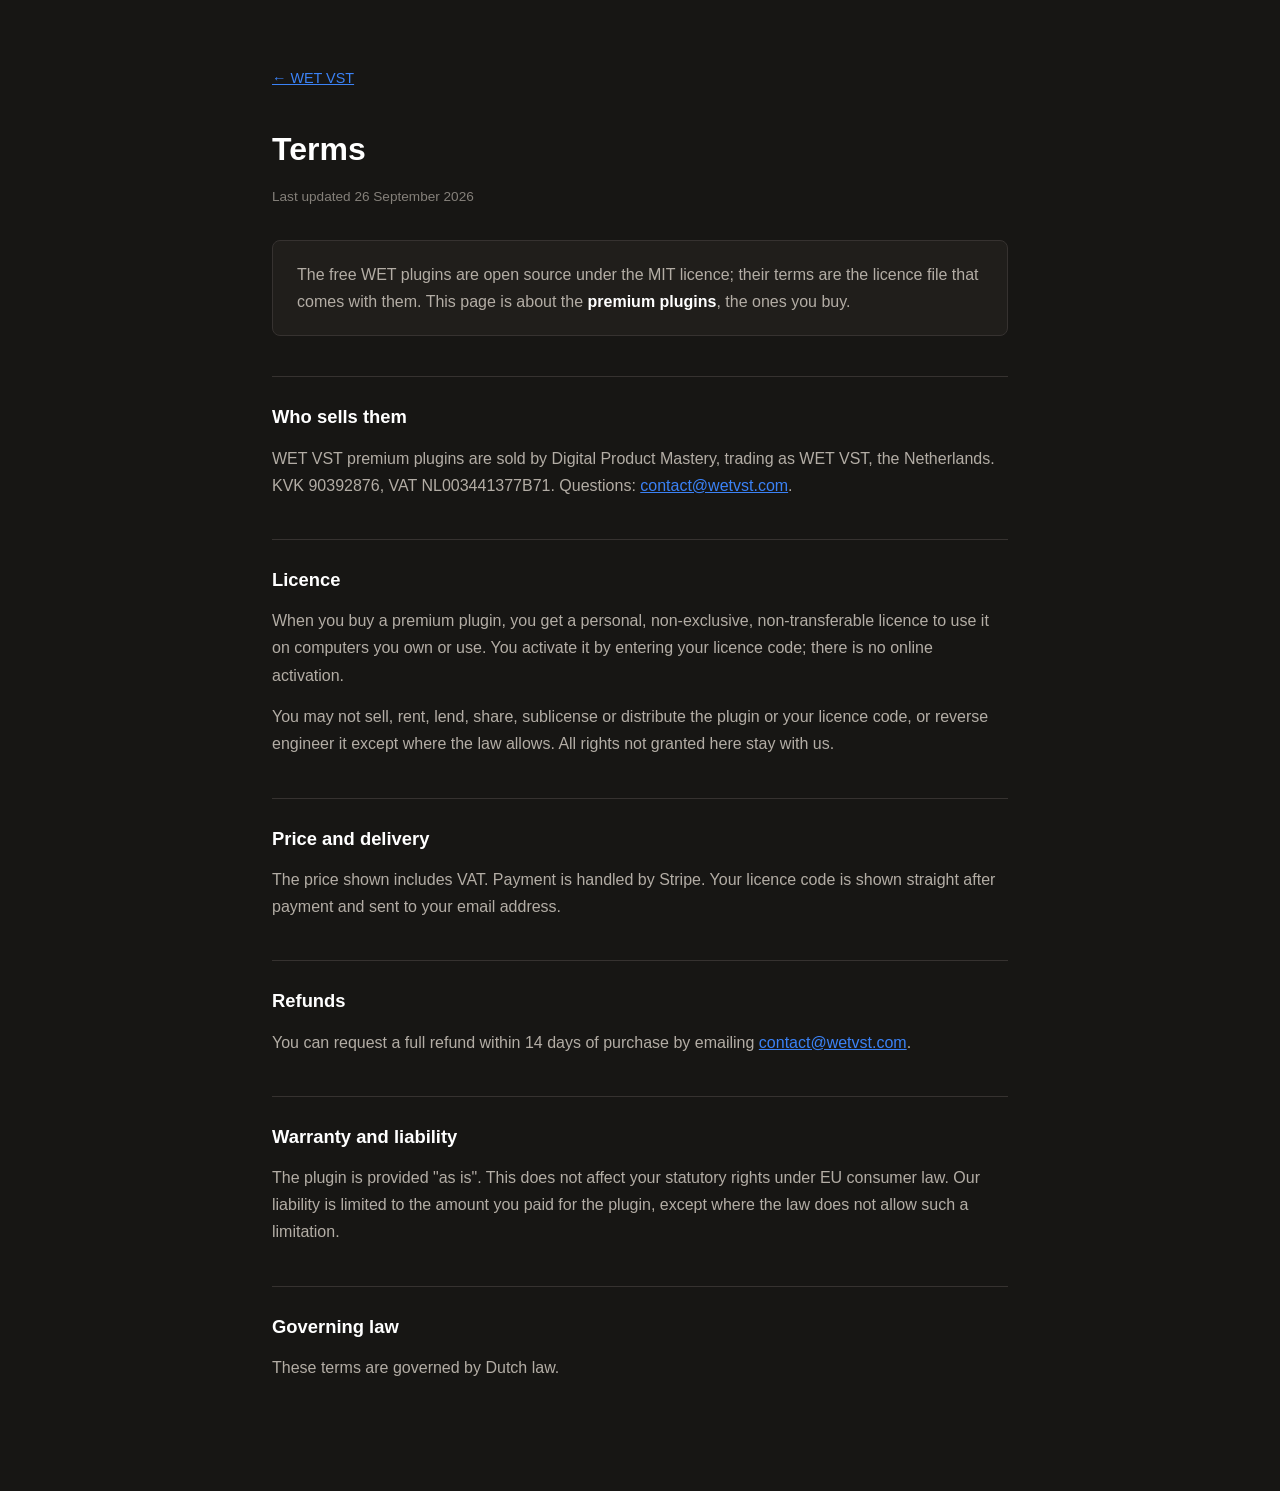
<file: terms.html>
<!DOCTYPE html>
<html lang="en">
<head>
    <meta charset="UTF-8">
    <meta name="viewport" content="width=device-width, initial-scale=1.0">
    <title>Terms - WET VST</title>
    <meta name="description" content="What WET VST does and does not do with personal data.">
    <link rel="icon" href="data:,">
    <style>
        :root {
            --bg-dark: #171614;
            --bg-card: #201e1b;
            --text-primary: #ffffff;
            --text-secondary: #b3ada5;
            --accent: #3b82f6;
            --border: #363230;
        }
        * { margin: 0; padding: 0; box-sizing: border-box; }
        body {
            font-family: 'Inter', -apple-system, BlinkMacSystemFont, sans-serif;
            background-color: var(--bg-dark);
            color: var(--text-primary);
            line-height: 1.7;
            padding: 4rem 1.5rem 6rem;
        }
        .container { max-width: 46rem; margin: 0 auto; }
        h1 { font-size: 2rem; margin-bottom: 0.5rem; }
        h2 {
            font-size: 1.15rem;
            margin: 2.5rem 0 0.75rem;
            padding-top: 1.5rem;
            border-top: 1px solid var(--border);
        }
        p, li { color: var(--text-secondary); margin-bottom: 0.9rem; }
        ul { padding-left: 1.25rem; }
        strong { color: var(--text-primary); font-weight: 600; }
        a { color: var(--accent); }
        .updated { color: var(--text-secondary); font-size: 0.85rem; opacity: 0.7; }
        .lead {
            background: var(--bg-card);
            border: 1px solid var(--border);
            border-radius: 0.5rem;
            padding: 1.25rem 1.5rem;
            margin: 2rem 0 0;
        }
        .lead p:last-child { margin-bottom: 0; }
        .back { display: inline-block; margin-bottom: 2rem; font-size: 0.9rem; }
    </style>
</head>
<body>
    <div class="container">
        <a href="/" class="back">&larr; WET VST</a>
        <h1>Terms</h1>
        <p class="updated">Last updated 26 September 2026</p>

        <div class="lead">
            <p>The free WET plugins are open source under the MIT licence; their terms are the
            licence file that comes with them. This page is about the
            <strong>premium plugins</strong>, the ones you buy.</p>
        </div>

        <h2>Who sells them</h2>
        <p>WET VST premium plugins are sold by Digital Product Mastery, trading as WET VST,
        the Netherlands. KVK 90392876, VAT NL003441377B71. Questions: <a href="mailto:contact@wetvst.com">contact@wetvst.com</a>.</p>

        <h2>Licence</h2>
        <p>When you buy a premium plugin, you get a personal, non-exclusive, non-transferable
        licence to use it on computers you own or use. You activate it by entering your licence
        code; there is no online activation.</p>
        <p>You may not sell, rent, lend, share, sublicense or distribute the plugin or your licence
        code, or reverse engineer it except where the law allows. All rights not granted here stay
        with us.</p>

        <h2>Price and delivery</h2>
        <p>The price shown includes VAT. Payment is handled by Stripe. Your licence code is
        shown straight after payment and sent to your email address.</p>

        <h2>Refunds</h2>
        <p>You can request a full refund within 14 days of purchase by emailing
        <a href="mailto:contact@wetvst.com">contact@wetvst.com</a>.</p>

        <h2>Warranty and liability</h2>
        <p>The plugin is provided "as is". This does not affect your statutory rights under EU
        consumer law. Our liability is limited to the amount you paid for the plugin, except where
        the law does not allow such a limitation.</p>

        <h2>Governing law</h2>
        <p>These terms are governed by Dutch law.</p>
    </div>
</body>
</html>
</file>
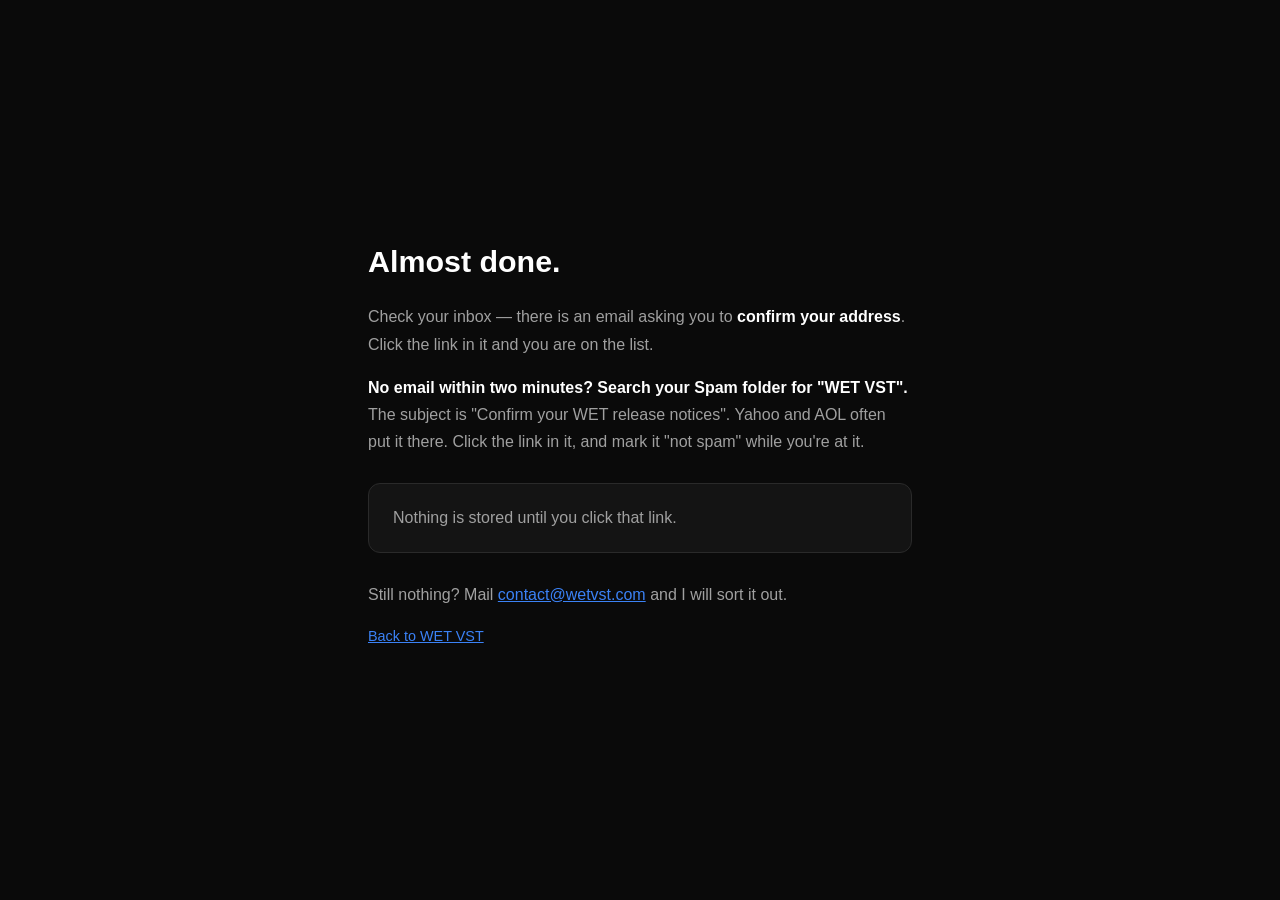
<file: thanks.html>
<!DOCTYPE html>
<html lang="en">
<head>
    <meta charset="UTF-8">
    <meta name="viewport" content="width=device-width, initial-scale=1.0">
    <title>Almost done - WET VST</title>
    <meta name="description" content="One more click to confirm your WET release notices.">
    <meta name="robots" content="noindex">
    <link rel="icon" href="data:,">
    <style>
        :root {
            --bg-dark: #0a0a0a;
            --bg-card: #141414;
            --text-primary: #ffffff;
            --text-secondary: #a0a0a0;
            --accent: #3b82f6;
            --border: #2a2a2a;
        }
        * { margin: 0; padding: 0; box-sizing: border-box; }
        body {
            font-family: 'Inter', -apple-system, BlinkMacSystemFont, sans-serif;
            background-color: var(--bg-dark);
            color: var(--text-primary);
            line-height: 1.7;
            min-height: 100vh;
            display: flex;
            align-items: center;
            justify-content: center;
            padding: 4rem 1.5rem;
        }
        .container { max-width: 34rem; }
        h1 { font-size: 1.9rem; margin-bottom: 1rem; }
        p { color: var(--text-secondary); margin-bottom: 1rem; }
        strong { color: var(--text-primary); font-weight: 600; }
        a { color: var(--accent); }
        .note {
            background: var(--bg-card);
            border: 1px solid var(--border);
            border-radius: 0.75rem;
            padding: 1.25rem 1.5rem;
            margin: 1.75rem 0;
        }
        .note p:last-child { margin-bottom: 0; }
        .back { font-size: 0.9rem; }
    </style>
</head>
<body>
    <div class="container">
        <h1>Almost done.</h1>
        <p>Check your inbox — there is an email asking you to <strong>confirm your address</strong>.
        Click the link in it and you are on the list.</p>
        <p><strong>No email within two minutes? Search your Spam folder for "WET VST".</strong>
        The subject is "Confirm your WET release notices". Yahoo and AOL often put it there. Click the
        link in it, and mark it "not spam" while you're at it.</p>
        <div class="note">
            <p>Nothing is stored until you click that link.</p>
        </div>
        <p>Still nothing? Mail
        <a href="mailto:contact@wetvst.com">contact@wetvst.com</a> and I will sort it out.</p>
        <p class="back"><a href="/">Back to WET VST</a></p>
    </div>
</body>
</html>
</file>
<file: site.css>
/* Shared by every page on wetvst.com. */
:root {
    --bg-dark: #171614;
    --bg-card: #201e1b;
    --bg-card-hover: #282521;
    --text-primary: #ffffff;
    --text-secondary: #b3ada5;
    --accent: #3b82f6;
    --accent-hover: #2563eb;
    --border: #363230;
    --green: #22c55e;
    --yellow: #eab308;
}

* {
    margin: 0;
    padding: 0;
    box-sizing: border-box;
}

body {
    font-family: 'Inter', -apple-system, BlinkMacSystemFont, sans-serif;
    background-color: var(--bg-dark);
    color: var(--text-primary);
    line-height: 1.6;
}

.container {
    max-width: 1100px;
    margin: 0 auto;
    padding: 0 24px;
}

/* Header */
header {
    padding: 24px 0;
    border-bottom: 1px solid var(--border);
}

.header-content {
    display: flex;
    justify-content: space-between;
    align-items: center;
}

.logo {
    font-size: 1.5rem;
    font-weight: 700;
    color: var(--text-primary);
    text-decoration: none;
}

.logo span {
    color: var(--accent);
}

nav a {
    color: var(--text-secondary);
    text-decoration: none;
    margin-left: 32px;
    font-size: 0.9rem;
    transition: color 0.2s;
}

nav a:hover {
    color: var(--text-primary);
}

/* Hero */
.hero {
    padding: 80px 0 60px;
    text-align: center;
}

.hero h1 {
    font-size: 3rem;
    font-weight: 700;
    margin-bottom: 16px;
    letter-spacing: -0.02em;
}

.hero .subtitle {
    font-size: 1.25rem;
    color: var(--text-secondary);
    max-width: 600px;
    margin: 0 auto 32px;
}

.hero-badges {
    display: flex;
    justify-content: center;
    gap: 12px;
    flex-wrap: wrap;
}

.badge {
    display: inline-flex;
    align-items: center;
    gap: 6px;
    padding: 8px 16px;
    background: var(--bg-card);
    border: 1px solid var(--border);
    border-radius: 100px;
    font-size: 0.85rem;
    color: var(--text-secondary);
}

.badge svg {
    width: 16px;
    height: 16px;
}

/* Plugins Section */
.plugins {
    padding: 60px 0;
}

.section-header {
    text-align: center;
    margin-bottom: 48px;
}

.section-header h2 {
    font-size: 2rem;
    margin-bottom: 8px;
}

.section-header p {
    color: var(--text-secondary);
}

.plugin-grid {
    display: grid;
    grid-template-columns: repeat(auto-fit, minmax(320px, 1fr));
    gap: 24px;
}

.plugin-card {
    background: var(--bg-card);
    border: 1px solid var(--border);
    border-radius: 12px;
    padding: 32px;
    transition: all 0.2s;
}

.plugin-card:hover {
    background: var(--bg-card-hover);
    border-color: #4a4540;
}

.plugin-card.available {
    border-color: var(--green);
}

.plugin-header {
    display: flex;
    justify-content: space-between;
    align-items: flex-start;
    margin-bottom: 16px;
}

.plugin-name {
    font-size: 1.5rem;
    font-weight: 600;
}

.plugin-status {
    font-size: 0.75rem;
    font-weight: 500;
    padding: 4px 10px;
    border-radius: 100px;
    text-transform: uppercase;
    letter-spacing: 0.05em;
}

.plugin-status.available {
    background: rgba(34, 197, 94, 0.15);
    color: var(--green);
}

.plugin-status.coming {
    background: rgba(234, 179, 8, 0.15);
    color: var(--yellow);
}

.plugin-screenshot {
    width: 100%;
    border-radius: 8px;
    margin-bottom: 16px;
}

.plugin-description {
    color: var(--text-secondary);
    margin-bottom: 24px;
    font-size: 0.95rem;
}

.plugin-features {
    list-style: none;
    margin-bottom: 24px;
}

.plugin-features li {
    color: var(--text-secondary);
    font-size: 0.9rem;
    padding: 4px 0;
    padding-left: 20px;
    position: relative;
}

.plugin-features li::before {
    content: ">";
    position: absolute;
    left: 0;
    color: var(--accent);
}

.plugin-actions {
    display: flex;
    gap: 12px;
}

.btn {
    display: inline-flex;
    align-items: center;
    gap: 8px;
    padding: 10px 20px;
    border-radius: 8px;
    font-size: 0.9rem;
    font-weight: 500;
    text-decoration: none;
    transition: all 0.2s;
    cursor: pointer;
    border: none;
}

.btn-primary {
    background: var(--accent);
    color: white;
}

.btn-primary:hover {
    background: var(--accent-hover);
}

.btn-secondary {
    background: transparent;
    color: var(--text-secondary);
    border: 1px solid var(--border);
}

.btn-secondary:hover {
    background: var(--bg-card);
    color: var(--text-primary);
}

.btn svg {
    width: 18px;
    height: 18px;
}

/* Philosophy Section */
.philosophy {
    padding: 60px 0;
    border-top: 1px solid var(--border);
}

.philosophy-grid {
    display: grid;
    grid-template-columns: repeat(auto-fit, minmax(280px, 1fr));
    gap: 32px;
}

.philosophy-item h3 {
    font-size: 1.1rem;
    margin-bottom: 8px;
    display: flex;
    align-items: center;
    gap: 10px;
}

.philosophy-item p {
    color: var(--text-secondary);
    font-size: 0.95rem;
}

/* Marks a link that leaves the site, so nobody is taken off it unannounced. */
.ext-icon {
    width: 0.7em;
    height: 0.7em;
    margin-left: 0.35em;
    vertical-align: baseline;
    opacity: 0.7;
}
nav a:hover .ext-icon { opacity: 1; }

/* Footer */
footer {
    padding: 32px 0;
    border-top: 1px solid var(--border);
    text-align: center;
    color: var(--text-secondary);
    font-size: 0.85rem;
}

footer a {
    color: var(--text-secondary);
    text-decoration: none;
}

footer a:hover {
    color: var(--text-primary);
}

/* Responsive */
@media (max-width: 768px) {
    .hero h1 {
        font-size: 2rem;
    }

    .hero .subtitle {
        font-size: 1.1rem;
    }

    nav {
        display: none;
    }

    .plugin-card {
        padding: 24px;
    }
}
    
/* Release-notice signup. Consent-based and release-only: see privacy.html.
   Deliberately plain - a static form posting to the list provider, no
   script, no embed iframe, nothing to load. */
.notify { padding: 5rem 0; border-top: 1px solid var(--border); }
.notify h2 { font-size: 1.75rem; margin-bottom: 0.75rem; }
.notify > .container > p { color: var(--text-secondary); max-width: 40rem; }
.notify-form { display: flex; gap: 0.75rem; flex-wrap: wrap; margin: 1.5rem 0 0; max-width: 34rem; }
.notify-form input[type="email"] {
    flex: 1 1 16rem;
    padding: 0.75rem 1rem;
    font: inherit;
    color: var(--text-primary);
    background: var(--bg-card);
    border: 1px solid var(--border);
    border-radius: 0.5rem;
}
.notify-form input[type="email"]:focus {
    outline: none;
    border-color: var(--accent);
}
.notify-form button { cursor: pointer; border: none; }
.notify-consent {
    display: flex;
    gap: 0.6rem;
    align-items: flex-start;
    margin-top: 1rem;
    max-width: 40rem;
    font-size: 0.85rem;
    color: var(--text-secondary);
}
.notify-consent input { margin-top: 0.25rem; flex-shrink: 0; }
.notify-note { font-size: 0.8rem; opacity: 0.6; margin-top: 1rem; }
.notify-hp { position: absolute; left: -9999px; }
.sr-only {
    position: absolute; width: 1px; height: 1px;
    padding: 0; margin: -1px; overflow: hidden;
    clip: rect(0, 0, 0, 0); white-space: nowrap; border: 0;
}

/* Product pages. The hero is a split: the panel on a lit stage tinted with the
   plug-in's own colour, name, price and button beside it. A wide panel
   (WetWeld) spans the full width with the text underneath. */
.pdp-hero { padding: 24px 0 56px; background: radial-gradient(ellipse 70% 90% at 30% 55%, color-mix(in srgb, var(--tint, #888) 22%, transparent), transparent 70%); border-bottom: 1px solid var(--border); }
.pdp-back { color: var(--text-secondary); text-decoration: none; font-size: 0.9rem; }
.pdp-back:hover { color: var(--text-primary); }
.pdp-hero-grid { display: grid; grid-template-columns: minmax(0, 1.25fr) minmax(0, 1fr); gap: 48px; align-items: center; margin-top: 24px; }
.pdp-stage { display: flex; justify-content: center; align-items: center; }
.pdp-render { max-width: 100%; max-height: 460px; width: auto; border-radius: 8px; display: block; box-shadow: 0 30px 60px -20px rgba(0,0,0,0.8), 0 0 80px -10px color-mix(in srgb, var(--tint, #888) 35%, transparent); }
.pdp-hero.wide { background: radial-gradient(ellipse 80% 70% at 50% 35%, color-mix(in srgb, var(--tint, #888) 18%, transparent), transparent 70%); }
.pdp-hero.wide .pdp-hero-grid { grid-template-columns: minmax(0, 1.4fr) minmax(0, 1fr); gap: 32px 48px; align-items: start; }
.pdp-hero.wide .pdp-stage { grid-column: 1 / -1; }
.pdp-buybox { background: color-mix(in srgb, var(--bg-card) 80%, transparent); border: 1px solid var(--border); border-radius: 12px; padding: 24px; margin-top: 8px; }
.pdp-buybox .pdp-actions .btn { width: 100%; justify-content: center; }
.pdp-title { display: flex; flex-wrap: wrap; align-items: center; gap: 10px 14px; }
.pdp-title h1 { font-size: 3rem; letter-spacing: -0.02em; line-height: 1.05; }
.pdp-kind { color: var(--text-secondary); font-size: 1.15rem; margin-top: 6px; }
.pdp-lead { color: var(--text-secondary); font-size: 1.05rem; max-width: 40rem; margin: 16px 0 26px; }
.pdp-actions { display: flex; flex-wrap: wrap; gap: 12px; align-items: center; }
.pdp-actions .btn { padding: 14px 28px; font-size: 1rem; }
.pdp-meta { color: var(--text-secondary); font-size: 0.85rem; margin-top: 14px; max-width: 40rem; }
/* Paid products are yellow, free open source is blue. */
.badge-premium { display: inline-block; background: var(--yellow); color: #1a1400; font-size: 0.72rem; font-weight: 700; letter-spacing: 0.08em; text-transform: uppercase; padding: 4px 10px; border-radius: 100px; vertical-align: middle; margin-left: 10px; }
.pdp-title .badge-premium { margin-left: 0; font-size: 0.8rem; }
.btn-premium { background: var(--yellow); color: #1a1400; font-weight: 600; }
.btn-premium:hover { background: #facc15; }
@media (max-width: 900px) { .pdp-hero-grid, .pdp-hero.wide .pdp-hero-grid { grid-template-columns: 1fr; gap: 28px; } .pdp-render { max-height: 360px; } .pdp-title h1 { font-size: 2.2rem; } }
.pdp-section { padding: 48px 0; border-top: 1px solid var(--border); }
.pdp-section h2 { font-size: 1.5rem; margin-bottom: 20px; }
.pdp-cols { display: grid; grid-template-columns: repeat(auto-fit, minmax(300px, 1fr)); gap: 32px; align-items: start; }
.pdp-section .plugin-features li { font-size: 1rem; padding: 6px 0 6px 20px; }
.pdp-shot { width: 100%; border-radius: 8px; }
.pdp-media video, .pdp-media iframe { width: 100%; aspect-ratio: 16 / 9; border: none; border-radius: 8px; }
.pdp-media video { display: block; background: #000; }
.pdp-video { position: relative; }
.pdp-video .play { position: absolute; left: 50%; top: 50%; width: 88px; height: 88px; margin: -44px 0 0 -44px; border-radius: 50%; border: 2px solid rgba(255,255,255,0.9); background: rgba(0,0,0,0.6); cursor: pointer; transition: background 0.15s, transform 0.15s; }
.pdp-video .play::before { content: ""; position: absolute; left: 34px; top: 26px; border-style: solid; border-width: 18px 0 18px 30px; border-color: transparent transparent transparent #fff; }
.pdp-video .play:hover { background: rgba(0,0,0,0.8); transform: scale(1.06); }
.pdp-video::after { content: ""; position: absolute; inset: 0; border-radius: 8px; background: rgba(0,0,0,0.55); pointer-events: none; }
.pdp-video .play { z-index: 1; }
.pdp-video.playing .play, .pdp-video.playing::after { display: none; }
.pdp-install dt { font-weight: 600; margin-top: 16px; }
.pdp-install dd { color: var(--text-secondary); font-size: 0.95rem; }
.pdp-install code { font-size: 0.85rem; background: var(--bg-card); border: 1px solid var(--border); border-radius: 4px; padding: 1px 6px; overflow-wrap: anywhere; }
.plugin-name a, .plugin-card > a { color: inherit; text-decoration: none; }
.plugin-name a:hover { color: var(--accent); }

/* Front-page plugin cards: one picture, one line, the buttons. The detail is on each plugin's page. */
.plugin-grid.cards { grid-template-columns: repeat(auto-fill, minmax(300px, 1fr)); }
.card { display: flex; flex-direction: column; background: var(--bg-card); border: 1px solid var(--border); border-radius: 12px; overflow: hidden; transition: border-color 0.2s, background 0.2s; }
.card:hover { border-color: #4a4540; background: var(--bg-card-hover); }
/* A close-up of each panel rather than the whole panel shrunk: object-fit fills
   the frame, and a per-plugin focus point and zoom (set inline) pick the part. */
.card-img { position: relative; display: block; height: 220px; overflow: hidden; background: #12110f; }
/* Shading: a soft vignette, and a fade at the bottom into the card body. */
.card-img::after { content: ""; position: absolute; inset: 0; pointer-events: none;
    background: radial-gradient(ellipse 85% 85% at 50% 45%, transparent 55%, rgba(0,0,0,0.45) 100%),
                linear-gradient(to bottom, transparent 55%, color-mix(in srgb, var(--bg-card) 85%, transparent) 100%); }
.card-img img { width: 100%; height: 100%; object-fit: cover; transform: scale(var(--zoom, 1)); transition: transform 0.4s ease; }
.card:hover .card-img img { transform: scale(calc(var(--zoom, 1) * 1.06)); }
.card-body { display: flex; flex-direction: column; flex: 1; padding: 20px 24px 24px; }
.card-body h3 { font-size: 1.35rem; }
.card-body h3 a { color: inherit; text-decoration: none; }
.card-kind { color: var(--text-secondary); font-size: 0.85rem; margin-bottom: 10px; }
.card-line { color: var(--text-secondary); font-size: 0.92rem; flex: 1; margin-bottom: 20px; }
.card .plugin-actions .btn { padding: 9px 16px; }
.card-tag { font-size: 0.72rem; font-weight: 600; letter-spacing: 0.05em; text-transform: uppercase; color: var(--yellow); margin-left: 8px; vertical-align: middle; }
.philosophy-item.premium h3 { color: var(--yellow); }
/* The whole tile opens the plug-in's page: the title link is stretched over the
   card, and the buy/download button sits above it so it still works on its own. */
.card { position: relative; cursor: pointer; }
.card-body h3 a::after { content: ""; position: absolute; inset: 0; z-index: 1; }
.card .plugin-actions { position: relative; z-index: 2; }
.card .plugin-actions .btn { white-space: nowrap; }
.pdp-meta a { color: var(--text-primary); }
.pdp-band { padding: 56px 24px; border-top: 1px solid var(--border); }
.pdp-band img { display: block; width: 100%; max-width: 1400px; margin: 0 auto; filter: drop-shadow(0 30px 40px rgba(0,0,0,0.6)); }
.pdp-cols.single { grid-template-columns: 1fr; }
/* A wide rack panel sits in a dark surround, like a unit in a rack, so it
   does not float as a bare strip. */
.pdp-hero.wide .pdp-render { padding: 18px 22px; background: linear-gradient(180deg, #2b2926, #161513); border: 1px solid #45403a; border-radius: 14px; box-shadow: inset 0 1px 0 rgba(255,255,255,0.06), 0 40px 70px -25px rgba(0,0,0,0.85), 0 0 90px -20px color-mix(in srgb, var(--tint, #888) 40%, transparent); }
.plugin-grid.mini-grid { grid-template-columns: repeat(auto-fill, minmax(220px, 1fr)); gap: 16px; }
.card.mini .card-img { height: 140px; }
.card.mini .card-body { padding: 14px 16px 16px; }
.card.mini .card-body h3 { font-size: 1.05rem; }
.card.mini .card-line { font-size: 0.9rem; }
.card.mini .card-line { color: var(--text-primary); font-size: 1rem; line-height: 1.5; margin-bottom: 14px; }

/* Take a closer look: the 3D render with a marker on every control. Positions
   come from pdp-hotspots.py, which projects each control through the render's
   own camera, so they are percentages of the image. */
.pdp-closer { padding: 56px 0 64px; border-top: 1px solid var(--border); text-align: center; }
.pdp-closer h2 { font-size: 1.75rem; margin-bottom: 6px; }
.closer-stage { position: relative; display: inline-block; margin-top: 28px; max-width: 900px; width: 100%; }
.closer-stage img { display: block; width: 100%; filter: drop-shadow(0 30px 40px rgba(0,0,0,0.6)); }
.spot { position: absolute; width: 26px; height: 26px; margin: -44px 0 0 -13px; border-radius: 50%; border: 2px solid #fff; background: rgba(20,20,20,0.7); color: #fff; cursor: pointer; padding: 0; backdrop-filter: blur(4px); box-shadow: 0 2px 8px rgba(0,0,0,0.5); transition: transform 0.15s, background 0.15s; }
/* A pin, not a cover: the marker floats above its control with a stem down to it. */
.spot::after { content: ""; position: absolute; left: 50%; top: 100%; width: 2px; height: 16px; margin-left: -1px; background: linear-gradient(#fff, rgba(255,255,255,0.2)); pointer-events: none; }
.spot::before { content: "+"; font: 600 18px/22px Inter, sans-serif; display: block; transition: transform 0.2s; }
.spot:hover { transform: scale(1.12); }
.spot:focus-visible { outline: 2px solid var(--accent); outline-offset: 3px; }
.spot.open { background: var(--accent); z-index: 5; }
.spot.open::before { transform: rotate(45deg); }
.spot-card { position: absolute; left: 30px; top: 50%; transform: translateY(-50%); width: 240px; text-align: left; background: rgba(24,22,20,0.96); border: 1px solid var(--border); border-radius: 10px; padding: 12px 14px; font: 400 0.85rem/1.45 Inter, sans-serif; color: var(--text-secondary); box-shadow: 0 16px 40px rgba(0,0,0,0.6); opacity: 0; visibility: hidden; transition: opacity 0.15s; pointer-events: none; }
.spot-card strong { display: block; color: var(--text-primary); font-weight: 600; margin-bottom: 4px; }
.spot.left .spot-card { left: auto; right: 30px; }
.spot.open .spot-card { opacity: 1; visibility: visible; }
/* Phones: the card would run off the screen beside a marker, so the text
   shows in a caption under the render instead. */
.closer-caption { display: none; }
@media (max-width: 700px) {
  .spot { width: 22px; height: 22px; margin: -36px 0 0 -11px; } .spot::before { font-size: 15px; line-height: 18px; } .spot::after { height: 12px; }
  .spot .spot-card { display: none; }
  .closer-caption:not([hidden]) { display: block; margin: 20px auto 0; max-width: 32rem; text-align: left; background: var(--bg-card); border: 1px solid var(--border); border-radius: 10px; padding: 12px 14px; color: var(--text-secondary); font-size: 0.9rem; }
  .closer-caption strong { display: block; color: var(--text-primary); margin-bottom: 4px; }
}
.pdp-closer .pdp-meta { margin: 0 auto; }
/* A rack-wide render, zoomed: wider than the text column, showing about 60%
   of the rack, and one button slides the track to the other end. The pins sit
   on the track, so they travel with it. */
.closer-stage.pan { display: block; position: relative; left: 50%; width: min(1400px, calc(100vw - 32px)); max-width: none; margin: 28px 0 0; transform: translateX(-50%); overflow: hidden; padding: 30px 0 60px; }
.pan-track { position: relative; width: 170%; transition: transform 0.6s cubic-bezier(.4,0,.2,1); }
.pan-track img { display: block; width: 100%; }
.pan-btn { position: absolute; top: 50%; right: 22px; width: 80px; height: 80px; margin-top: -40px; border-radius: 50%; border: 1px solid rgba(255,255,255,0.45); background: rgba(16,15,14,0.72); color: #fff; font: 300 56px/72px Inter, sans-serif; cursor: pointer; backdrop-filter: blur(6px); box-shadow: 0 6px 18px rgba(0,0,0,0.45); z-index: 6; transition: transform 0.15s, background 0.15s; animation: pan-pulse 2.6s ease-out infinite; }
.pan-btn:hover { transform: scale(1.06); background: rgba(16,15,14,0.9); animation: none; }
@keyframes pan-pulse { 0% { box-shadow: 0 6px 18px rgba(0,0,0,0.45), 0 0 0 0 rgba(255,255,255,0.3); } 70% { box-shadow: 0 6px 18px rgba(0,0,0,0.45), 0 0 0 14px rgba(255,255,255,0); } 100% { box-shadow: 0 6px 18px rgba(0,0,0,0.45), 0 0 0 0 rgba(255,255,255,0); } }
/* The side with more to see fades out: the main cue that the rack continues. */
.closer-stage.pan .pan-view { -webkit-mask-image: linear-gradient(to right, rgba(0,0,0,0.25), #000 14%, #000 86%, rgba(0,0,0,0.25)); mask-image: linear-gradient(to right, rgba(0,0,0,0.25), #000 14%, #000 86%, rgba(0,0,0,0.25)); }
.closer-stage.pan.at-left .pan-view { -webkit-mask-image: linear-gradient(to right, #000 86%, rgba(0,0,0,0.25)); mask-image: linear-gradient(to right, #000 86%, rgba(0,0,0,0.25)); }
.closer-stage.pan.at-right .pan-view { -webkit-mask-image: linear-gradient(to left, #000 86%, rgba(0,0,0,0.25)); mask-image: linear-gradient(to left, #000 86%, rgba(0,0,0,0.25)); }
@media (max-width: 700px) { .pan-btn { width: 60px; height: 60px; margin-top: -30px; font-size: 42px; line-height: 54px; right: 10px; } }
.pan-btn.pan-prev { right: auto; left: 22px; }
.pan-btn[hidden] { display: none; }
/* Where a panel prints its labels above the controls (WetWeld), the pin hangs below instead. */
.spot.below { margin-top: 38px; }
.spot.below::after { top: auto; bottom: 100%; background: linear-gradient(rgba(255,255,255,0.2), #fff); }
@media (max-width: 700px) { .spot.below { margin-top: 14px; } }
.hl-premium { color: var(--yellow); }
.hl-free { color: var(--accent); }
/* The free line says so on its card and page, in the free colour. */
.card-free { color: var(--accent); font-size: 0.85rem; font-weight: 600; margin-bottom: 6px; }
.pdp-free { color: var(--accent); font-size: 0.95rem; font-weight: 600; margin-bottom: 8px; }
/* Name and Premium badge centred on one line. */
.card-body h3 { display: flex; align-items: center; flex-wrap: wrap; gap: 10px; }
.card-body h3 .badge-premium { margin-left: 0; }
/* The last tile: more is on the way. Same card, no product, dashed edge. */
.card.soon { border-style: dashed; background: transparent; }
.card.soon .card-img img { filter: saturate(0.85) brightness(0.9); }
.card-img { text-decoration: none; }
/* Cards navigate, so they end in a link, not a button: the button is kept for
   the action itself (Download, Buy) on the product page. */
.more-link { font-weight: 600; font-size: 1rem; text-decoration: none; }
.more-link span { display: inline-block; transition: transform 0.2s; }
.card:hover .more-link span { transform: translateX(4px); }
.more-free { color: var(--accent); }
.more-premium { color: var(--yellow); }
.card:hover .more-link { text-decoration: underline; text-underline-offset: 4px; }
/* Help page */
.help { max-width: 46rem; }
.help h1 { font-size: 2.5rem; margin-bottom: 8px; }
.help h2 { font-size: 1.25rem; margin: 36px 0 10px; }
.help p { color: var(--text-secondary); margin-bottom: 10px; }
.help code { font-size: 0.85rem; background: var(--bg-card); border: 1px solid var(--border); border-radius: 4px; padding: 1px 6px; overflow-wrap: anywhere; }
.help a { color: var(--accent); }
.help-steps { color: var(--text-secondary); padding-left: 1.4rem; margin: 8px 0 12px; }
.help-steps li { margin-bottom: 10px; }
.help-steps li p { margin: 8px 0 0; }
.help kbd { font: 600 0.8rem Inter, sans-serif; background: #2a2724; border: 1px solid #45403a; border-bottom-width: 2px; border-radius: 4px; padding: 1px 6px; color: var(--text-primary); }
.help code.copy { user-select: all; }
</file>
